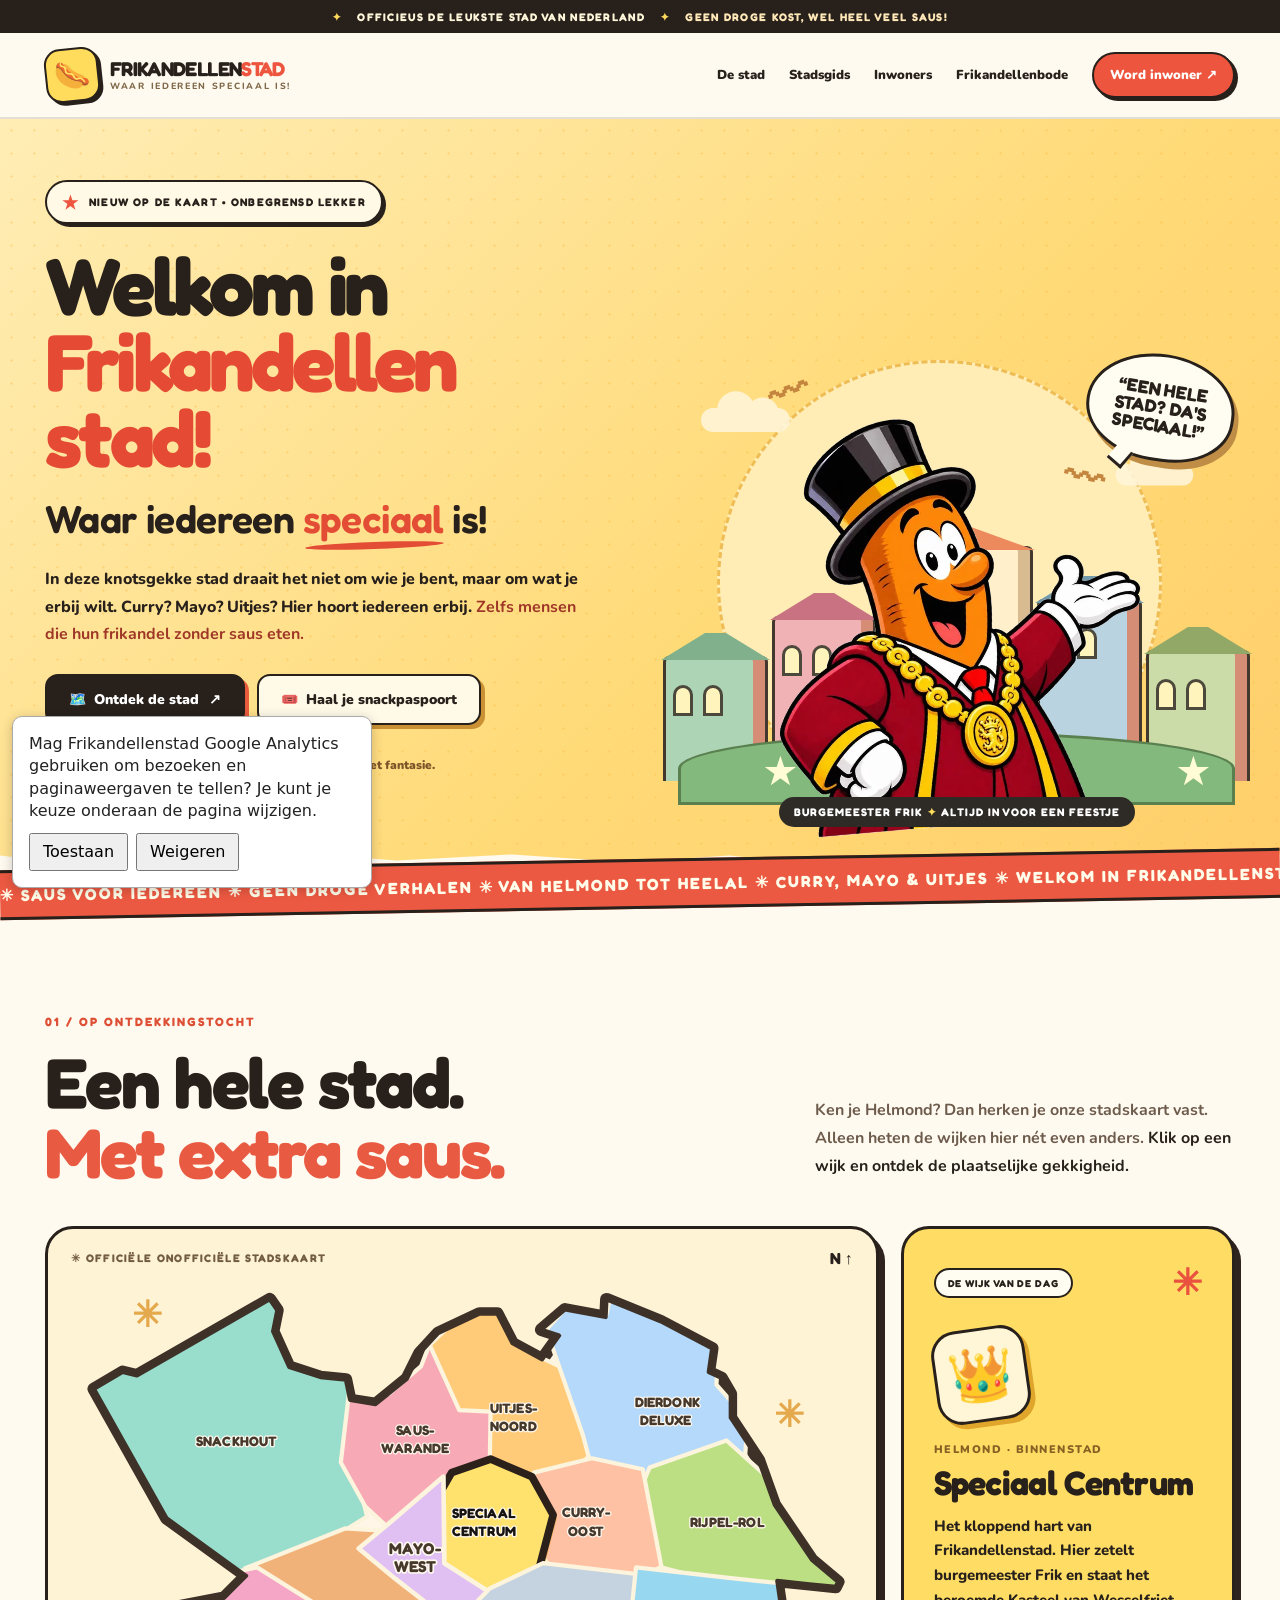
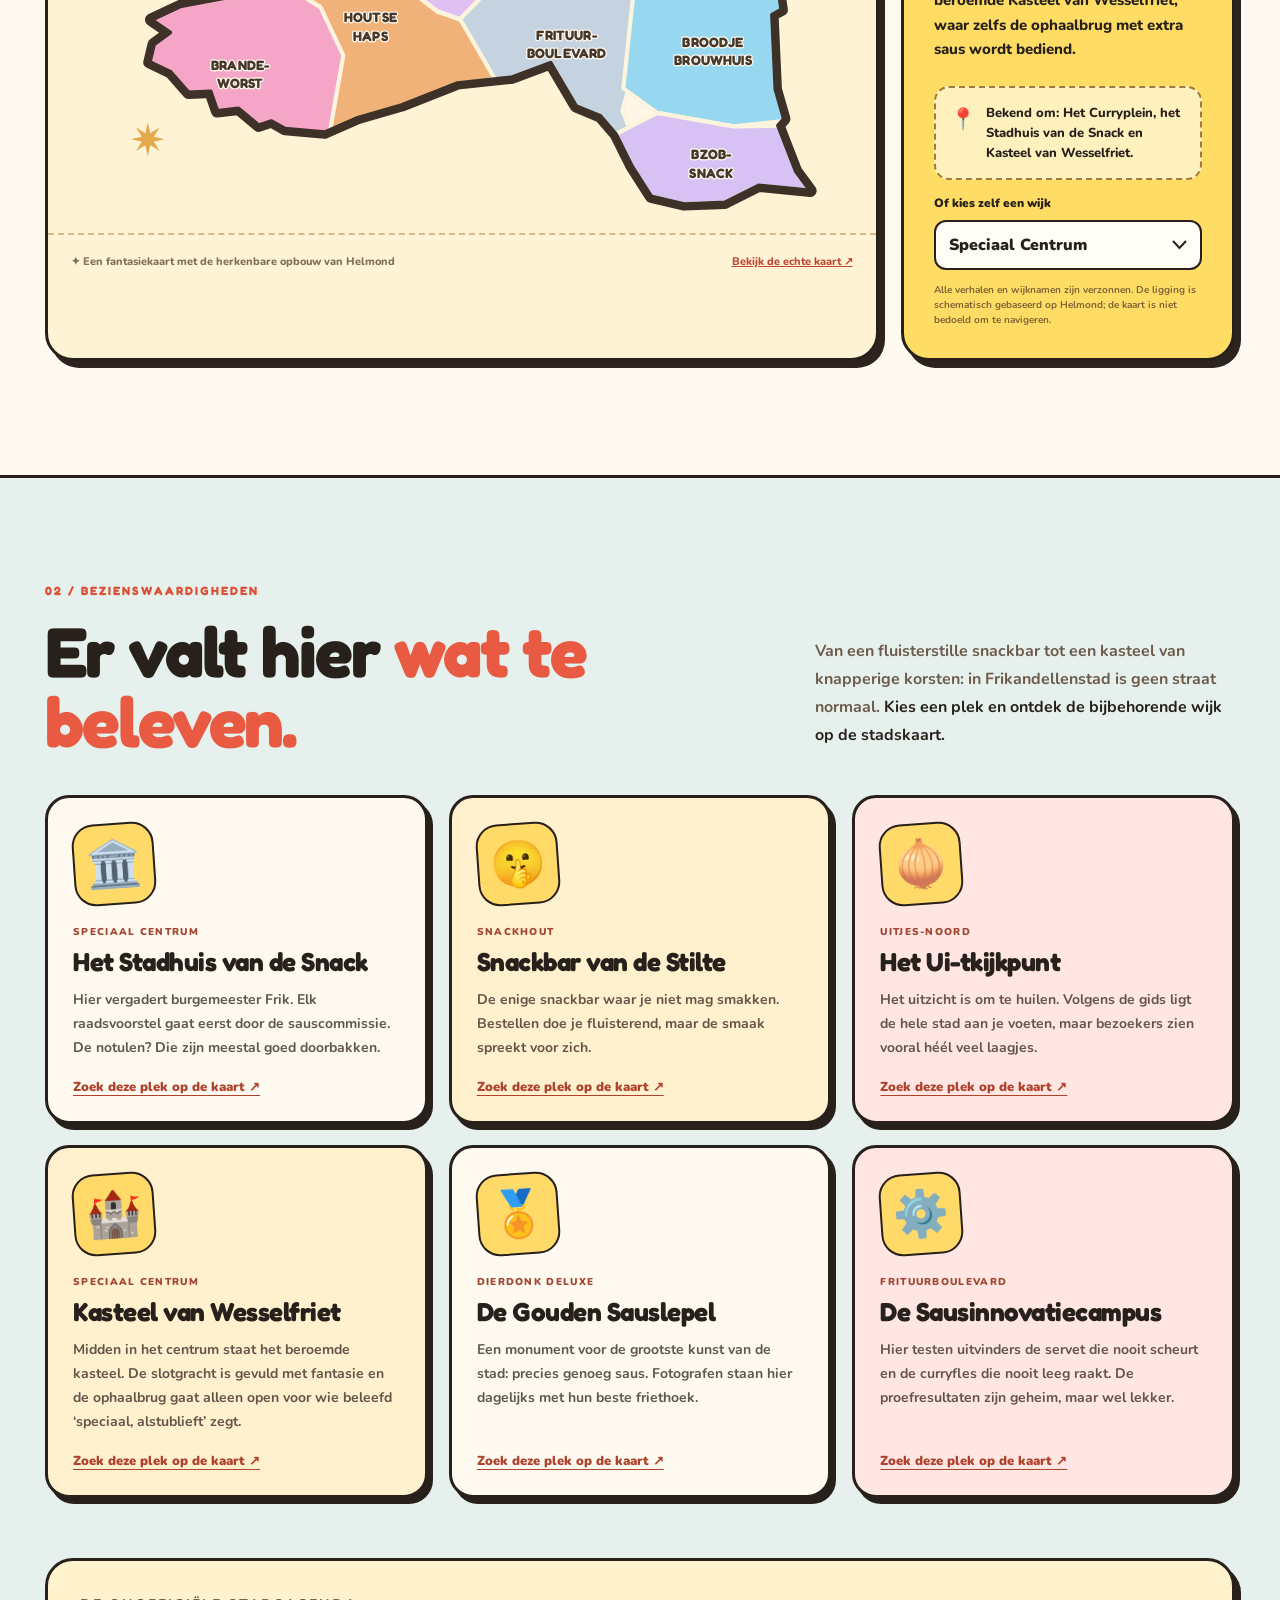
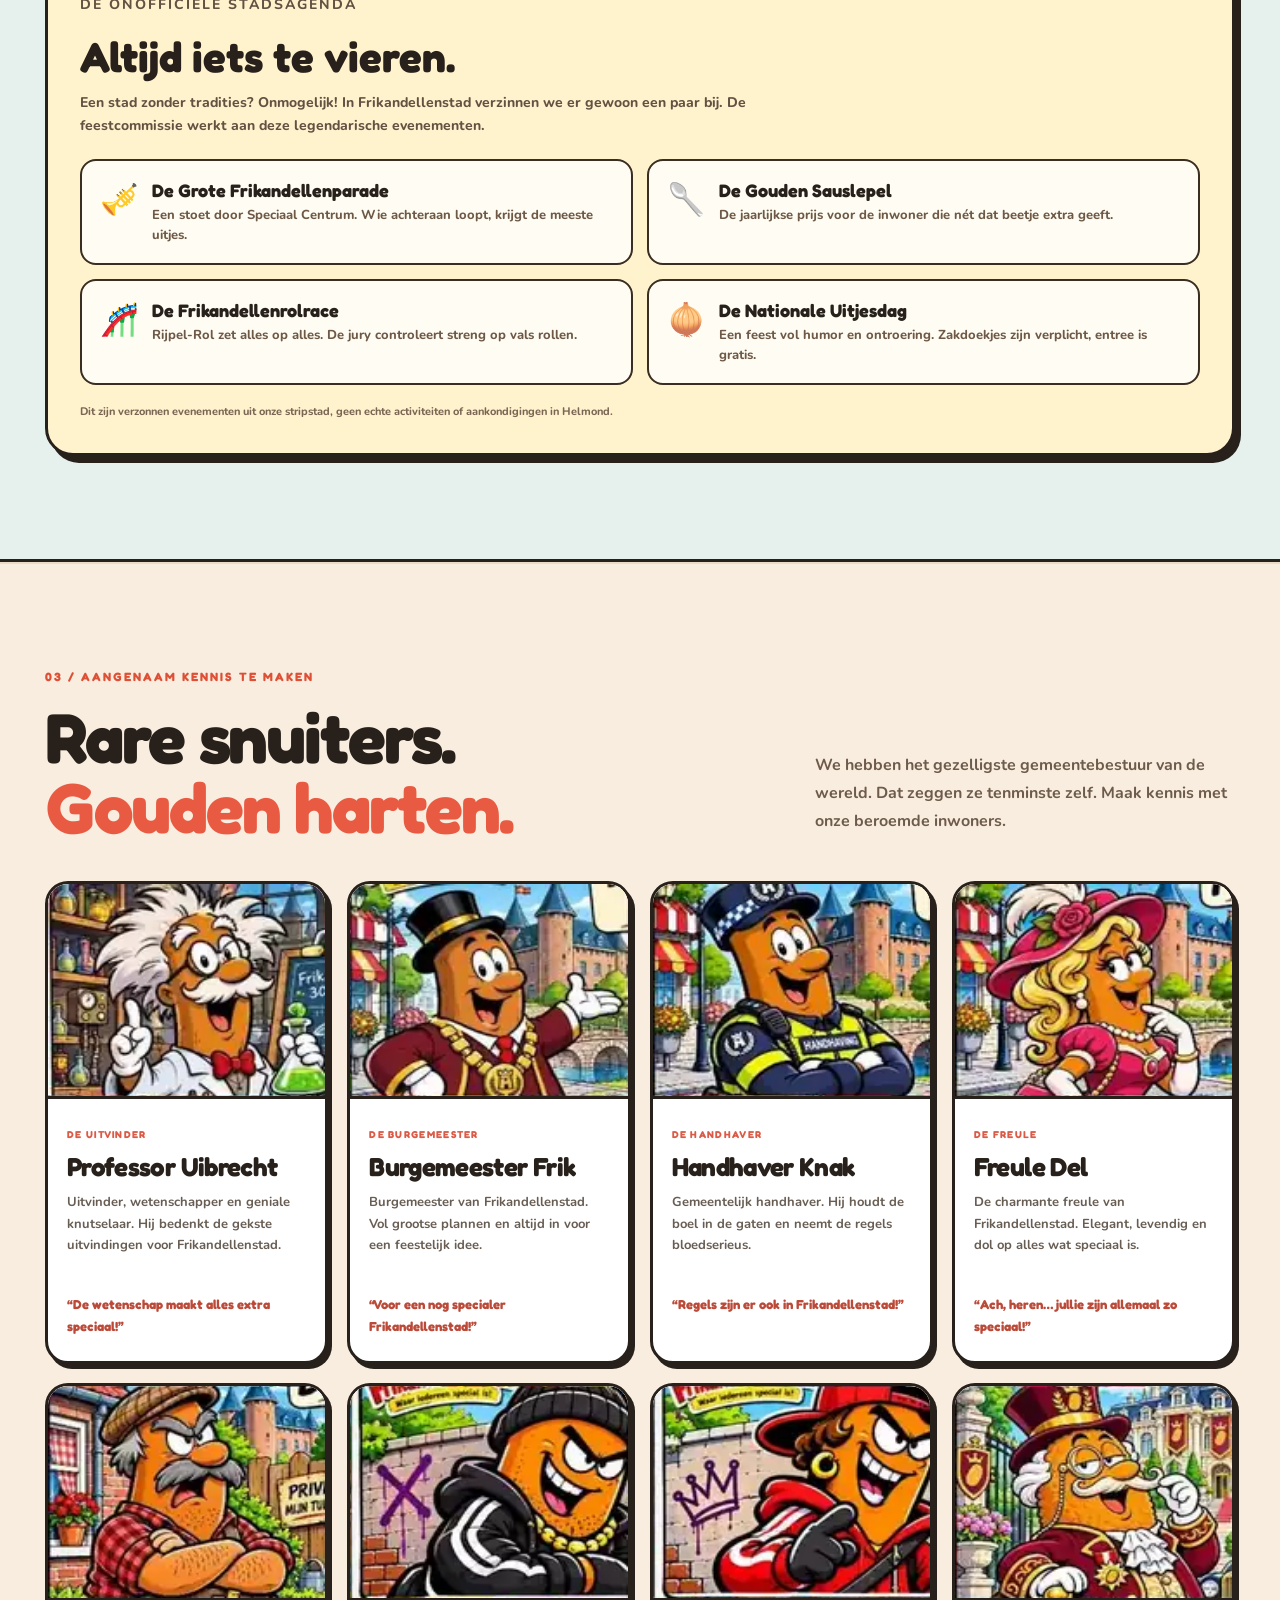
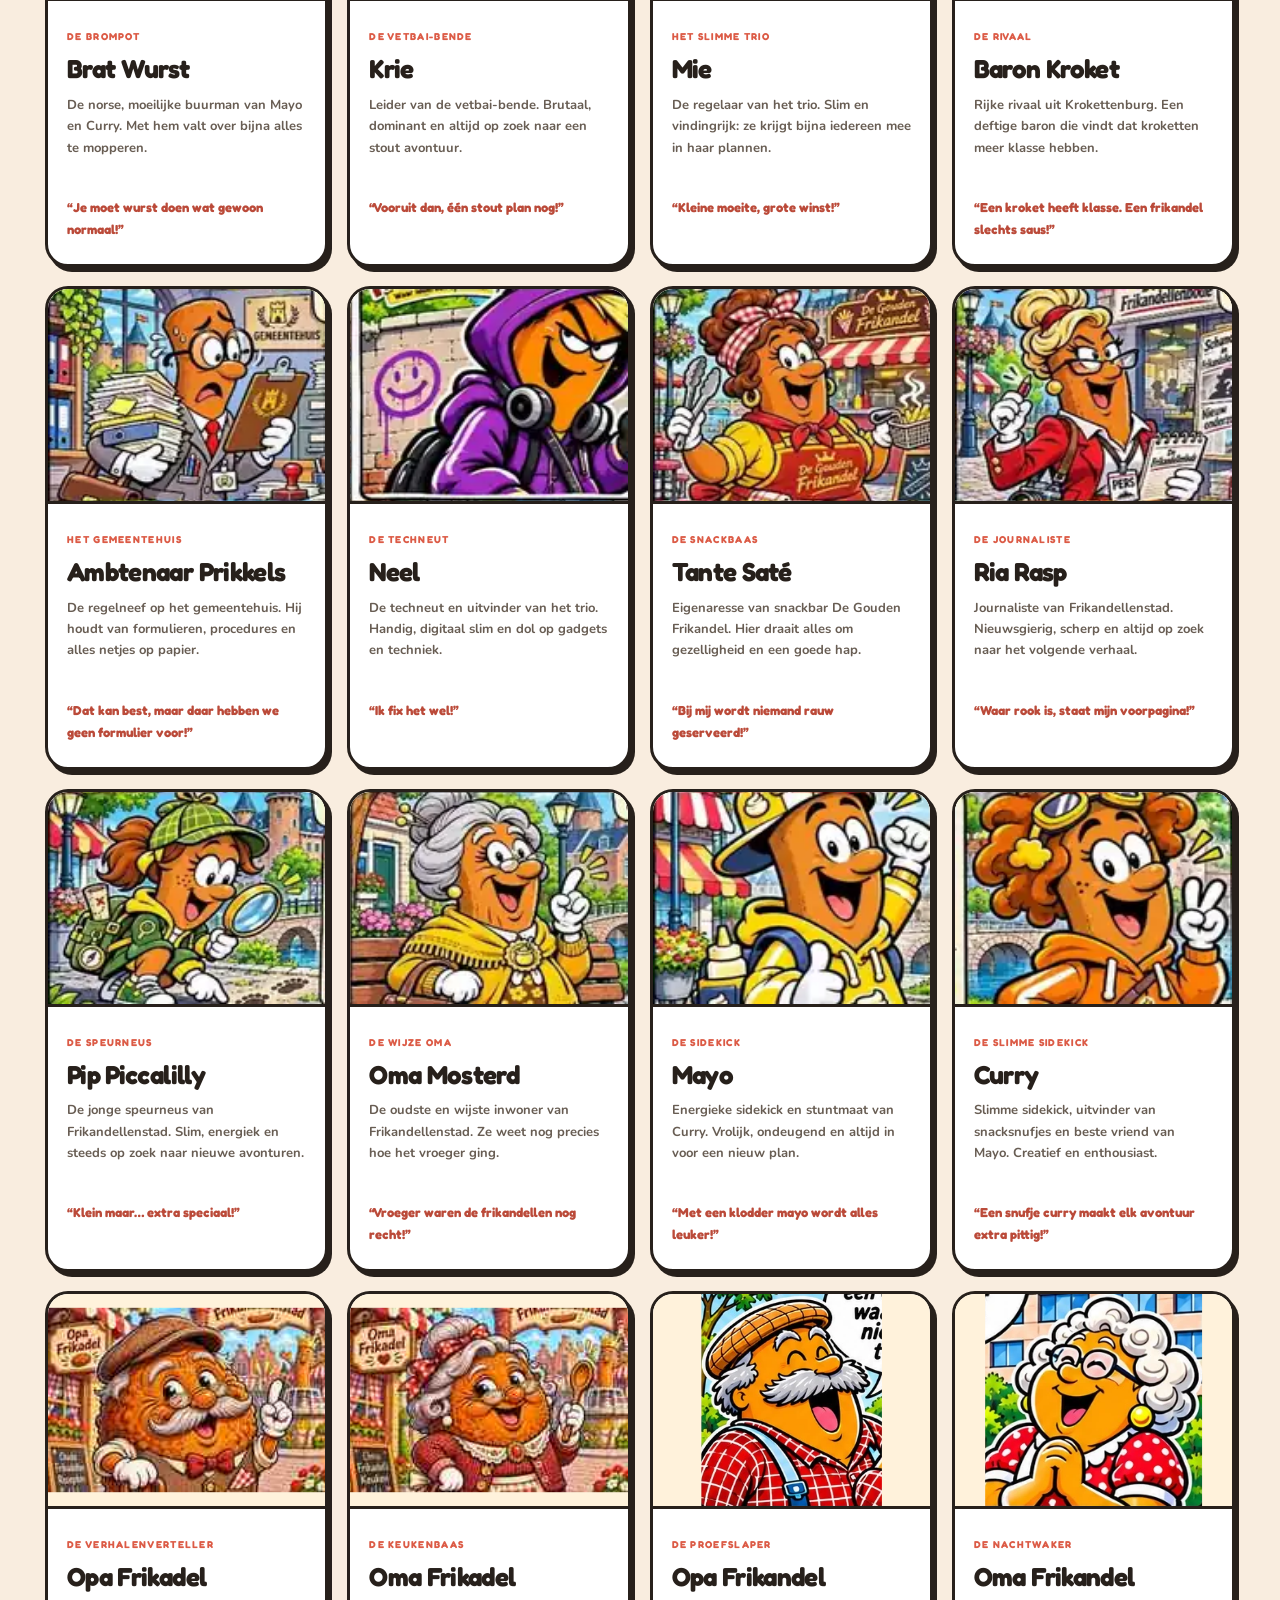
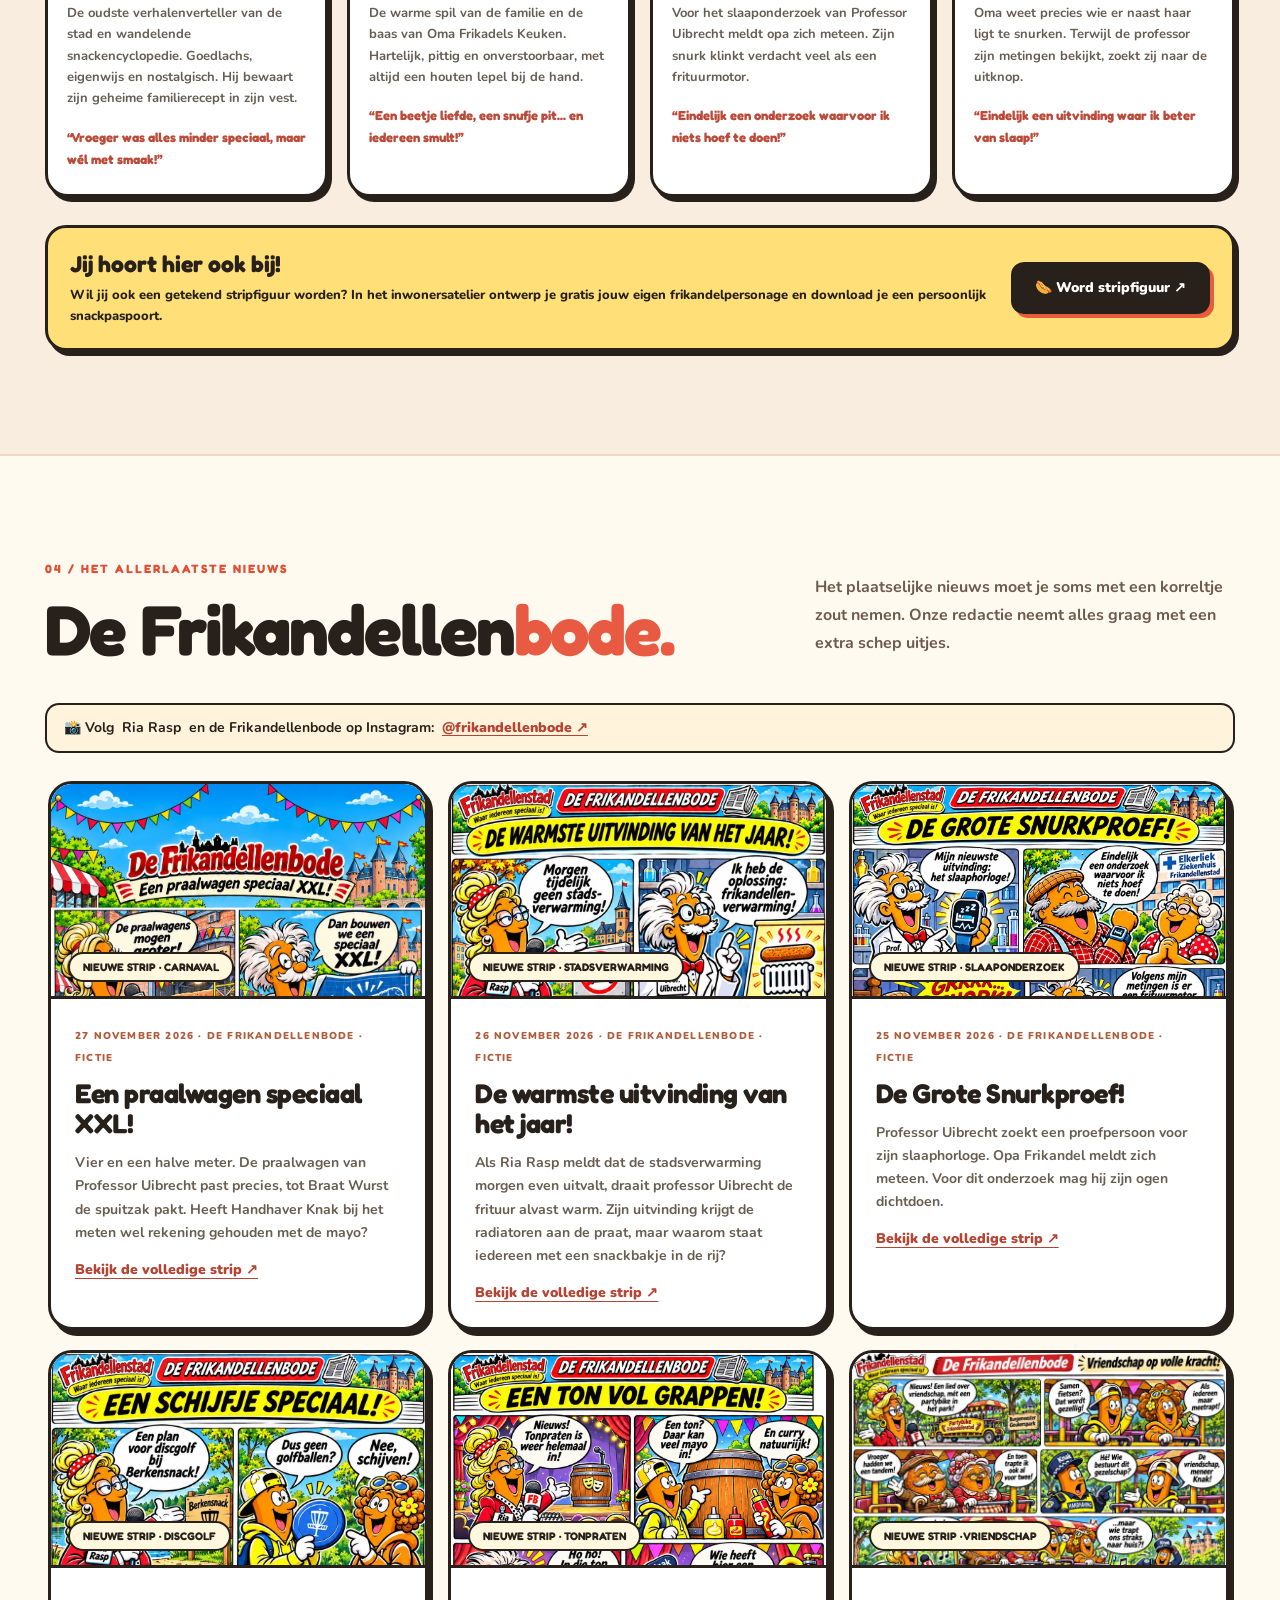
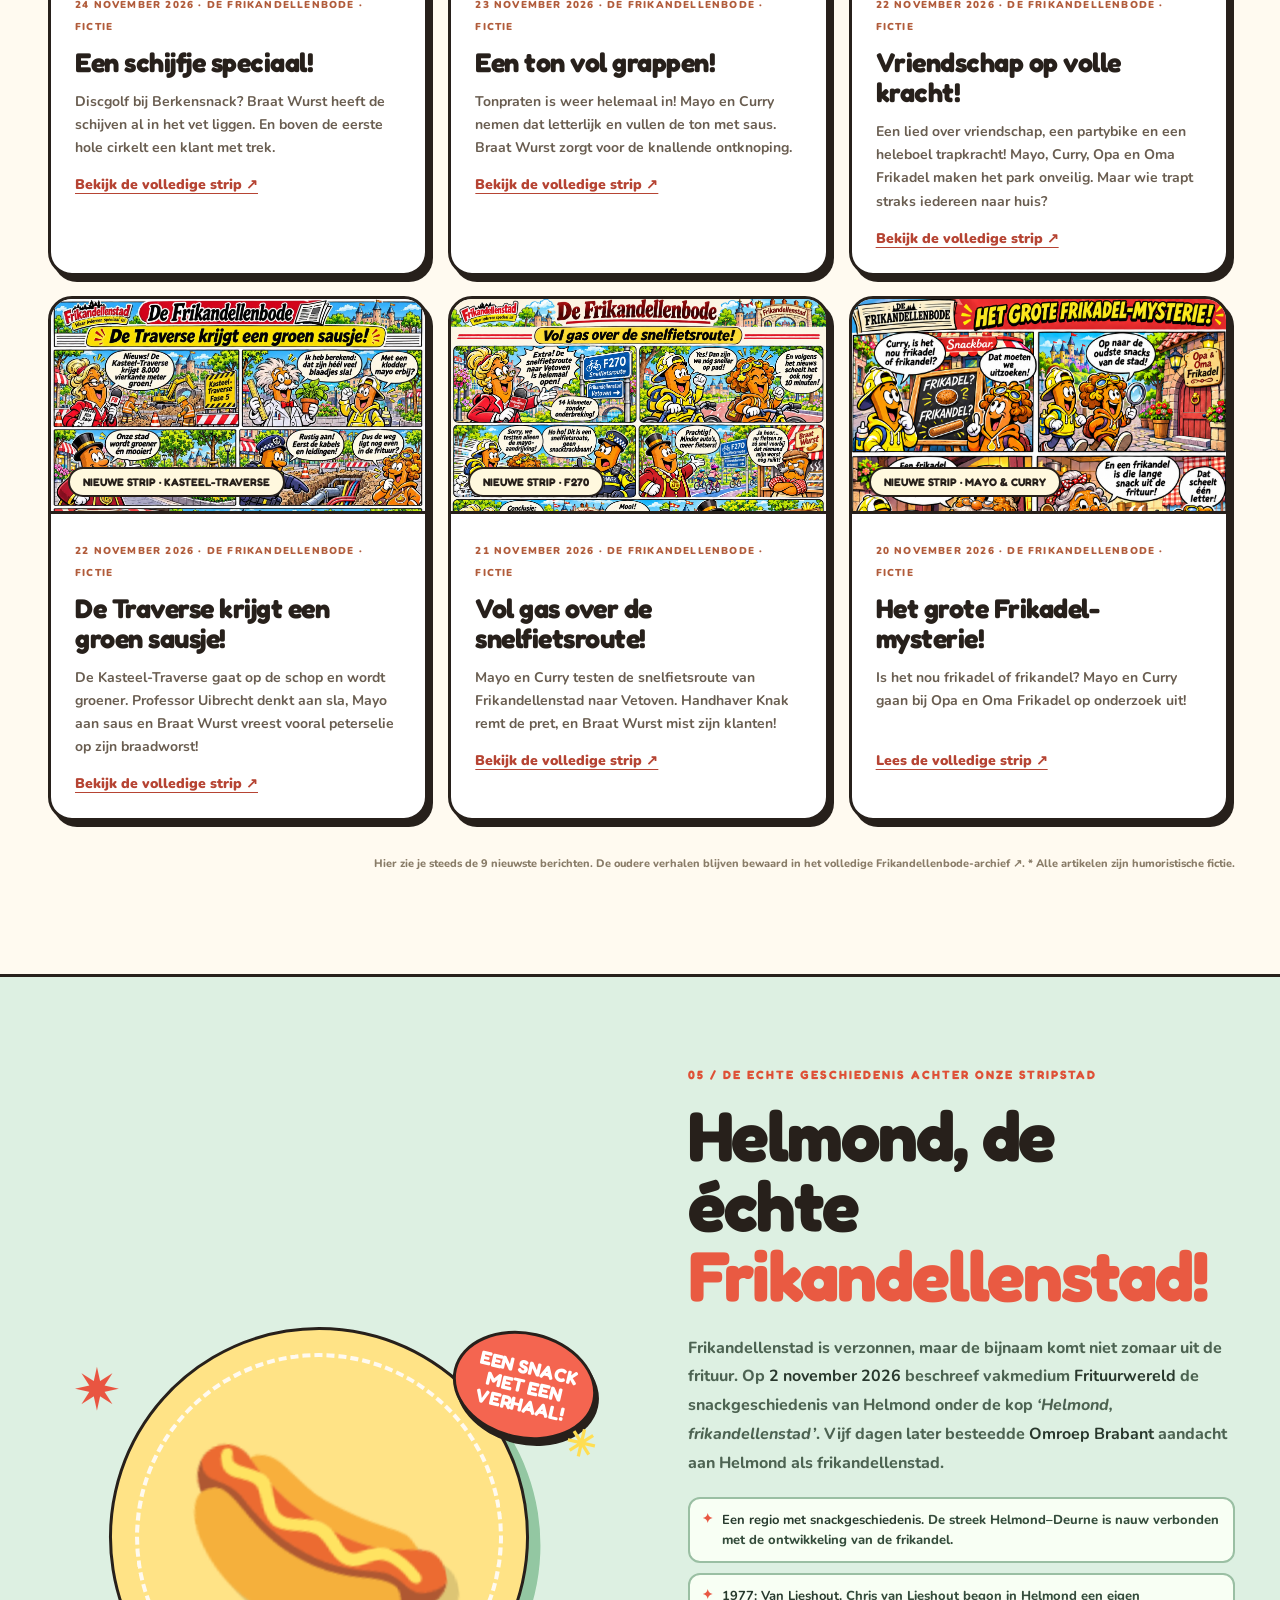
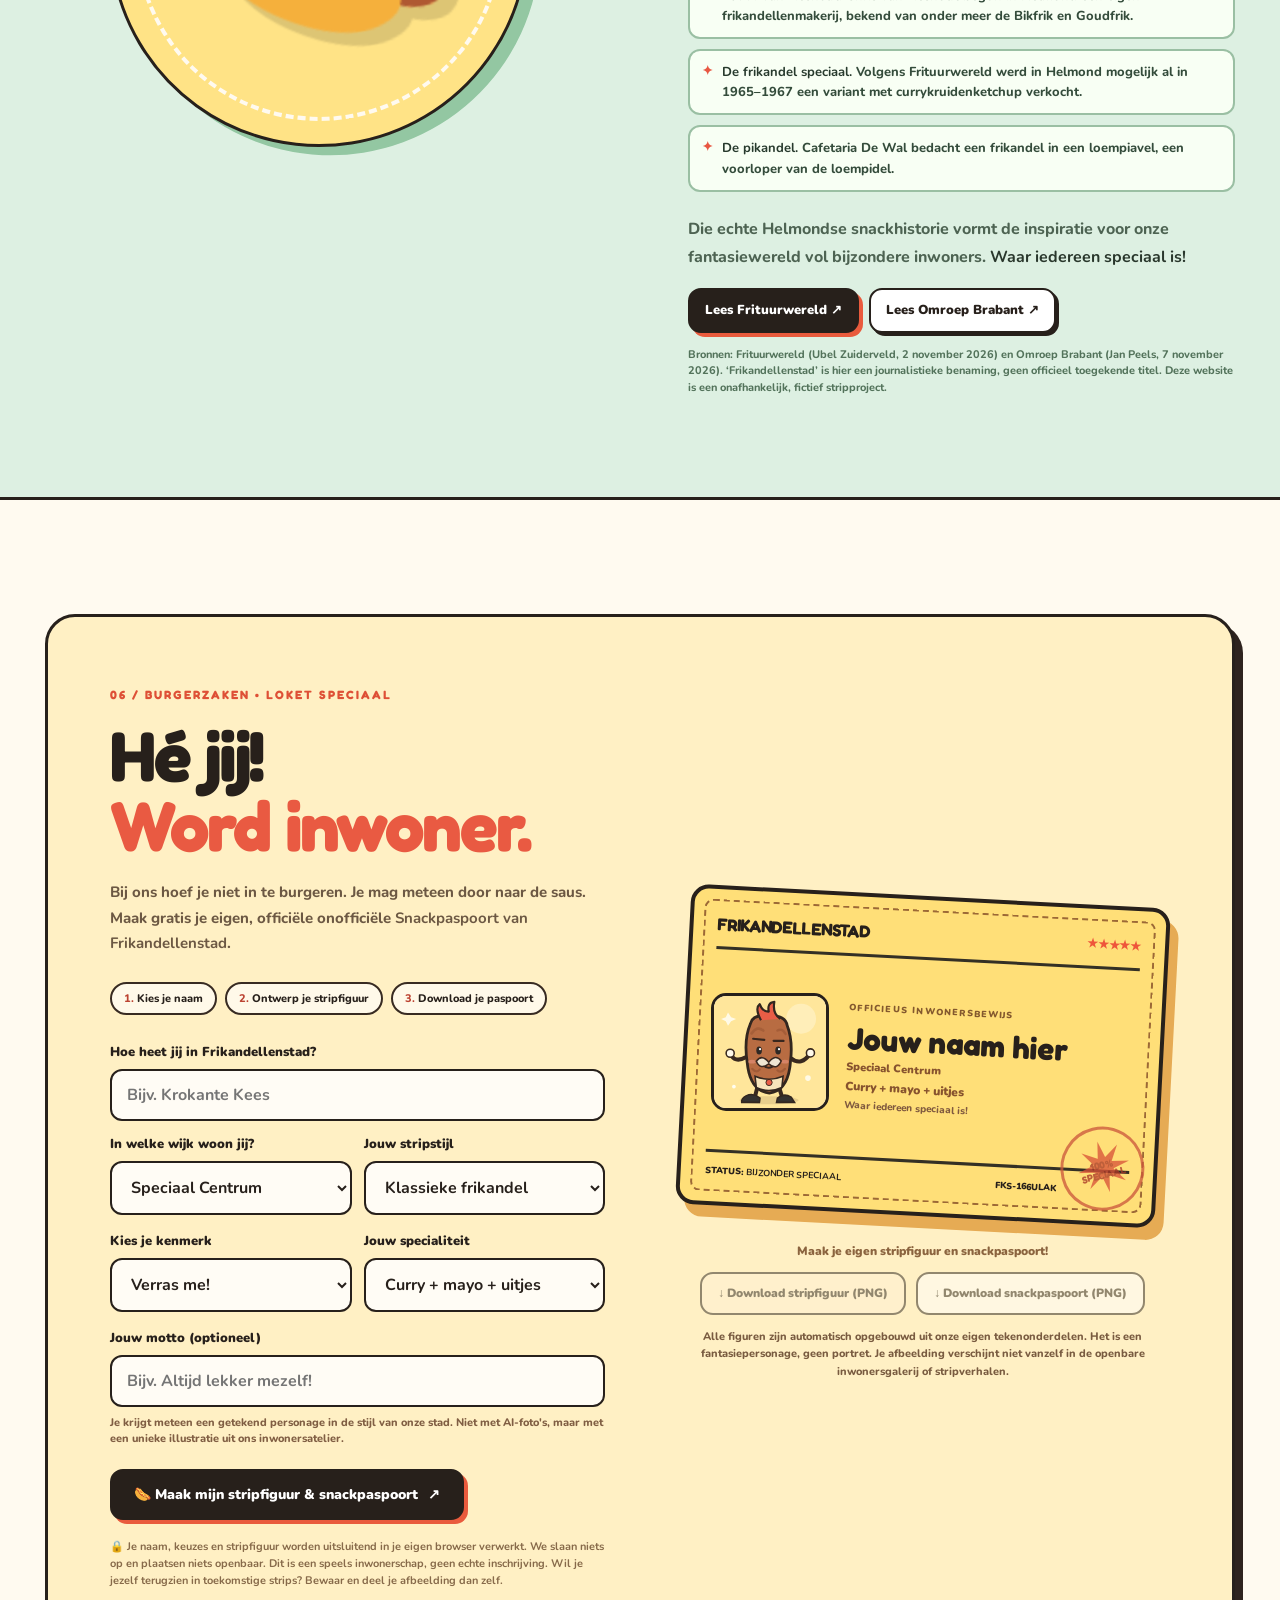
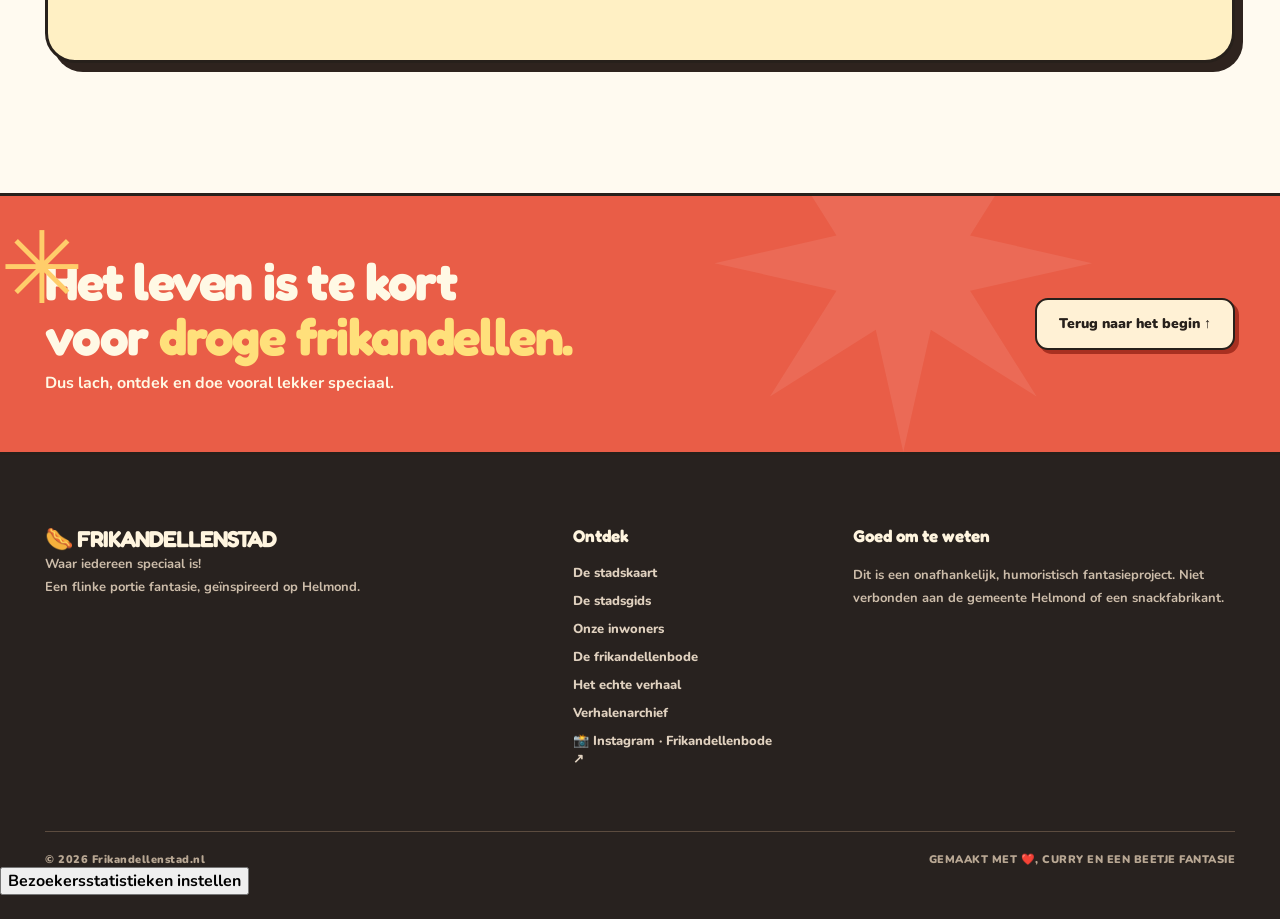
<file: index.html>
<!doctype html>
<html lang="nl">
<head>
  <meta charset="utf-8">
  <meta name="viewport" content="width=device-width, initial-scale=1">
  <meta name="theme-color" content="#fff5d9">
  <meta name="description" content="Ontdek Frikandellenstad, de fictieve stripstad geïnspireerd op Helmond. Lees de Frikandellenbode, ontmoet burgemeester Frik en maak je eigen stripfiguur.">
  <meta name="robots" content="index,follow">
  <link rel="canonical" href="https://frikandellenstad.nl/">
  <meta name="twitter:card" content="summary">
  <meta name="twitter:title" content="Frikandellenstad – Waar iedereen speciaal is!">
  <meta name="twitter:description" content="Ontdek de fictieve stripstad vol grappige inwoners, verhalen en een persoonlijk snackpaspoort.">
  <meta property="og:type" content="website">
  <meta property="og:locale" content="nl_NL">
  <meta property="og:site_name" content="Frikandellenstad">
  <meta property="og:title" content="Frikandellenstad – Waar iedereen speciaal is!">
  <meta property="og:description" content="Een knotsgekke stripstad met een hart van curry, mayo en uitjes. Ontdek de stadsgids, fictieve evenementen en het laatste stadsnieuws.">
  <meta property="og:url" content="https://frikandellenstad.nl/">
  
  
  
  <link rel="preconnect" href="https://fonts.googleapis.com">
  <link rel="preconnect" href="https://fonts.gstatic.com" crossorigin>
  <link href="https://fonts.googleapis.com/css2?family=Fredoka:wght@400;500;600;700&family=Nunito:wght@400;600;700;800;900&display=swap" rel="stylesheet">
  <style>
:root{--ink:#27201b;--muted:#6f6254;--cream:#fffaf0;--paper:#fff6e1;--yellow:#ffdc5b;--orange:#fdad58;--red:#ed553f;--pink:#ffbfd0;--blue:#b8e2e5;--line:#2d251e;--radius:28px;--shadow:6px 7px 0 #2e231e;--font-display:'Fredoka','Trebuchet MS',sans-serif;--font-body:'Nunito',Arial,sans-serif}
*,*::before,*::after{box-sizing:border-box}html{scroll-behavior:smooth;scroll-padding-top:110px}body{margin:0;color:var(--ink);background:var(--cream);font-family:var(--font-body);font-weight:700;-webkit-font-smoothing:antialiased}button,input,select{font:inherit}button,a,select,input{touch-action:manipulation}button{cursor:pointer}a{color:inherit;text-decoration:none}a:focus-visible,button:focus-visible,input:focus-visible,select:focus-visible,[role=button]:focus-visible{outline:4px solid #457ded;outline-offset:4px}h1,h2,h3,p{margin-top:0}.shell{width:min(1190px,calc(100% - 56px));margin-inline:auto}.skip-link{position:absolute;z-index:1000;top:-70px;left:8px;background:white;padding:12px 16px;border:2px solid black}.skip-link:focus{top:8px}.announcement{min-height:33px;display:flex;align-items:center;justify-content:center;gap:15px;background:var(--ink);color:#fff5d9;font:700 11px var(--font-display);letter-spacing:1.3px;text-align:center;padding:7px 15px}.announcement span{color:var(--yellow)}.announcement-extra{color:#ffe8b8!important}.site-header{position:sticky;top:0;z-index:100;background:#fffaf1eF;border-bottom:2px solid #2d241a20;backdrop-filter:blur(14px)}.nav-wrap{display:flex;align-items:center;justify-content:space-between;gap:22px;min-height:84px}.brand{display:flex;align-items:center;gap:11px;flex-shrink:0}.brand-icon{display:grid;place-items:center;width:54px;height:54px;background:var(--yellow);border:2px solid var(--ink);border-radius:16px;box-shadow:3px 3px 0 var(--ink);font-size:29px;transform:rotate(-6deg)}.brand-type{display:flex;flex-direction:column;gap:1px}.brand-type strong{font:700 20px/1 var(--font-display);letter-spacing:-.65px}.brand-type strong span{color:var(--red)}.brand-type small{font:800 9px var(--font-body);letter-spacing:1.7px;color:#806948}.main-nav{display:flex;align-items:center;gap:24px}.main-nav>a{font-size:13px;font-weight:900;white-space:nowrap;transition:transform .2s}.main-nav>a:hover{transform:translateY(-2px);color:var(--red)}.main-nav>a.nav-cta{background:var(--red);color:white;padding:12px 16px;border-radius:50px;border:2px solid var(--ink);box-shadow:3px 3px 0 var(--ink)}.main-nav>a.nav-cta:hover{color:white}.menu-toggle{display:none;background:transparent;border:none;width:44px;height:44px}.menu-toggle span{display:block;height:3px;background:var(--ink);margin:6px;border-radius:5px}.hero{background:linear-gradient(135deg,#ffedb5 0%,#ffda77 60%,#ffcf6b 100%);position:relative;overflow:hidden;padding:61px 0 0}.hero::before{content:'';position:absolute;inset:0;background-image:radial-gradient(#f9ba42 1.2px,transparent 1.2px);background-size:23px 23px;opacity:.33;pointer-events:none}.hero-grid{display:grid;grid-template-columns:1fr .95fr;align-items:center;gap:4%;position:relative;z-index:2;min-height:550px}.hero-copy{position:relative;z-index:5;padding-bottom:68px}.eyebrow{display:inline-flex;align-items:center;gap:10px;background:#fff9e6;border:2px solid var(--ink);border-radius:100px;padding:9px 15px;font:700 11px var(--font-display);letter-spacing:1.15px;box-shadow:3px 3px 0 var(--ink)}.eyebrow-star{color:var(--red);font-size:18px}.hero h1{font:700 clamp(52px,6.3vw,87px)/.94 var(--font-display);letter-spacing:-3.2px;margin:24px 0 10px;position:relative}.hero h1>span{display:inline-block;color:#e54a34;letter-spacing:-3.8px}.hero h1 em{font-style:normal;color:#e54a34;display:block}.hero-slogan{font:600 clamp(25px,3.1vw,39px)/1.18 var(--font-display);margin:21px 0 18px;letter-spacing:-.6px}.hero-slogan span{position:relative;color:#e44d35;white-space:nowrap}.hero-slogan span::after{content:'';position:absolute;bottom:-7px;left:2px;right:0;height:7px;background:#e44d35;border-radius:60%;transform:rotate(-2deg)}.hero-text{font:800 16px/1.7 var(--font-body);max-width:540px;margin:24px 0}.hero-text strong{color:#9f3728}.hero-buttons{display:flex;flex-wrap:wrap;gap:12px;margin-top:26px}.btn{display:inline-flex;align-items:center;justify-content:center;gap:10px;padding:15px 22px;border:2px solid var(--ink);border-radius:13px;font:900 14px var(--font-body);transition:transform .17s,box-shadow .17s;white-space:normal;line-height:1.25;text-align:center}.btn:hover{transform:translate(-1px,-3px);box-shadow:5px 7px 0 var(--ink)}.btn-dark{background:var(--ink);color:white;box-shadow:4px 4px 0 #e95b3d}.btn-light{background:#fff9e8;color:var(--ink);box-shadow:4px 4px 0 #c99134}.btn-cream{background:#fff1d5;color:var(--ink);box-shadow:4px 4px 0 #a83021}.btn-outline{background:white;color:var(--ink);box-shadow:3px 3px 0 var(--ink)}.btn:disabled{opacity:.5;cursor:not-allowed;box-shadow:none}.btn:disabled:hover{transform:none;box-shadow:none}.hero-note{color:#7b5429;font-size:12px;margin-top:22px;font-weight:900}.hero-note span{color:var(--red);font-size:22px;margin-right:5px}.hero-art{height:500px;align-self:end;position:relative;isolation:isolate}.sun-disc{position:absolute;width:445px;height:445px;border-radius:50%;background:#ffedb5;left:7%;top:3%;border:3px dashed #efbd55}.cloud{position:absolute;background:#fff5d8;width:111px;height:30px;border-radius:50px;opacity:.9}.cloud::before,.cloud::after{content:'';position:absolute;background:#fff5d8;border-radius:50%}.cloud::before{width:47px;height:47px;left:20px;bottom:4px}.cloud::after{width:40px;height:40px;right:14px;bottom:3px}.cloud-one{top:60px;left:12px;transform:scale(.8)}.cloud-two{top:115px;right:25px;transform:scale(.7)}.speech-bubble{position:absolute;right:0;top:9px;z-index:8;background:#fffdf1;transform:rotate(9deg);border:3px solid var(--ink);border-radius:50% 50% 44% 48%;padding:24px 25px;font:700 18px/.99 var(--font-display);text-align:center;box-shadow:5px 6px 0 #bf8d45}.speech-bubble::after{content:'';position:absolute;bottom:-13px;left:30px;transform:rotate(32deg);background:#fffdf1;border-right:3px solid var(--ink);border-bottom:3px solid var(--ink);width:18px;height:20px}.mini-bird{position:absolute;font-size:40px;color:#c4853f;z-index:1}.bird-a{top:22px;left:90px;transform:rotate(-20deg)}.bird-b{top:107px;right:132px;transform:rotate(12deg)}.townscape{position:absolute;z-index:1;bottom:64px;left:-15px;right:-15px;height:223px;display:flex;align-items:flex-end;gap:4px}.house{position:relative;border:3px solid #42382d;border-bottom:0;border-radius:6px 6px 0 0;flex:1;height:140px;background:#f2b497;box-shadow:inset -12px 0 0 #d68d75}.house::before{content:'';position:absolute;left:-5px;right:-5px;top:-26px;border-left:44px solid transparent;border-right:44px solid transparent;border-bottom:27px solid #c95d4a}.house i{display:inline-block;position:relative;margin:26px 3px 0 7px;width:20px;height:31px;border:3px solid #4c483c;border-radius:10px 10px 0 0;background:#fff4bc}.house-1{height:125px;background:#add4b5}.house-1::before{border-bottom-color:#80b18c}.house-2{height:165px;background:#f0b2b4}.house-2::before{border-bottom-color:#c87282}.house-3{height:235px;flex:1.5;background:#fff0cb;box-shadow:inset -12px 0 #d8bb90}.house-3::before{border-left-width:75px;border-right-width:75px;border-bottom-color:#ed8a5d}.house-3 b{display:block;text-align:center;font:700 12px var(--font-display);margin:12px}.house-4{height:182px;background:#bad3e0}.house-4::before{border-bottom-color:#7299aa}.house-5{height:131px;background:#cbdca9}.house-5::before{border-bottom-color:#92a866}.mayor-illustration{position:absolute;z-index:4;bottom:17px;left:50%;transform:translateX(-50%) rotate(-5deg);height:415px;max-width:88%;overflow:visible;animation:mayor-bob 3.5s ease-in-out infinite alternate}.hero-ground{position:absolute;bottom:40px;height:73px;left:0;right:0;background:#83b97d;border:3px solid #5b8050;border-radius:100% 100% 0 0;z-index:2}.hero-ground span{color:#fffcd6;font-size:35px;position:absolute;top:14px}.hero-ground span:nth-child(1){left:15%}.hero-ground span:nth-child(2){left:65%}.hero-ground span:nth-child(3){left:90%}.art-caption{position:absolute;z-index:5;bottom:18px;left:50%;transform:translateX(-50%);white-space:nowrap;color:white;background:#2e2a25;border-radius:30px;padding:8px 15px;font:700 11px var(--font-display);letter-spacing:1px;text-align:center}.art-caption span{color:var(--yellow)}.hero-wave{height:23px;background:var(--cream);clip-path:polygon(0 44%,5% 76%,11% 48%,17% 74%,25% 40%,31% 65%,40% 39%,49% 73%,57% 44%,63% 78%,72% 40%,79% 70%,87% 43%,94% 68%,100% 40%,100% 100%,0 100%)}@keyframes mayor-bob{from{transform:translateX(-50%) rotate(-5deg) translateY(0)}to{transform:translateX(-50%) rotate(-2deg) translateY(-8px)}}.ticker{background:#ec5942;color:#fffce9;border-block:3px solid var(--ink);transform:rotate(-1deg);margin-top:-9px;position:relative;z-index:3;overflow:hidden}.ticker-track{white-space:nowrap;min-width:150%;animation:marquee 31s linear infinite;font:700 16px var(--font-display);letter-spacing:2px;padding:12px 0}@keyframes marquee{to{transform:translateX(-42%)}}.section{padding-top:105px;padding-bottom:103px}.section-head{display:grid;grid-template-columns:1.2fr .7fr;align-items:end;gap:50px;margin-bottom:38px}.section-kicker{font:700 12px var(--font-display);letter-spacing:2px;color:#de5036;margin:0 0 19px}.section-head h2,.history-copy h2,.passport-copy h2{font:700 clamp(43px,5.5vw,72px)/.99 var(--font-display);letter-spacing:-2.1px;margin:0}.section-head h2 span,.history-copy h2 span,.passport-copy h2 span{color:#e95a42}.section-intro{font-size:16px;line-height:1.75;color:#6d5b4c;margin:0 0 8px}.section-intro strong{color:var(--ink)}.map-section{padding-bottom:114px}.map-layout{display:grid;grid-template-columns:minmax(0,1.62fr) minmax(280px,.65fr);gap:22px;align-items:stretch}.map-board{border:3px solid var(--ink);box-shadow:var(--shadow);border-radius:var(--radius);background:#fff3d6;overflow:hidden;min-width:0}.map-top,.map-bottom{display:flex;align-items:center;justify-content:space-between;gap:12px;padding:19px 23px}.map-top{padding-bottom:5px}.map-stamp{font:700 11px var(--font-display);letter-spacing:1.3px;color:#725d42}.map-compass{font:800 16px var(--font-display)}.city-map{display:block;width:100%;height:auto;padding:0 6px;max-height:560px;overflow:visible}.city-outline-fill{fill:#fff6e7;stroke:#3d3128;stroke-width:15;stroke-linejoin:round}.city-outline{fill:none;stroke:#3d3128;stroke-width:5;stroke-linejoin:round}.wijk{cursor:pointer;outline:none;transition:filter .2s;transform-origin:center}
/* Mayo-West: iets grotere wijk, met duidelijk leesbare naam boven Houtse Haps. */
.wijk[data-id="west"]{transform-box:fill-box;transform-origin:center;transform:scale(1.09)}
.wijk[data-id="west"] text{font-size:17px;stroke-width:3.6px}
.wijk path{stroke:#fdf4dd;stroke-width:5;stroke-linejoin:round;transition:stroke-width .2s,filter .2s}.wijk text{font:700 16px var(--font-display);pointer-events:none;fill:#46392c;stroke:#fff9ef;stroke-width:3px;paint-order:stroke fill;text-anchor:middle;letter-spacing:.2px}.wijk .sub-label{font:800 11px var(--font-body);fill:#7b5c3d;stroke-width:2px}.wijk:hover path,.wijk:focus-visible path{stroke:#ed5137;stroke-width:8}.wijk.active path{stroke:#2b211a;stroke-width:9;filter:drop-shadow(0 4px 0 #f3a83688)}.wijk.active text{fill:#171310}.map-deco{font:700 42px var(--font-display);fill:#e5a94d}.map-bottom{border-top:2px dashed #d7b987;font-size:11px;font-weight:800;color:#806e57;gap:18px}.map-bottom a{color:#be4834;text-decoration:underline;white-space:nowrap}.wijk-aside{background:#ffdd64;border:3px solid var(--ink);border-radius:var(--radius);box-shadow:var(--shadow);padding:30px;display:flex;flex-direction:column;align-items:flex-start}.aside-top{display:flex;width:100%;justify-content:space-between;align-items:center}.badge-mini{background:#fffdf1;border:2px solid var(--ink);border-radius:50px;padding:7px 12px;font:700 10px var(--font-display);letter-spacing:.9px}.aside-spark{font-size:36px;color:#e9523e}.wijk-emoji{display:grid;place-items:center;background:#fff6d8;border:3px solid var(--ink);border-radius:25px;width:94px;height:94px;font-size:53px;margin:20px 0;transform:rotate(-8deg);box-shadow:4px 5px 0 #dfa62b}.wijk-real{text-transform:uppercase;letter-spacing:1.5px;font:900 11px var(--font-body);color:#876024}.wijk-aside h3{font:700 34px/1.05 var(--font-display);letter-spacing:-.7px;margin:8px 0 13px}.wijk-aside>p:not(.map-disclaimer){font:800 15px/1.65 var(--font-body)}.wijk-fact{display:flex;gap:10px;padding:15px 14px;background:#fff1bd;border:2px dashed #a17a35;border-radius:15px;font:800 13px/1.55 var(--font-body);width:100%;margin:9px 0 15px}.wijk-fact>span:first-child{font-size:21px}.wijk-picker{width:100%;margin-top:auto}.wijk-picker label{display:block;font:900 12px var(--font-body);margin-bottom:9px}.wijk-picker select{appearance:none;width:100%;border:2px solid var(--ink);border-radius:12px;background:#fffdf5;padding:12px 36px 12px 13px;color:var(--ink);background-image:url("data:image/svg+xml,%3Csvg xmlns='http://www.w3.org/2000/svg' width='15' height='10'%3E%3Cpath d='m1 1 6.5 7 6.5-7' fill='none' stroke='%2327201b' stroke-width='2'/%3E%3C/svg%3E");background-position:right 13px center;background-repeat:no-repeat;font-weight:900}.map-disclaimer{margin:13px 0 0;font-size:10px;line-height:1.5;color:#816537}.residents-section{background:#f9eddf;border-block:2px solid #eadaca}.resident-grid{display:grid;grid-template-columns:repeat(4,minmax(0,1fr));gap:19px}.resident-card{background:white;border:3px solid var(--ink);border-radius:23px;box-shadow:4px 5px 0 var(--ink);overflow:hidden;min-width:0;transition:transform .2s}.resident-card:hover{transform:translateY(-6px)}.resident-figure{height:215px;position:relative;display:grid;place-items:center;overflow:hidden;border-bottom:3px solid var(--ink)}.resident-a .resident-figure{background:#ffa79c}.resident-b .resident-figure{background:#ffdb72}.resident-c .resident-figure{background:#b9ddba}.resident-d .resident-figure{background:#b6d9f3}.resident-figure::before{content:'';position:absolute;border:3px dashed #fff9;inset:20px;border-radius:50%;transform:scale(.86)}.resident-avatar{font-size:100px;filter:drop-shadow(5px 12px 0 #0002);transform:rotate(-12deg);transition:transform .2s}.resident-card:hover .resident-avatar{transform:rotate(7deg) scale(1.12)}.resident-top{position:absolute;top:15px;right:20px;font-size:39px;z-index:2;transform:rotate(13deg)}.resident-squiggle{position:absolute;bottom:9px;left:23px;font-size:40px;color:#fff}.resident-content{padding:23px 19px 24px}.resident-role{font:700 10px var(--font-display);letter-spacing:1.3px;color:#dc5b46}.resident-content h3{font:700 26px/1.1 var(--font-display);margin:9px 0 11px;letter-spacing:-.65px}.resident-content p{font:700 13px/1.65 var(--font-body);color:#685d53;min-height:85px;margin-bottom:16px}.resident-quote{font:700 13px var(--font-display);color:#bb4a39}.news-grid-scroll{width:100%;max-width:100%;overflow-x:auto;overflow-y:hidden;padding:3px 6px 14px 3px;-webkit-overflow-scrolling:touch;scrollbar-width:thin}.news-grid-hint{display:none;color:var(--muted);font-size:13px;margin:0 0 10px}.news-grid{display:grid;grid-template-columns:repeat(3,minmax(0,1fr));gap:20px}.news-grid>.news-card:nth-of-type(n+10){display:none}.news-card{border:3px solid var(--ink);background:#fff;border-radius:24px;overflow:hidden;box-shadow:5px 6px 0 #27201b}.news-image{position:relative;display:grid;place-items:center;height:215px;border-bottom:3px solid var(--ink);overflow:hidden}.news-image::before{content:'';position:absolute;width:180px;height:180px;border:3px dashed #fff9;border-radius:50%;transform:rotate(24deg)}.news-a{background:#fbc977}.news-b{background:#b9d7bc}.news-c{background:#ffc0cc}.news-art{font-size:113px;filter:drop-shadow(6px 10px 0 #4a2d281f);transform:rotate(-10deg)}.news-tag{position:absolute;left:17px;bottom:14px;background:#fff8de;border:2px solid var(--ink);border-radius:50px;padding:6px 13px;font:700 11px var(--font-display)}.news-body{padding:24px}.news-meta{font:900 10px var(--font-body);letter-spacing:1.2px;color:#b15c3b}.news-body h3{font:700 27px/1.12 var(--font-display);margin:11px 0 13px;letter-spacing:-.5px}.news-body p{font:700 14px/1.65 var(--font-body);color:#695d50;min-height:69px}.text-link{padding:0;border:0;background:none;color:#b64433;font:900 14px var(--font-body);text-decoration:underline;text-underline-offset:4px}.text-link:hover{color:var(--ink)}.news-instagram{display:flex;flex-wrap:wrap;align-items:center;gap:5px 8px;background:#fff4db;border:2px solid var(--ink);border-radius:14px;padding:12px 17px;margin:0 0 25px;font-size:14px;line-height:1.55}.news-instagram a{color:#b64433;font-weight:900;text-decoration:underline;text-underline-offset:3px}.news-instagram a:hover{color:var(--ink)}.news-fineprint{text-align:right;font-size:11px;font-weight:800;margin:21px 0 0;color:#897c68}.history-section{background:#ddf0e2;border-block:3px solid var(--ink);overflow:hidden;padding:90px 0}.history-grid{display:grid;grid-template-columns:1fr 1fr;gap:95px;align-items:center}.history-visual{min-height:405px;position:relative;display:grid;place-items:center}.history-circle{width:min(420px,90%);aspect-ratio:1;border-radius:50%;background:#ffe386;border:3px solid var(--ink);box-shadow:10px 10px 0 #93c7a2;display:grid;place-items:center;transform:rotate(-9deg)}.history-circle::before{content:'';position:absolute;inset:23px;border:4px dashed #fffaf0;border-radius:50%}.history-plate{font-size:clamp(130px,17vw,230px);filter:drop-shadow(10px 15px 0 #0002)}.history-sticker{position:absolute;right:-4px;top:5px;background:#f46550;color:#fff;padding:22px 20px;border:3px solid var(--ink);border-radius:50%;font:700 19px/1 var(--font-display);text-align:center;transform:rotate(13deg);box-shadow:4px 5px 0 var(--ink)}.history-sticker span{position:absolute;right:-13px;bottom:-12px;font-size:36px;color:#ffde52}.history-spark{position:absolute;left:5%;top:6%;color:#e95541;font-size:58px}.history-copy h2{margin-bottom:23px}.history-copy p:not(.section-kicker){font:750 16px/1.8 var(--font-body);color:#4d6352}.history-copy p strong{color:#29372c}.history-copy .btn{margin-top:12px}.history-copy .history-source{font-size:11px!important;line-height:1.5!important;margin-top:14px;color:#53735b!important}.history-facts{margin:19px 0 23px;padding:0;list-style:none;display:grid;gap:10px}.history-facts li{position:relative;padding:11px 14px 11px 32px;background:#f8fff4;border:2px solid #9abfa3;border-radius:12px;font:750 13px/1.55 var(--font-body);color:#344c3b}.history-facts li::before{content:'✦';position:absolute;left:12px;top:10px;color:#e85742}.history-facts strong{color:#273a2d}.history-links{display:flex;gap:10px;flex-wrap:wrap}.history-links .btn{margin-top:0;padding:12px 15px;font-size:13px}.history-copy h2 span{overflow-wrap:anywhere}@media(max-width:760px){.history-links .btn{width:100%}}.passport-section{padding-top:114px;padding-bottom:130px}.passport-layout{background:#fff0c4;border:3px solid var(--ink);border-radius:30px;box-shadow:8px 9px 0 #2e231e;padding:70px 62px;display:grid;grid-template-columns:1fr 1fr;gap:70px;align-items:center}.passport-copy>p:not(.section-kicker):not(.privacy-note){font:750 15px/1.7 var(--font-body);color:#6c5843;margin:20px 0 25px}.passport-form{display:flex;flex-direction:column;gap:8px}.passport-form label{font-size:13px;font-weight:900;margin-top:6px}.passport-form input,.passport-form select{background:#fffcf5;border:2px solid var(--ink);border-radius:12px;padding:13px 15px;outline:none;min-width:0;width:100%;color:var(--ink)}.passport-form select{margin-bottom:8px}.passport-submit{align-self:flex-start;margin-top:8px}.privacy-note{font-size:11px;color:#876a4a;line-height:1.55;margin:18px 0 0}.passport-preview-wrap{display:flex;flex-direction:column;align-items:center;min-width:0}.passport-card{width:100%;max-width:480px;aspect-ratio:1.52;background:#ffdf78;position:relative;border:4px solid var(--ink);border-radius:18px;box-shadow:9px 12px 0 #e6ab54;transform:rotate(3deg);padding:24px;overflow:hidden;display:flex;flex-direction:column;justify-content:space-between}.passport-card::before{content:'';position:absolute;inset:10px;border:2px dashed #9c6936;border-radius:9px;pointer-events:none}.passport-top{display:flex;align-items:center;justify-content:space-between;gap:10px;border-bottom:3px solid #343025;padding-bottom:12px;font:700 17px var(--font-display);letter-spacing:-.3px}.passport-top span{font-size:12px;color:#ee553b}.passport-middle{display:flex;gap:18px;align-items:center;z-index:1}.passport-avatar{display:grid;place-items:center;width:102px;height:102px;flex-shrink:0;border:3px solid var(--ink);border-radius:15px;background:#fff0bb;font-size:54px;transform:rotate(-4deg)}.passport-middle>div:nth-child(2){min-width:0}.passport-middle span{font:900 9px var(--font-body);letter-spacing:1.2px;color:#84592e}.passport-middle h3{font:700 clamp(20px,2.5vw,31px)/1.1 var(--font-display);word-break:break-word;margin:9px 0 8px}.passport-middle p{font:900 12px var(--font-body);margin:0;color:#87532e}.passport-bottom{border-top:3px solid #343025;padding-top:12px;display:flex;justify-content:space-between;gap:10px;align-items:end;font:900 9px/1.4 var(--font-body);max-width:85%}.passport-bottom span:last-child{max-width:160px;text-align:right}.passport-seal{position:absolute;bottom:11px;right:9px;border:3px solid #cc583c;border-radius:50%;width:84px;height:84px;display:grid;place-items:center;font-size:55px;color:#d95338;opacity:.77;transform:rotate(-17deg)}.passport-seal small{position:absolute;font:900 10px/1 var(--font-display);text-align:center;color:#aa3928;top:30px}.passport-hint{text-align:center;color:#8b643f;font-size:12px;font-weight:900;margin:27px 0 13px}.passport-preview-wrap .btn{width:auto}.final-banner{background:#e95d47;color:#fff9e5;border-block:3px solid var(--ink);position:relative;overflow:hidden}.final-banner::before{content:'✷';position:absolute;font-size:400px;line-height:1;color:#ffffff15;right:17%;top:-110px}.final-inner{display:flex;align-items:center;justify-content:space-between;gap:30px;padding-block:58px;position:relative}.final-inner>div>span{position:absolute;font:100px var(--font-display);color:#ffcd6a;top:10px;left:-45px}.final-inner h2{font:700 clamp(33px,4vw,53px)/1.08 var(--font-display);letter-spacing:-1.2px;margin:0 0 8px}.final-inner h2 em{font-style:normal;color:#ffe07b}.final-inner p{font-size:16px;margin:0}.site-footer{background:#28221f;color:#fff5df;padding:70px 0 24px}.footer-grid{display:grid;grid-template-columns:1.2fr .55fr 1fr;gap:70px;padding-bottom:53px}.footer-logo{font:700 23px var(--font-display);letter-spacing:-1px;white-space:nowrap}.footer-brand p,.footer-grid>div:last-child p{font:700 13px/1.75 var(--font-body);color:#cdbdaa}.footer-grid h3{font:700 17px var(--font-display);margin-bottom:18px}.footer-grid a{display:block;font:800 13px var(--font-body);padding-bottom:10px;color:#e0d1bf}.footer-grid a:hover{text-decoration:underline}.footer-bottom{display:flex;justify-content:space-between;gap:10px;border-top:1px solid #5c4c3f;padding-top:20px;color:#b9a894;font:900 11px var(--font-body);letter-spacing:.5px}.story-dialog{border:3px solid var(--ink);border-radius:24px;background:#fff9eb;box-shadow:9px 10px 0 #292019;max-width:600px;width:calc(100% - 32px);padding:40px;color:var(--ink)}.story-dialog::backdrop{background:#17120cc4}.dialog-close{position:absolute;right:12px;top:10px;background:var(--yellow);border:2px solid var(--ink);border-radius:50%;font:700 27px var(--font-display);width:40px;height:40px}.story-tag{font:800 11px var(--font-body);letter-spacing:1.3px;color:#b94a37}.story-dialog h2{font:700 35px/1.12 var(--font-display);margin:14px 0 20px}.story-dialog #story-content p{font-size:15px;line-height:1.8;color:#66584c}.story-footnote{font-size:11px;color:#987968;border-top:1px solid #e7d4c1;padding-top:10px;margin-top:20px}

/* Stadsgids: verzonnen bezienswaardigheden, verbonden met de interactieve kaart. */
.guide-section{background:#e6f1ed;border-block:3px solid var(--ink)}
.guide-grid{display:grid;grid-template-columns:repeat(3,minmax(0,1fr));gap:21px}
.guide-card{display:flex;flex-direction:column;background:#fffaf0;border:3px solid var(--ink);border-radius:24px;padding:25px;box-shadow:5px 6px 0 var(--ink);min-width:0}
.guide-card:nth-child(2n){background:#fff0ce}
.guide-card:nth-child(3n){background:#ffe6e2}
.guide-icon{display:grid;place-items:center;font-size:45px;width:82px;height:82px;border-radius:22px;border:2px solid var(--ink);background:#ffda69;margin-bottom:20px;transform:rotate(-4deg)}
.guide-district{font:900 10px var(--font-body);letter-spacing:1.3px;color:#a14632;text-transform:uppercase}
.guide-card h3{font:700 26px/1.1 var(--font-display);letter-spacing:-.5px;margin:9px 0 12px}
.guide-card p{font:700 14px/1.7 var(--font-body);color:#62564a;flex:1;margin-bottom:18px}
.guide-link{font:900 13px var(--font-body);color:#af422d;text-decoration:underline;text-underline-offset:4px;align-self:flex-start}
.guide-link:hover{color:var(--ink)}
.festival-panel{margin-top:60px;border:3px solid var(--ink);background:#fff3ce;border-radius:28px;padding:32px;box-shadow:6px 7px 0 var(--ink)}
.festival-panel h3{font:700 clamp(30px,3.3vw,44px)/1.05 var(--font-display);margin:5px 0 12px}
.festival-panel>p{font:750 14px/1.65 var(--font-body);color:#635142;max-width:760px}
.festival-grid{display:grid;grid-template-columns:repeat(2,minmax(0,1fr));gap:14px;margin-top:22px}
.festival-item{display:flex;align-items:flex-start;gap:13px;background:#fffdf3;border:2px solid #3a2d21;border-radius:16px;padding:18px}
.festival-item>span{font-size:31px;flex-shrink:0}
.festival-item strong{display:block;font:700 18px var(--font-display);margin-bottom:5px}
.festival-item p{font:750 13px/1.5 var(--font-body);color:#6e5946;margin:0}
.guide-disclaimer{font-size:11px!important;font-weight:850;color:#7b6653!important;margin:18px 0 0!important}
.news-d{background:#d3ddf5}.news-e{background:#f9d999}.news-f{background:#d4e7cf}.news-g{background:#f8d397}.news-sint{background:#f9c4aa}
@media(max-width:960px){.guide-grid{grid-template-columns:repeat(2,minmax(0,1fr))}}
@media(max-width:600px){.guide-grid,.festival-grid{grid-template-columns:1fr}.festival-panel{padding:22px}.guide-card{padding:22px}.guide-section .section-head{display:block}.guide-section .section-intro{margin-top:18px}}
@media(max-width:1060px){.main-nav{gap:12px}.main-nav>a{font-size:12px}.brand-type strong{font-size:17px}.section{padding-top:84px;padding-bottom:85px}.hero-grid{grid-template-columns:1fr .85fr}.hero h1{font-size:65px}.hero-art{height:470px}.mayor-illustration{height:365px}.sun-disc{width:360px;height:360px;left:0}.resident-grid{grid-template-columns:repeat(2,1fr)}.resident-content p{min-height:unset}.map-layout{grid-template-columns:1fr .65fr}.wijk-aside{padding:22px}.wijk-aside h3{font-size:30px}.history-grid{gap:50px}.passport-layout{padding:50px 34px;gap:34px}}
@media(max-width:760px){.shell{width:min(100% - 34px,560px)}.announcement{font-size:9px;gap:6px}.announcement-extra{display:none}.nav-wrap{min-height:70px}.brand-icon{width:43px;height:43px;font-size:22px;border-radius:12px}.brand-type strong{font-size:16px}.brand-type small{font-size:8px;letter-spacing:1.2px}.menu-toggle{display:block;flex-shrink:0}.main-nav{position:absolute;top:70px;left:0;right:0;display:none;flex-direction:column;align-items:stretch;gap:0;padding:15px 22px 23px;background:#fffaef;border-bottom:3px solid var(--ink);box-shadow:0 8px 18px #0002}.main-nav.open{display:flex}.main-nav>a{padding:13px 8px;font-size:15px}.main-nav>a.nav-cta{margin-top:8px;text-align:center}.hero{padding-top:35px}.hero-grid{grid-template-columns:1fr;gap:0}.hero-copy{padding-bottom:0}.hero h1{font-size:clamp(56px,12vw,80px);letter-spacing:-3px}.hero h1>span{letter-spacing:-3px}.hero-slogan{font-size:29px;margin-top:20px}.hero-text{font-size:14px;margin-top:20px}.hero-buttons{gap:11px}.hero-buttons .btn{font-size:13px;padding:13px 15px}.hero-note{margin-bottom:0}.hero-art{width:min(100%,450px);justify-self:center;height:430px;margin-top:10px}.sun-disc{left:7%;width:350px;height:350px;max-width:90%}.mayor-illustration{height:372px}.speech-bubble{right:0;font-size:13px;padding:17px}.art-caption{font-size:9px;bottom:14px}.ticker-track{font-size:12px}.section{padding-top:70px;padding-bottom:74px}.section-head{grid-template-columns:1fr;gap:15px;margin-bottom:28px}.section-head h2,.history-copy h2,.passport-copy h2{font-size:clamp(42px,10vw,61px)}.section-intro{font-size:14px}.map-layout{grid-template-columns:1fr;gap:19px}.map-top,.map-bottom{padding:15px 13px}.map-stamp{font-size:9px}.city-map{padding:0}.wijk text{font-size:20px}.wijk .sub-label{font-size:15px}.wijk-aside{padding:25px;min-height:0}.wijk-emoji{margin:15px 0}.map-bottom{font-size:10px;flex-wrap:wrap}.resident-grid{grid-template-columns:repeat(2,minmax(0,1fr));gap:13px}.resident-figure{height:145px}.resident-avatar{font-size:74px}.resident-top{font-size:23px}.resident-content{padding:15px}.resident-content h3{font-size:20px}.resident-content p{font-size:12px}.resident-quote{font-size:12px}.news-grid{grid-template-columns:repeat(3,minmax(238px,1fr));min-width:756px;gap:21px}.news-grid-hint{display:block}.news-image{height:175px}.news-art{font-size:98px}.news-body p{min-height:0}.history-section{padding:70px 0}.history-grid{grid-template-columns:1fr;gap:15px}.history-visual{min-height:295px}.history-circle{width:270px}.history-plate{font-size:130px}.history-sticker{right:4%;font-size:15px;padding:15px}.history-copy{padding-top:10px}.passport-layout{grid-template-columns:1fr;padding:36px 22px;gap:37px}.passport-copy>p:not(.section-kicker):not(.privacy-note){font-size:14px}.passport-card{padding:17px}.passport-top{font-size:13px}.passport-middle{gap:11px}.passport-avatar{width:73px;height:73px;font-size:39px}.passport-middle h3{font-size:20px}.passport-bottom{font-size:7px}.passport-seal{width:60px;height:60px;font-size:43px}.passport-seal small{font-size:8px;top:23px}.final-inner{display:block;padding:50px 0}.final-inner>div>span{left:auto;right:0;top:-15px}.final-inner .btn{margin-top:21px}.footer-grid{grid-template-columns:1fr 1fr;gap:27px}.footer-grid>div:last-child{grid-column:1/-1}.footer-bottom{font-size:9px;line-height:1.5;flex-wrap:wrap}.footer-logo{font-size:18px}.story-dialog{padding:30px 22px}.story-dialog h2{font-size:29px}}
@media(max-width:375px){.hero h1{font-size:52px}.hero-slogan{font-size:25px}.resident-grid{grid-template-columns:1fr}.resident-figure{height:165px}.resident-content h3{font-size:24px}.passport-top{font-size:11px}.passport-avatar{width:60px;height:60px;font-size:32px}.passport-middle span{font-size:7px}.passport-middle h3{font-size:17px}.passport-middle p{font-size:9px}}
@media(prefers-reduced-motion:reduce){html{scroll-behavior:auto}*,*::before,*::after{animation:none!important;transition:none!important}}


/* Vaste stripfiguren: originele portretten uit het personage-overzicht (4 x 4 atlas). */
.resident-figure--portrait{background:#fff2db;}
.resident-figure--portrait::before{display:none;}
.resident-portrait{display:block;width:100%;height:100%;background-image:url("assets/vaste-personages.webp");background-size:400% 400%;background-repeat:no-repeat;background-position:var(--portrait-x) var(--portrait-y);transition:transform .2s ease;}
.resident-card:hover .resident-portrait{transform:scale(1.04);}
/* Opa en Oma Frikadel – portretten uit de vaste personagereeks. */
.resident-family-portrait{display:block;width:100%;height:100%;background-image:url("assets/opa-oma-frikadel.svg");background-size:200% 100%;background-position:var(--family-x) center;background-repeat:no-repeat;transition:transform .2s ease}
.resident-card:hover .resident-family-portrait{transform:scale(1.04)}

@media(max-width:760px){.resident-figure--portrait{height:clamp(150px,36vw,207px);}}
@media(prefers-reduced-motion:reduce){.resident-portrait{transition:none;}}

/* Aflevering 8: originele strip bij Ria Rasps nieuwsbericht. */
.news-strip-thumb{background:#fff6e1}
.news-strip-thumb::before{display:none}
.news-strip-thumb>img{display:block;width:100%;height:100%;object-fit:contain}
.story-dialog--comic{max-width:1100px;width:calc(100% - 24px);max-height:calc(100dvh - 32px);overflow-y:auto;padding:30px}
.story-dialog--comic h2{padding-right:24px}
.comic-full{margin:20px 0 25px}
.comic-full>a{display:block;cursor:zoom-in}
.comic-full img{display:block;width:100%;height:auto;border:2px solid var(--ink);border-radius:9px;background:white}
.comic-full figcaption{font-size:13px;font-weight:800;color:#695b4e;margin-top:10px}
.comic-big-link{display:inline-block;margin:8px 0 13px;color:#ad3c2d;font-weight:900;text-decoration:underline;text-underline-offset:3px}
.comic-mobile-reader{display:none}
@media(max-width:760px){
 .story-dialog--comic{padding:24px 14px}
 .comic-full>a>img{width:100%}
 .comic-mobile-reader{display:block;margin:18px 0 28px}
 .comic-mobile-reader h3{font:700 21px var(--font-display);margin:0 0 9px}
 .comic-mobile-reader>p{font-size:12px;line-height:1.5;color:#5c4f43}
 .comic-row-scroller{overflow-x:auto;overscroll-behavior-x:contain;max-width:100%;margin:12px 0 18px;border:2px solid var(--ink);border-radius:10px;background:#fff;scrollbar-width:thin}
 .comic-row-crop{position:relative;width:1010px;overflow:hidden}
 .comic-row-crop img{position:absolute;left:0;width:1010px;max-width:none;height:auto;display:block}
 .comic-row-one{height:176px}.comic-row-one img{top:0}
 .comic-row-two{height:176px}.comic-row-two img{top:-176px}
 .comic-row-three{height:161px}.comic-row-three img{top:-351px}
 .comic-row-four{height:181px}.comic-row-four img{top:-511px}
}

</style>
  <link rel="stylesheet" href="stripfiguur.css">
  <title>Frikandellenstad – Waar iedereen speciaal is!</title>
  <script type="application/ld+json">{"@context":"https://schema.org","@type":"WebSite","name":"Frikandellenstad","url":"https://frikandellenstad.nl/","description":"Een onafhankelijke, fictieve humoristische stripstad geïnspireerd op Helmond, met inwoners, een frikandellenbode en een interactief snackpaspoort.","inLanguage":"nl-NL","isAccessibleForFree":true,"about":["Humoristische stripverhalen","Fictieve stad","Helmond"]}</script>
  
  <link rel="icon" type="image/svg+xml" href="favicon.svg">
<script defer src="/bezoekersstatistieken.js"></script>
</head>
<body>
  <a href="#inhoud" class="skip-link">Spring naar inhoud</a>
  <div class="announcement" aria-label="Stadsnieuws"><span>✦</span> OFFICIEUS DE LEUKSTE STAD VAN NEDERLAND <span>✦</span> <span class="announcement-extra">GEEN DROGE KOST, WEL HEEL VEEL SAUS!</span></div>
  <header class="site-header">
    <div class="shell nav-wrap">
      <a href="#top" class="brand" aria-label="Frikandellenstad, naar boven">
        <span class="brand-icon" aria-hidden="true">🌭</span>
        <span class="brand-type"><strong>FRIKANDELLEN<span>STAD</span></strong><small>WAAR IEDEREEN SPECIAAL IS!</small></span>
      </a>
      <button id="menu-toggle" class="menu-toggle" aria-label="Open menu" aria-expanded="false" aria-controls="main-nav"><span></span><span></span><span></span></button>
      <nav id="main-nav" class="main-nav" aria-label="Hoofdnavigatie">
        <a href="#de-stad">De stad</a>
        <a href="#stadsgids">Stadsgids</a>
        <a href="#inwoners">Inwoners</a>
        <a href="stadskrant.html">Frikandellenbode</a>
        <a class="nav-cta" href="#burgerzaken">Word inwoner <span aria-hidden="true">↗</span></a>
      </nav>
    </div>
  </header>

  <main id="inhoud">
    <section id="top" class="hero">
      <div class="shell hero-grid">
        <div class="hero-copy">
          <div class="eyebrow"><span class="eyebrow-star">★</span> NIEUW OP DE KAART • ONBEGRENSD LEKKER</div>
          <h1>Welkom in<br><span>Frikandellen</span><em>stad!</em></h1>
          <p class="hero-slogan">Waar iedereen <span>speciaal</span> is!</p>
          <p class="hero-text">In deze knotsgekke stad draait het niet om wie je bent, maar om wat je erbij wilt. Curry? Mayo? Uitjes? Hier hoort iedereen erbij. <strong>Zelfs mensen die hun frikandel zonder saus eten.</strong></p>
          <div class="hero-buttons">
            <a class="btn btn-dark" href="#de-stad">🗺️ &nbsp;Ontdek de stad <span>↗</span></a>
            <a class="btn btn-light" href="#burgerzaken">🎟️ &nbsp;Haal je snackpaspoort</a>
          </div>
          <div class="hero-note"><span>↳</span> Geboren uit Helmondse trots. Op smaak gebracht met fantasie.</div>
        </div>
        <div class="hero-art" aria-label="Vrolijke getekende frikandel-burgemeester voor een fantasie-stadhuis">
          <div class="sun-disc"></div>
          <div class="cloud cloud-one"></div><div class="cloud cloud-two"></div>
          <div class="speech-bubble">“EEN HELE<br>STAD? DA'S<br>SPECIAAL!”</div>
          <div class="mini-bird bird-a">〰</div><div class="mini-bird bird-b">〰</div>
          <div class="townscape" aria-hidden="true">
            <div class="house house-1"><i></i><i></i></div>
            <div class="house house-2"><i></i><i></i><i></i></div>
            <div class="house house-3"><i></i><i></i><b>STADHUIS</b></div>
            <div class="house house-4"><i></i><i></i></div>
            <div class="house house-5"><i></i><i></i></div>
          </div>
          <img class="mayor-illustration" src="assets/burgemeester-frik.svg" alt="Burgemeester Frik met hoge hoed, ambtsketen en uitgestoken hand" loading="eager" decoding="async">
          <div class="hero-ground"><span>★</span><span>★</span><span>★</span></div>
          <div class="art-caption">BURGEMEESTER FRIK <span>✦</span> ALTIJD IN VOOR EEN FEESTJE</div>
        </div>
      </div>
      <div class="hero-wave" aria-hidden="true"></div>
    </section>

    <div class="ticker" aria-hidden="true"><div class="ticker-track"><span>✳ SAUS VOOR IEDEREEN ✳ GEEN DROGE VERHALEN ✳ VAN HELMOND TOT HEELAL ✳ CURRY, MAYO & UITJES ✳ WELKOM IN FRIKANDELLENSTAD ✳ SAUS VOOR IEDEREEN ✳ GEEN DROGE VERHALEN ✳ VAN HELMOND TOT HEELAL ✳ CURRY, MAYO & UITJES ✳</span></div></div>

    <section id="de-stad" class="section map-section shell">
      <div class="section-head">
        <div><p class="section-kicker">01 / OP ONTDEKKINGSTOCHT</p><h2>Een hele stad.<br><span>Met extra saus.</span></h2></div>
        <p class="section-intro">Ken je Helmond? Dan herken je onze stadskaart vast. Alleen heten de wijken hier nét even anders. <strong>Klik op een wijk en ontdek de plaatselijke gekkigheid.</strong></p>
      </div>
      <div class="map-layout">
        <div class="map-board">
          <div class="map-top"><span class="map-stamp">✳ OFFICIËLE ONOFFICIËLE STADSKAART</span><span class="map-compass">N ↑</span></div>
          <svg id="city-map" class="city-map" viewBox="45 66 940 662" role="group" aria-label="Schematische kaart van Frikandellenstad, gebaseerd op de wijkindeling van Helmond. Kies een wijk voor informatie.">
            <defs>
              <clipPath id="cityClip"><path d="M80 203 L114 183 L131 187 L288 97 L297 110 L292 135 L311 177 L348 189 L378 192 L383 216 L413 221 L450 191 L465 161 L487 137 L536 114 L557 114 L575 149 L610 168 L630 140 L609 133 L637 109 L685 118 L686 97 L750 123 L811 155 L807 183 L822 190 L833 209 L833 237 L866 287 L885 340 L929 405 L960 431 L957 437 L926 434 L888 430 L893 464 L882 470 L886 558 L896 593 L889 601 L910 655 L927 678 L866 672 L826 692 L778 694 L739 685 L716 649 L697 611 L679 590 L650 578 L620 527 L575 544 L510 551 L444 577 L392 592 L353 609 L306 605 L290 596 L275 601 L251 581 L226 584 L218 561 L192 562 L171 538 L146 526 L151 505 L170 491 L148 476 L182 460 L234 450 L260 424 L166 356 Z"/></clipPath>
              <pattern id="mapDots" width="23" height="23" patternUnits="userSpaceOnUse"><circle cx="3" cy="4" r="1.6" fill="#fff" opacity=".48"/></pattern>
            </defs>
            <path class="city-outline-fill" d="M80 203 L114 183 L131 187 L288 97 L297 110 L292 135 L311 177 L348 189 L378 192 L383 216 L413 221 L450 191 L465 161 L487 137 L536 114 L557 114 L575 149 L610 168 L630 140 L609 133 L637 109 L685 118 L686 97 L750 123 L811 155 L807 183 L822 190 L833 209 L833 237 L866 287 L885 340 L929 405 L960 431 L957 437 L926 434 L888 430 L893 464 L882 470 L886 558 L896 593 L889 601 L910 655 L927 678 L866 672 L826 692 L778 694 L739 685 L716 649 L697 611 L679 590 L650 578 L620 527 L575 544 L510 551 L444 577 L392 592 L353 609 L306 605 L290 596 L275 601 L251 581 L226 584 L218 561 L192 562 L171 538 L146 526 L151 505 L170 491 L148 476 L182 460 L234 450 L260 424 L166 356 Z"/>
            <g clip-path="url(#cityClip)" id="districts">
              <g class="wijk" data-id="stiphout" tabindex="0" role="button" aria-label="Snackhout, Stiphout"><path d="M42 147 L117 149 L290 82 L320 145 L381 185 L394 235 L388 292 L403 354 L278 431 L155 371Z" fill="#99ddcd"/><text x="249" y="271">SNACKHOUT</text></g>
              <g class="wijk" data-id="warande" tabindex="0" role="button" aria-label="Sauswarande, Warande"><path d="M382 205 L429 209 L467 176 L477 150 L528 125 L552 160 L573 205 L553 303 L505 330 L443 381 L401 342 L372 290Z" fill="#f8a9b6"/><text x="460" y="257">SAUS-</text><text x="460" y="279">WARANDE</text></g>
              <g class="wijk" data-id="noord" tabindex="0" role="button" aria-label="Uitjes-Noord, Helmond-Noord"><path d="M477 151 L525 105 L575 116 L613 168 L659 190 L688 259 L660 288 L597 306 L548 300 L549 230 L512 228Z" fill="#ffcb79"/><text x="576" y="232">UITJES-</text><text x="576" y="253">NOORD</text></g>
              <g class="wijk" data-id="dierdonk" tabindex="0" role="button" aria-label="Dierdonk Deluxe, Dierdonk"><path d="M615 133 L642 103 L686 115 L691 92 L819 153 L816 198 L853 240 L849 296 L738 321 L671 306 L658 257Z" fill="#b5d9fa"/><text x="758" y="224">DIERDONK</text><text x="756" y="246">DELUXE</text></g>
              <g class="wijk" data-id="rijpelberg" tabindex="0" role="button" aria-label="Rijpel-Rol, Rijpelberg"><path d="M737 296 L828 264 L876 307 L927 388 L980 430 L955 452 L824 433 L747 413 L708 367Z" fill="#bbdf82"/><text x="829" y="366">RIJPEL-ROL</text></g>
              <g class="wijk" data-id="oost" tabindex="0" role="button" aria-label="Curry-Oost, Helmond-Oost"><path d="M600 302 L669 285 L729 298 L751 413 L704 440 L629 429 L593 374Z" fill="#ffc1a4"/><text x="662" y="355">CURRY-</text><text x="662" y="377">OOST</text></g>
              <g class="wijk" data-id="binnenstad" tabindex="0" role="button" aria-label="Speciaal Centrum, Binnenstad"><path d="M503 302 L549 286 L598 307 L623 352 L607 413 L554 449 L494 419 L468 363Z" fill="#ffe26e"/><text x="541" y="356">SPECIAAL</text><text x="541" y="377">CENTRUM</text></g>
              <g class="wijk" data-id="hout" tabindex="0" role="button" aria-label="Houtse Haps, Mierlo-Hout"><path d="M259 415 L377 368 L446 372 L482 435 L537 469 L619 531 L493 559 L359 612 L312 579 L328 494 L288 453Z" fill="#f1b27a"/><text x="407" y="479">HOUTSE</text><text x="407" y="501">HAPS</text></g>
              <g class="wijk" data-id="west" tabindex="0" role="button" aria-label="Mayo-West, Helmond-West"><path d="M435 363 L492 314 L493 408 L554 447 L533 477 L485 460 L440 425 L400 392Z" fill="#e0c0f3"/><text x="461" y="398">MAYO-</text><text x="461" y="418">WEST</text></g>
              <g class="wijk" data-id="brandevoort" tabindex="0" role="button" aria-label="Brandeworst, Brandevoort"><path d="M117 470 L235 422 L273 414 L348 461 L375 518 L354 637 L220 629 L132 536Z" fill="#f5a5c6"/><text x="253" y="535">BRANDE-</text><text x="253" y="557">WORST</text></g>
              <g class="wijk" data-id="industrie" tabindex="0" role="button" aria-label="Frituurboulevard, Industriegebied Zuid"><path d="M548 439 L611 409 L732 423 L724 516 L705 583 L751 706 L690 721 L615 650 L556 549 L513 475Z" fill="#c4d3df"/><text x="639" y="500">FRITUUR-</text><text x="639" y="521">BOULEVARD</text></g>
              <g class="wijk" data-id="brouwhuis" tabindex="0" role="button" aria-label="Broodje Brouwhuis, Brouwhuis"><path d="M721 414 L828 426 L894 433 L912 594 L836 602 L746 586 L706 557Z" fill="#98d7f0"/><text x="812" y="508">BROODJE</text><text x="812" y="530">BROUWHUIS</text></g>
              <g class="wijk" data-id="bzob" tabindex="0" role="button" aria-label="BZOB-Snack, industriegebied BZOB"><path d="M746 586 L836 602 L889 601 L910 655 L927 678 L866 672 L826 692 L778 694 L739 685 L716 649 L697 611Z" fill="#d8c2f4"/><text x="810" y="641">BZOB-</text><text x="810" y="663">SNACK</text></g>
            </g>
            <path class="city-outline" d="M80 203 L114 183 L131 187 L288 97 L297 110 L292 135 L311 177 L348 189 L378 192 L383 216 L413 221 L450 191 L465 161 L487 137 L536 114 L557 114 L575 149 L610 168 L630 140 L609 133 L637 109 L685 118 L686 97 L750 123 L811 155 L807 183 L822 190 L833 209 L833 237 L866 287 L885 340 L929 405 L960 431 L957 437 L926 434 L888 430 L893 464 L882 470 L886 558 L896 593 L889 601 L910 655 L927 678 L866 672 L826 692 L778 694 L739 685 L716 649 L697 611 L679 590 L650 578 L620 527 L575 544 L510 551 L444 577 L392 592 L353 609 L306 605 L290 596 L275 601 L251 581 L226 584 L218 561 L192 562 L171 538 L146 526 L151 505 L170 491 L148 476 L182 460 L234 450 L260 424 L166 356 Z" pointer-events="none"/>
            <text x="125" y="130" class="map-deco" aria-hidden="true">✳</text><text x="884" y="248" class="map-deco" aria-hidden="true">✳</text><text x="125" y="634" class="map-deco" aria-hidden="true">✷</text>
          </svg>
          <div class="map-bottom"><span>✦ Een fantasiekaart met de herkenbare opbouw van Helmond</span><a href="https://www.openstreetmap.org/#map=13/51.4820/5.6570" target="_blank" rel="noopener noreferrer">Bekijk de echte kaart ↗</a></div>
        </div>
        <aside class="wijk-aside">
          <div class="aside-top"><span class="badge-mini">DE WIJK VAN DE DAG</span><span class="aside-spark" aria-hidden="true">✳</span></div>
          <div id="wijk-emoji" class="wijk-emoji" aria-hidden="true">👑</div>
          <span id="wijk-real" class="wijk-real">Helmond · Binnenstad</span>
          <h3 id="wijk-name">Speciaal Centrum</h3>
          <p id="wijk-text">Het kloppend hart van de stad. Hier is de burgemeester de enige die altijd z'n eigen saus meeneemt.</p>
          <div class="wijk-fact"><span>📍</span><span id="wijk-fact">Bekend om: het Curryplein en het Stadhuis van de Snack.</span></div>
          <div class="wijk-picker"><label for="wijk-select">Of kies zelf een wijk</label><select id="wijk-select"><option value="binnenstad">Speciaal Centrum</option></select></div>
          <p class="map-disclaimer">Alle verhalen en wijknamen zijn verzonnen. De ligging is schematisch gebaseerd op Helmond; de kaart is niet bedoeld om te navigeren.</p>
        </aside>
      </div>
    </section>


    <section id="stadsgids" class="section guide-section">
      <div class="shell">
        <div class="section-head">
          <div><p class="section-kicker">02 / BEZIENSWAARDIGHEDEN</p><h2>Er valt hier <span>wat te beleven.</span></h2></div>
          <p class="section-intro">Van een fluisterstille snackbar tot een kasteel van knapperige korsten: in Frikandellenstad is geen straat normaal. <strong>Kies een plek en ontdek de bijbehorende wijk op de stadskaart.</strong></p>
        </div>
        <div class="guide-grid">
          <article class="guide-card"><span class="guide-icon" aria-hidden="true">🏛️</span><span class="guide-district">Speciaal Centrum</span><h3>Het Stadhuis van de Snack</h3><p>Hier vergadert burgemeester Frik. Elk raadsvoorstel gaat eerst door de sauscommissie. De notulen? Die zijn meestal goed doorbakken.</p><a class="guide-link" href="#de-stad" data-goto-wijk="binnenstad">Zoek deze plek op de kaart ↗</a></article>
          <article class="guide-card"><span class="guide-icon" aria-hidden="true">🤫</span><span class="guide-district">Snackhout</span><h3>Snackbar van de Stilte</h3><p>De enige snackbar waar je niet mag smakken. Bestellen doe je fluisterend, maar de smaak spreekt voor zich.</p><a class="guide-link" href="#de-stad" data-goto-wijk="stiphout">Zoek deze plek op de kaart ↗</a></article>
          <article class="guide-card"><span class="guide-icon" aria-hidden="true">🧅</span><span class="guide-district">Uitjes-Noord</span><h3>Het Ui-tkijkpunt</h3><p>Het uitzicht is om te huilen. Volgens de gids ligt de hele stad aan je voeten, maar bezoekers zien vooral héél veel laagjes.</p><a class="guide-link" href="#de-stad" data-goto-wijk="noord">Zoek deze plek op de kaart ↗</a></article>
          <article class="guide-card"><span class="guide-icon" aria-hidden="true">🏰</span><span class="guide-district">Speciaal Centrum</span><h3>Kasteel van Wesselfriet</h3><p>Midden in het centrum staat het beroemde kasteel. De slotgracht is gevuld met fantasie en de ophaalbrug gaat alleen open voor wie beleefd ‘speciaal, alstublieft’ zegt.</p><a class="guide-link" href="#de-stad" data-goto-wijk="binnenstad">Zoek deze plek op de kaart ↗</a></article>
          <article class="guide-card"><span class="guide-icon" aria-hidden="true">🏅</span><span class="guide-district">Dierdonk Deluxe</span><h3>De Gouden Sauslepel</h3><p>Een monument voor de grootste kunst van de stad: precies genoeg saus. Fotografen staan hier dagelijks met hun beste friethoek.</p><a class="guide-link" href="#de-stad" data-goto-wijk="dierdonk">Zoek deze plek op de kaart ↗</a></article>
          <article class="guide-card"><span class="guide-icon" aria-hidden="true">⚙️</span><span class="guide-district">Frituurboulevard</span><h3>De Sausinnovatiecampus</h3><p>Hier testen uitvinders de servet die nooit scheurt en de curryfles die nooit leeg raakt. De proefresultaten zijn geheim, maar wel lekker.</p><a class="guide-link" href="#de-stad" data-goto-wijk="industrie">Zoek deze plek op de kaart ↗</a></article>
        </div>
        <div class="festival-panel">
          <p class="section-kicker">DE ONOFFICIËLE STADSAGENDA</p>
          <h3>Altijd iets te vieren.</h3>
          <p>Een stad zonder tradities? Onmogelijk! In Frikandellenstad verzinnen we er gewoon een paar bij. De feestcommissie werkt aan deze legendarische evenementen.</p>
          <div class="festival-grid">
            <div class="festival-item"><span aria-hidden="true">🎺</span><div><strong>De Grote Frikandellenparade</strong><p>Een stoet door Speciaal Centrum. Wie achteraan loopt, krijgt de meeste uitjes.</p></div></div>
            <div class="festival-item"><span aria-hidden="true">🥄</span><div><strong>De Gouden Sauslepel</strong><p>De jaarlijkse prijs voor de inwoner die nét dat beetje extra geeft.</p></div></div>
            <div class="festival-item"><span aria-hidden="true">🎢</span><div><strong>De Frikandellenrolrace</strong><p>Rijpel-Rol zet alles op alles. De jury controleert streng op vals rollen.</p></div></div>
            <div class="festival-item"><span aria-hidden="true">🧅</span><div><strong>De Nationale Uitjesdag</strong><p>Een feest vol humor en ontroering. Zakdoekjes zijn verplicht, entree is gratis.</p></div></div>
          </div>
          <p class="guide-disclaimer">Dit zijn verzonnen evenementen uit onze stripstad, geen echte activiteiten of aankondigingen in Helmond.</p>
        </div>
      </div>
    </section>

    <section class="section residents-section" id="inwoners">
      <div class="shell">
        <div class="section-head"><div><p class="section-kicker">03 / AANGENAAM KENNIS TE MAKEN</p><h2>Rare snuiters.<br><span>Gouden harten.</span></h2></div><p class="section-intro">We hebben het gezelligste gemeentebestuur van de wereld. Dat zeggen ze tenminste zelf. Maak kennis met onze beroemde inwoners.</p></div>
        <div class="resident-grid">
          <article class="resident-card"><div class="resident-figure resident-figure--portrait" role="img" aria-label="Stripportret van Professor Uibrecht"><span class="resident-portrait" style="--portrait-x:0.0000%;--portrait-y:0.0000%"></span></div><div class="resident-content"><span class="resident-role">DE UITVINDER</span><h3>Professor Uibrecht</h3><p>Uitvinder, wetenschapper en geniale knutselaar. Hij bedenkt de gekste uitvindingen voor Frikandellenstad.</p><span class="resident-quote">“De wetenschap maakt alles extra speciaal!”</span></div></article>
          <article class="resident-card"><div class="resident-figure resident-figure--portrait" role="img" aria-label="Stripportret van Burgemeester Frik"><span class="resident-portrait" style="--portrait-x:33.3333%;--portrait-y:0.0000%"></span></div><div class="resident-content"><span class="resident-role">DE BURGEMEESTER</span><h3>Burgemeester Frik</h3><p>Burgemeester van Frikandellenstad. Vol grootse plannen en altijd in voor een feestelijk idee.</p><span class="resident-quote">“Voor een nog specialer Frikandellenstad!”</span></div></article>
          <article class="resident-card"><div class="resident-figure resident-figure--portrait" role="img" aria-label="Stripportret van Handhaver Knak"><span class="resident-portrait" style="--portrait-x:66.6667%;--portrait-y:0.0000%"></span></div><div class="resident-content"><span class="resident-role">DE HANDHAVER</span><h3>Handhaver Knak</h3><p>Gemeentelijk handhaver. Hij houdt de boel in de gaten en neemt de regels bloedserieus.</p><span class="resident-quote">“Regels zijn er ook in Frikandellenstad!”</span></div></article>
          <article class="resident-card"><div class="resident-figure resident-figure--portrait" role="img" aria-label="Stripportret van Freule Del"><span class="resident-portrait" style="--portrait-x:100.0000%;--portrait-y:0.0000%"></span></div><div class="resident-content"><span class="resident-role">DE FREULE</span><h3>Freule Del</h3><p>De charmante freule van Frikandellenstad. Elegant, levendig en dol op alles wat speciaal is.</p><span class="resident-quote">“Ach, heren… jullie zijn allemaal zo speciaal!”</span></div></article>
          <article class="resident-card"><div class="resident-figure resident-figure--portrait" role="img" aria-label="Stripportret van Brat Wurst"><span class="resident-portrait" style="--portrait-x:0.0000%;--portrait-y:33.3333%"></span></div><div class="resident-content"><span class="resident-role">DE BROMPOT</span><h3>Brat Wurst</h3><p>De norse, moeilijke buurman van Mayo en Curry. Met hem valt over bijna alles te mopperen.</p><span class="resident-quote">“Je moet wurst doen wat gewoon normaal!”</span></div></article>
          <article class="resident-card"><div class="resident-figure resident-figure--portrait" role="img" aria-label="Stripportret van Krie"><span class="resident-portrait" style="--portrait-x:33.3333%;--portrait-y:33.3333%"></span></div><div class="resident-content"><span class="resident-role">DE VETBAI-BENDE</span><h3>Krie</h3><p>Leider van de vetbai-bende. Brutaal, dominant en altijd op zoek naar een stout avontuur.</p><span class="resident-quote">“Vooruit dan, één stout plan nog!”</span></div></article>
          <article class="resident-card"><div class="resident-figure resident-figure--portrait" role="img" aria-label="Stripportret van Mie"><span class="resident-portrait" style="--portrait-x:66.6667%;--portrait-y:33.3333%"></span></div><div class="resident-content"><span class="resident-role">HET SLIMME TRIO</span><h3>Mie</h3><p>De regelaar van het trio. Slim en vindingrijk: ze krijgt bijna iedereen mee in haar plannen.</p><span class="resident-quote">“Kleine moeite, grote winst!”</span></div></article>
          <article class="resident-card"><div class="resident-figure resident-figure--portrait" role="img" aria-label="Stripportret van Baron Kroket"><span class="resident-portrait" style="--portrait-x:100.0000%;--portrait-y:33.3333%"></span></div><div class="resident-content"><span class="resident-role">DE RIVAAL</span><h3>Baron Kroket</h3><p>Rijke rivaal uit Krokettenburg. Een deftige baron die vindt dat kroketten meer klasse hebben.</p><span class="resident-quote">“Een kroket heeft klasse. Een frikandel slechts saus!”</span></div></article>
          <article class="resident-card"><div class="resident-figure resident-figure--portrait" role="img" aria-label="Stripportret van Ambtenaar Prikkels"><span class="resident-portrait" style="--portrait-x:0.0000%;--portrait-y:66.6667%"></span></div><div class="resident-content"><span class="resident-role">HET GEMEENTEHUIS</span><h3>Ambtenaar Prikkels</h3><p>De regelneef op het gemeentehuis. Hij houdt van formulieren, procedures en alles netjes op papier.</p><span class="resident-quote">“Dat kan best, maar daar hebben we geen formulier voor!”</span></div></article>
          <article class="resident-card"><div class="resident-figure resident-figure--portrait" role="img" aria-label="Stripportret van Neel"><span class="resident-portrait" style="--portrait-x:33.3333%;--portrait-y:66.6667%"></span></div><div class="resident-content"><span class="resident-role">DE TECHNEUT</span><h3>Neel</h3><p>De techneut en uitvinder van het trio. Handig, digitaal slim en dol op gadgets en techniek.</p><span class="resident-quote">“Ik fix het wel!”</span></div></article>
          <article class="resident-card"><div class="resident-figure resident-figure--portrait" role="img" aria-label="Stripportret van Tante Saté"><span class="resident-portrait" style="--portrait-x:66.6667%;--portrait-y:66.6667%"></span></div><div class="resident-content"><span class="resident-role">DE SNACKBAAS</span><h3>Tante Saté</h3><p>Eigenaresse van snackbar De Gouden Frikandel. Hier draait alles om gezelligheid en een goede hap.</p><span class="resident-quote">“Bij mij wordt niemand rauw geserveerd!”</span></div></article>
          <article class="resident-card"><div class="resident-figure resident-figure--portrait" role="img" aria-label="Stripportret van Ria Rasp"><span class="resident-portrait" style="--portrait-x:100.0000%;--portrait-y:66.6667%"></span></div><div class="resident-content"><span class="resident-role">DE JOURNALISTE</span><h3>Ria Rasp</h3><p>Journaliste van Frikandellenstad. Nieuwsgierig, scherp en altijd op zoek naar het volgende verhaal.</p><span class="resident-quote">“Waar rook is, staat mijn voorpagina!”</span></div></article>
          <article class="resident-card"><div class="resident-figure resident-figure--portrait" role="img" aria-label="Stripportret van Pip Piccalilly"><span class="resident-portrait" style="--portrait-x:0.0000%;--portrait-y:100.0000%"></span></div><div class="resident-content"><span class="resident-role">DE SPEURNEUS</span><h3>Pip Piccalilly</h3><p>De jonge speurneus van Frikandellenstad. Slim, energiek en steeds op zoek naar nieuwe avonturen.</p><span class="resident-quote">“Klein maar… extra speciaal!”</span></div></article>
          <article class="resident-card"><div class="resident-figure resident-figure--portrait" role="img" aria-label="Stripportret van Oma Mosterd"><span class="resident-portrait" style="--portrait-x:33.3333%;--portrait-y:100.0000%"></span></div><div class="resident-content"><span class="resident-role">DE WIJZE OMA</span><h3>Oma Mosterd</h3><p>De oudste en wijste inwoner van Frikandellenstad. Ze weet nog precies hoe het vroeger ging.</p><span class="resident-quote">“Vroeger waren de frikandellen nog recht!”</span></div></article>
          <article class="resident-card"><div class="resident-figure resident-figure--portrait" role="img" aria-label="Stripportret van Mayo"><span class="resident-portrait" style="--portrait-x:66.6667%;--portrait-y:100.0000%"></span></div><div class="resident-content"><span class="resident-role">DE SIDEKICK</span><h3>Mayo</h3><p>Energieke sidekick en stuntmaat van Curry. Vrolijk, ondeugend en altijd in voor een nieuw plan.</p><span class="resident-quote">“Met een klodder mayo wordt alles leuker!”</span></div></article>
          <article class="resident-card"><div class="resident-figure resident-figure--portrait" role="img" aria-label="Stripportret van Curry"><span class="resident-portrait" style="--portrait-x:100.0000%;--portrait-y:100.0000%"></span></div><div class="resident-content"><span class="resident-role">DE SLIMME SIDEKICK</span><h3>Curry</h3><p>Slimme sidekick, uitvinder van snacksnufjes en beste vriend van Mayo. Creatief en enthousiast.</p><span class="resident-quote">“Een snufje curry maakt elk avontuur extra pittig!”</span></div></article>

          <article class="resident-card" id="opa-frikadel"><div class="resident-figure resident-figure--portrait" role="img" aria-label="Stripportret van Opa Frikadel"><span class="resident-family-portrait" style="--family-x:0%"></span></div><div class="resident-content"><span class="resident-role">DE VERHALENVERTELLER</span><h3>Opa Frikadel</h3><p>De oudste verhalenverteller van de stad en wandelende snackencyclopedie. Goedlachs, eigenwijs en nostalgisch. Hij bewaart zijn geheime familierecept in zijn vest.</p><span class="resident-quote">“Vroeger was alles minder speciaal, maar wél met smaak!”</span></div></article>
          <article class="resident-card" id="oma-frikadel"><div class="resident-figure resident-figure--portrait" role="img" aria-label="Stripportret van Oma Frikadel"><span class="resident-family-portrait" style="--family-x:100%"></span></div><div class="resident-content"><span class="resident-role">DE KEUKENBAAS</span><h3>Oma Frikadel</h3><p>De warme spil van de familie en de baas van Oma Frikadels Keuken. Hartelijk, pittig en onverstoorbaar, met altijd een houten lepel bij de hand.</p><span class="resident-quote">“Een beetje liefde, een snufje pit... en iedereen smult!”</span></div></article>
          <article class="resident-card" id="opa-frikandel"><div class="resident-figure resident-figure--portrait"><svg viewBox="553 265 264 310" width="100%" height="100%" role="img" aria-label="Opa Frikandel uit De Grote Snurkproef"><svg x="553" y="265" width="264" height="310" viewBox="553 265 264 310" overflow="hidden"><image href="de-grote-snurkproef.webp" width="1199" height="1312"/></svg></svg></div><div class="resident-content"><span class="resident-role">DE PROEFSLAPER</span><h3>Opa Frikandel</h3><p>Voor het slaaponderzoek van Professor Uibrecht meldt opa zich meteen. Zijn snurk klinkt verdacht veel als een frituurmotor.</p><span class="resident-quote">“Eindelijk een onderzoek waarvoor ik niets hoef te doen!”</span></div></article>
          <article class="resident-card" id="oma-frikandel"><div class="resident-figure resident-figure--portrait"><svg viewBox="925 315 266 260" width="100%" height="100%" role="img" aria-label="Oma Frikandel uit De Grote Snurkproef"><svg x="925" y="315" width="266" height="260" viewBox="925 315 266 260" overflow="hidden"><image href="de-grote-snurkproef.webp" width="1199" height="1312"/></svg></svg></div><div class="resident-content"><span class="resident-role">DE NACHTWAKER</span><h3>Oma Frikandel</h3><p>Oma weet precies wie er naast haar ligt te snurken. Terwijl de professor zijn metingen bekijkt, zoekt zij naar de uitknop.</p><span class="resident-quote">“Eindelijk een uitvinding waar ik beter van slaap!”</span></div></article>
        </div>
        <aside class="resident-invite"><div><h3>Jij hoort hier ook bij!</h3><p>Wil jij ook een getekend stripfiguur worden? In het inwonersatelier ontwerp je gratis jouw eigen frikandelpersonage en download je een persoonlijk snackpaspoort.</p></div><a href="#burgerzaken" class="btn btn-dark">🌭 Word stripfiguur ↗</a></aside>
      </div>
    </section>

    <section class="section news-section shell" id="frikandellenbode">
      <div class="section-head"><div><p class="section-kicker">04 / HET ALLERLAATSTE NIEUWS</p><h2>De Frikandellen<span>bode.</span></h2></div><p class="section-intro">Het plaatselijke nieuws moet je soms met een korreltje zout nemen. Onze redactie neemt alles graag met een extra schep uitjes.</p></div>
      <p class="news-instagram">📸 Volg <strong>Ria Rasp</strong> en de Frikandellenbode op Instagram: <a href="https://www.instagram.com/frikandellenbode/" target="_blank" rel="noopener noreferrer" aria-label="Open Instagram van de Frikandellenbode (nieuw tabblad)">@frikandellenbode ↗</a></p>
      <p class="news-grid-hint">↔ Veeg horizontaal om alle drie de kolommen te bekijken.</p>
      <div class="news-grid-scroll" role="region" tabindex="0" aria-label="De negen nieuwste nieuwsberichten in drie kolommen en drie rijen; horizontaal scrollbaar">
      <div class="news-grid">
        <!-- Voeg nieuwe berichten bovenaan toe. Maximaal 9 kaarten: de browser verwijdert automatisch kaarten vanaf positie 10; oudere verhalen blijven in het archief. -->

        <article class="news-card" id="een-praalwagen-speciaal-xxl">
          <div class="news-image news-strip-thumb">
            <a href="stadskrant.html#een-praalwagen-speciaal-xxl"><img src="een-praalwagen-speciaal-xxl.webp" alt="Lees de strip Een praalwagen speciaal XXL!" width="941" height="1672" loading="lazy" style="display:block;width:100%;height:100%;object-fit:cover;object-position:center top"></a>
            <span class="news-tag">NIEUWE STRIP · CARNAVAL</span>
          </div>
          <div class="news-body">
            <span class="news-meta">27 NOVEMBER 2026 · DE FRIKANDELLENBODE · FICTIE</span>
            <h3>Een praalwagen speciaal XXL!</h3>
            <p>Vier en een halve meter. De praalwagen van Professor Uibrecht past precies, tot Braat Wurst de spuitzak pakt. Heeft Handhaver Knak bij het meten wel rekening gehouden met de mayo?</p>
            <a class="text-link" href="stadskrant.html#een-praalwagen-speciaal-xxl">Bekijk de volledige strip ↗</a>
          </div>
        </article>

        <article class="news-card" id="de-warmste-uitvinding-van-het-jaar">
          <div class="news-image news-strip-thumb">
            <a href="stadskrant.html#de-warmste-uitvinding-van-het-jaar"><img src="de-warmste-uitvinding-van-het-jaar.webp" alt="Lees de strip De warmste uitvinding van het jaar!" width="1054" height="1492" loading="lazy" style="display:block;width:100%;height:100%;object-fit:cover;object-position:center top"></a>
            <span class="news-tag">NIEUWE STRIP · STADSVERWARMING</span>
          </div>
          <div class="news-body">
            <span class="news-meta">26 NOVEMBER 2026 · DE FRIKANDELLENBODE · FICTIE</span>
            <h3>De warmste uitvinding van het jaar!</h3>
            <p>Als Ria Rasp meldt dat de stadsverwarming morgen even uitvalt, draait professor Uibrecht de frituur alvast warm. Zijn uitvinding krijgt de radiatoren aan de praat, maar waarom staat iedereen met een snackbakje in de rij?</p>
            <a class="text-link" href="stadskrant.html#de-warmste-uitvinding-van-het-jaar">Bekijk de volledige strip ↗</a>
          </div>
        </article>

        <article class="news-card" id="de-grote-snurkproef">
          <div class="news-image news-strip-thumb">
            <a href="stadskrant.html#de-grote-snurkproef"><img src="de-grote-snurkproef.webp" alt="Lees de strip De Grote Snurkproef!" width="1199" height="1312" loading="lazy" style="display:block;width:100%;height:100%;object-fit:cover;object-position:center top"></a>
            <span class="news-tag">NIEUWE STRIP · SLAAPONDERZOEK</span>
          </div>
          <div class="news-body">
            <span class="news-meta">25 NOVEMBER 2026 · DE FRIKANDELLENBODE · FICTIE</span>
            <h3>De Grote Snurkproef!</h3>
            <p>Professor Uibrecht zoekt een proefpersoon voor zijn slaaphorloge. Opa Frikandel meldt zich meteen. Voor dit onderzoek mag hij zijn ogen dichtdoen.</p>
            <a class="text-link" href="stadskrant.html#de-grote-snurkproef">Bekijk de volledige strip ↗</a>
          </div>
        </article>

        <article class="news-card" id="een-schijfje-speciaal">
          <div class="news-image news-strip-thumb">
            <a href="stadskrant.html#een-schijfje-speciaal"><img src="een-schijfje-speciaal.webp" alt="Lees de strip Een schijfje speciaal!" width="1054" height="1492" loading="lazy" style="display:block;width:100%;height:100%;object-fit:cover;object-position:center top"></a>
            <span class="news-tag">NIEUWE STRIP · DISCGOLF</span>
          </div>
          <div class="news-body">
            <span class="news-meta">24 NOVEMBER 2026 · DE FRIKANDELLENBODE · FICTIE</span>
            <h3>Een schijfje speciaal!</h3>
            <p>Discgolf bij Berkensnack? Braat Wurst heeft de schijven al in het vet liggen. En boven de eerste hole cirkelt een klant met trek.</p>
            <a class="text-link" href="stadskrant.html#een-schijfje-speciaal">Bekijk de volledige strip ↗</a>
          </div>
        </article>

        <article class="news-card" id="tonpraten-een-ton-vol-grappen-2026">
          <div class="news-image news-strip-thumb">
            <a href="stadskrant.html#tonpraten-een-ton-vol-grappen-2026" aria-label="Bekijk de volledige strip Een ton vol grappen">
              <img src="frikandellenbode-een-ton-vol-grappen-2026.webp" alt="De Frikandellenbode-strip Een ton vol grappen: Ria Rasp, Mayo, Curry, Professor Uibrecht, Handhaver Knak en Braat Wurst veranderen tonpraten in een komisch sausavontuur." loading="lazy" width="1122" height="1402" style="display:block;width:100%;height:100%;object-fit:cover;object-position:center top">
            </a>
            <span class="news-tag">NIEUWE STRIP · TONPRATEN</span>
          </div>
          <div class="news-body">
            <span class="news-meta">23 NOVEMBER 2026 · DE FRIKANDELLENBODE · FICTIE</span>
            <h3>Een ton vol grappen!</h3>
            <p>Tonpraten is weer helemaal in! Mayo en Curry nemen dat letterlijk en vullen de ton met saus. Braat Wurst zorgt voor de knallende ontknoping.</p>
            <a class="text-link" href="stadskrant.html#tonpraten-een-ton-vol-grappen-2026">Bekijk de volledige strip ↗</a>
          </div>
        </article>

        <article class="news-card" id="vriendschap-op-volle-kracht-2026">
          <div class="news-image news-strip-thumb">
            <a href="stadskrant.html#vriendschap-op-volle-kracht-2026" aria-label="Bekijk de volledige strip Vriendschap op volle kracht">
              <img src="frikandellenbode-vriendschap-2026.webp" alt="De Frikandellenbode-strip Vriendschap op volle kracht: Ria Rasp, Mayo, Curry, Opa en Oma Frikadel en Handhaver Knak beleven een vrolijk avontuur met een partybike in het park." loading="lazy" width="1536" height="1024" style="display:block;width:100%;height:100%;object-fit:cover">
            </a>
            <span class="news-tag">NIEUWE STRIP · VRIENDSCHAP</span>
          </div>
          <div class="news-body">
            <span class="news-meta">22 NOVEMBER 2026 · DE FRIKANDELLENBODE · FICTIE</span>
            <h3>Vriendschap op volle kracht!</h3>
            <p>Een lied over vriendschap, een partybike en een heleboel trapkracht! Mayo, Curry, Opa en Oma Frikadel maken het park onveilig. Maar wie trapt straks iedereen naar huis?</p>
            <a class="text-link" href="stadskrant.html#vriendschap-op-volle-kracht-2026">Bekijk de volledige strip ↗</a>
          </div>
        </article>

        <article class="news-card" id="traverse-groen-sausje-2026">
          <div class="news-image news-strip-thumb">
            <a href="stadskrant.html#traverse-groen-sausje-2026" aria-label="Bekijk de volledige strip De Traverse krijgt een groen sausje">
              <img src="frikandellenbode-traverse-2026.webp" alt="De Frikandellenbode: Ria Rasp bij werkzaamheden aan de Kasteel-Traverse; Professor Uibrecht en Mayo bespreken groen, burgemeester Frik juicht, Handhaver Knak en Curry kijken bij de leidingen en Braat Wurst vreest peterselie op zijn braadworst." loading="lazy" width="1448" height="1086" style="display:block;width:100%;height:100%;object-fit:cover">
            </a>
            <span class="news-tag">NIEUWE STRIP · KASTEEL-TRAVERSE</span>
          </div>
          <div class="news-body">
            <span class="news-meta">22 NOVEMBER 2026 · DE FRIKANDELLENBODE · FICTIE</span>
            <h3>De Traverse krijgt een groen sausje!</h3>
            <p>De Kasteel-Traverse gaat op de schop en wordt groener. Professor Uibrecht denkt aan sla, Mayo aan saus en Braat Wurst vreest vooral peterselie op zijn braadworst!</p>
            <a class="text-link" href="stadskrant.html#traverse-groen-sausje-2026">Bekijk de volledige strip ↗</a>
          </div>
        </article>

                <article class="news-card" id="snelfietsroute-f270-2026">
          <div class="news-image news-strip-thumb">
            <a href="stadskrant.html#snelfietsroute-f270-2026" aria-label="Bekijk de nieuwe strip Vol gas over de snelfietsroute">
              <img src="frikandellenbode-f270-2026.jpeg" alt="Frikandellenbode-strip Vol gas over de snelfietsroute: Ria Rasp, Mayo, Curry, Handhaver Knak, burgemeester Frik en Braat Wurst op de F270 naar Vetoven" loading="lazy" width="1491" height="1055" style="display:block;width:100%;height:100%;object-fit:cover">
            </a>
            <span class="news-tag">NIEUWE STRIP · F270</span>
          </div>
          <div class="news-body">
            <span class="news-meta">21 NOVEMBER 2026 · DE FRIKANDELLENBODE · FICTIE</span>
            <h3>Vol gas over de snelfietsroute!</h3>
            <p>Mayo en Curry testen de snelfietsroute van Frikandellenstad naar Vetoven. Handhaver Knak remt de pret, en Braat Wurst mist zijn klanten!</p>
            <a class="text-link" href="stadskrant.html#snelfietsroute-f270-2026">Bekijk de volledige strip ↗</a>
          </div>
        </article>

        <article class="news-card" id="frikadel-mysterie-2026">
          <div class="news-image news-strip-thumb"><img src="het-grote-frikadel-mysterie.png" alt="Voorvertoning van Het grote Frikadel-mysterie met Mayo en Curry bij Opa en Oma Frikadel" loading="lazy" width="1199" height="1312" style="display:block;width:100%;height:100%;object-fit:cover"><span class="news-tag">NIEUWE STRIP · MAYO &amp; CURRY</span></div>
          <div class="news-body">
            <span class="news-meta">20 NOVEMBER 2026 · DE FRIKANDELLENBODE · FICTIE</span>
            <h3>Het grote Frikadel-mysterie!</h3>
            <p>Is het nou frikadel of frikandel? Mayo en Curry gaan bij Opa en Oma Frikadel op onderzoek uit!</p>
            <a class="text-link" href="frikadel-mysterie.html">Lees de volledige strip ↗</a>
          </div>
        </article>
        <article class="news-card" id="ria-geheim-2026">
          <div class="news-image news-ria-2026"><img src="ria-rasp-smikkelpiet-2026.svg" alt="Ria Rasp interviewt Smikkelpiet met een voorraad frikandellen bij Kasteel van Wesselfriet" width="330" height="330" loading="lazy" style="display:block;width:100%;height:100%;object-fit:cover"><span class="news-tag">EXCLUSIEF · RIA RASP</span></div>
          <div class="news-body">
            <span class="news-meta">16 NOVEMBER 2026 · DE FRIKANDELLENBODE · FICTIE</span>
            <h3>Ria Rasp onthult het geheim van het Kasteel van Wesselfriet!</h3>
            <p>Waarom overnachten Sint en zijn Pieten ieder jaar in Frikandellenstad? Smikkelpiet verklapt het verrassende frikandellengeheim!</p>
            <a class="text-link" href="stadskrant.html#ria-geheim-2026">Lees het volledige verhaal ↗</a>
          </div>
        </article>
        <article class="news-card" id="sinterklaas-strip">
          <div class="news-image news-strip-thumb"><img src="IMG_0699.jpeg" alt="Voorvertoning van aflevering 8: De zak van Sinterklaas" loading="lazy" width="1484" height="1060"><span class="news-tag">STRIP · AFLEVERING 8</span></div>
          <div class="news-body">
            <span class="news-meta">15 NOVEMBER 2026 · RIA RASP · FICTIEF NIEUWS</span>
            <h3>Sinterklaasintocht opgeschrikt door brutale cadeaudiefstal!</h3>
            <p>Krie, Mie en Neel gaan er met de cadeautjes vandoor. Maar Professor Uibrecht en Handhaver Knak zijn ze te slim af!</p>
            <button type="button" class="text-link news-open" data-story="sintstrip">Lees het nieuws én de originele strip ↗</button>
          </div>
        </article>
        
        <article class="news-card"><div class="news-image news-sint"><div class="news-art"><img src="[data-uri]" alt="Sinterklaas met traditionele rode en gouden mijter" width="120" height="150" style="display:block;width:auto;height:150px;max-width:100%;object-fit:contain"></div><span class="news-tag">SINTERKLAASNIEUWS</span></div><div class="news-body"><span class="news-meta">12 NOVEMBER 2026 · SPECIAAL CENTRUM · FICTIEF NIEUWS</span><h3>Kasteel van Wesselfriet klaar voor Sint: het vet staat al heet!</h3><p>Sinterklaas en zijn Pieten arriveren zondag in Helmond. In Speciaal Centrum staat de frituur alvast op volle toeren.</p><button type="button" class="text-link news-open" data-story="sintkasteel">Lees het hele verhaal ↗</button></div></article>
        <article class="news-card"><div class="news-image news-g"><div class="news-art">🌭</div><span class="news-tag">HOUTSE HAPS</span></div><div class="news-body"><span class="news-meta">12 NOVEMBER 2026 · FICTIEF STADSNIEUWS</span><h3>Noodsteunpunt oefent volop, maar frikandellen winnen de lunch</h3><p>In Houtse Haps werd serieus geoefend. Volgens Tom Kroket liepen de snacks tijdens de lunch harder dan het fruit.</p><button type="button" class="text-link news-open" data-story="noodsteunpunt">Lees het hele verhaal ↗</button></div></article>
        
        
      </div>
      </div>
      <p class="news-fineprint">Hier zie je steeds de 9 nieuwste berichten. De oudere verhalen blijven bewaard in <a href="stadskrant.html">het volledige Frikandellenbode-archief ↗</a>. * Alle artikelen zijn humoristische fictie.</p>
    </section>

    <section id="geschiedenis" class="section history-section" aria-labelledby="geschiedenis-titel">
      <div class="shell history-grid">
        <div class="history-visual"><div class="history-circle"><div class="history-plate">🌭</div></div><div class="history-sticker">EEN SNACK<br>MET EEN<br>VERHAAL! <span>✳</span></div><span class="history-spark">✴</span></div>
        <div class="history-copy">
          <p class="section-kicker">05 / DE ECHTE GESCHIEDENIS ACHTER ONZE STRIPSTAD</p>
          <h2 id="geschiedenis-titel">Helmond, de échte<br><span>Frikandellenstad!</span></h2>
          <p>Frikandellenstad is verzonnen, maar de bijnaam komt niet zomaar uit de frituur. Op <strong>2 november 2026</strong> beschreef vakmedium <strong>Frituurwereld</strong> de snackgeschiedenis van Helmond onder de kop <em>‘Helmond, frikandellenstad’</em>. Vijf dagen later besteedde <strong>Omroep Brabant</strong> aandacht aan Helmond als frikandellenstad.</p>
          <ul class="history-facts">
            <li><strong>Een regio met snackgeschiedenis.</strong> De streek Helmond–Deurne is nauw verbonden met de ontwikkeling van de frikandel.</li>
            <li><strong>1977: Van Lieshout.</strong> Chris van Lieshout begon in Helmond een eigen frikandellenmakerij, bekend van onder meer de Bikfrik en Goudfrik.</li>
            <li><strong>De frikandel speciaal.</strong> Volgens Frituurwereld werd in Helmond mogelijk al in 1965–1967 een variant met currykruidenketchup verkocht.</li>
            <li><strong>De pikandel.</strong> Cafetaria De Wal bedacht een frikandel in een loempiavel, een voorloper van de loempidel.</li>
          </ul>
          <p>Die echte Helmondse snackhistorie vormt de inspiratie voor onze fantasiewereld vol bijzondere inwoners. <strong>Waar iedereen speciaal is!</strong></p>
          <div class="history-links">
            <a class="btn btn-dark" href="https://www.frituurwereld.nl/inspiratie/noord-brabant-frikandel-andere-streeksnacks" target="_blank" rel="noopener noreferrer">Lees Frituurwereld ↗</a>
            <a class="btn btn-outline" href="https://www.omroepbrabant.nl/nieuws/6033960/helmond-is-de-frikandellenstad-er-wordt-geen-rotzooi-in-verwerkt" target="_blank" rel="noopener noreferrer">Lees Omroep Brabant ↗</a>
          </div>
          <p class="history-source">Bronnen: Frituurwereld (Ubel Zuiderveld, 2 november 2026) en Omroep Brabant (Jan Peels, 7 november 2026). ‘Frikandellenstad’ is hier een journalistieke benaming, geen officieel toegekende titel. Deze website is een onafhankelijk, fictief stripproject.</p>
        </div>
      </div>
    </section>

    <section class="section passport-section shell" id="burgerzaken">
      <div class="passport-layout">
        <div class="passport-copy"><p class="section-kicker">06 / BURGERZAKEN • LOKET SPECIAAL</p><h2>Hé jij!<br><span>Word inwoner.</span></h2><p>Bij ons hoef je niet in te burgeren. Je mag meteen door naar de saus. Maak gratis je eigen, officiële onofficiële <strong>Snackpaspoort van Frikandellenstad</strong>.</p>
          
          <ol class="passport-steps"><li>1. Kies je naam</li><li>2. Ontwerp je stripfiguur</li><li>3. Download je paspoort</li></ol>
          <form id="passport-form" class="passport-form">
            <label for="resident-name">Hoe heet jij in Frikandellenstad?</label>
            <input id="resident-name" name="resident-name" maxlength="30" autocomplete="nickname" placeholder="Bijv. Krokante Kees" required>
            <div class="form-row">
              <div class="form-field">
                <label for="resident-wijk">In welke wijk woon jij?</label>
                <select id="resident-wijk" name="resident-wijk">
                  <option value="binnenstad">Speciaal Centrum</option>
                  <option value="stiphout">Snackhout</option>
                  <option value="warande">Sauswarande</option>
                  <option value="noord">Uitjes-Noord</option>
                  <option value="dierdonk">Dierdonk Deluxe</option>
                  <option value="rijpelberg">Rijpel-Rol</option>
                  <option value="oost">Curry-Oost</option>
                  <option value="west">Mayo-West</option>
                  <option value="hout">Houtse Haps</option>
                  <option value="brandevoort">Brandeworst</option>
                  <option value="industrie">Frituurboulevard</option>
                  <option value="brouwhuis">Broodje Brouwhuis</option>
                  <option value="bzob">BZOB-Snack</option>
                </select>
              </div>
              <div class="form-field">
                <label for="resident-look">Jouw stripstijl</label>
                <select id="resident-look" name="resident-look">
                  <option value="klassiek">Klassieke frikandel</option>
                  <option value="feest">Feestbeest</option>
                  <option value="chic">Sjieke snack</option>
                  <option value="sport">Sportieve snack</option>
                </select>
              </div>
            </div>
            <div class="form-row">
              <div class="form-field">
                <label for="resident-extra">Kies je kenmerk</label>
                <select id="resident-extra" name="resident-extra">
                  <option value="verrassing">Verras me!</option>
                  <option value="bril">Ronde bril</option>
                  <option value="snor">Snor</option>
                  <option value="strik">Feeststrik</option>
                  <option value="geen">Lekker naturel</option>
                </select>
              </div>
              <div class="form-field">
                <label for="resident-sauce">Jouw specialiteit</label>
                <select id="resident-sauce" name="resident-sauce">
                  <option value="Curry + mayo + uitjes">Curry + mayo + uitjes</option>
                  <option value="Alleen curry">Alleen curry</option>
                  <option value="Alleen mayo">Alleen mayo</option>
                  <option value="Ketchup + mayo + uitjes">Ketchup + mayo + uitjes</option>
                  <option value="Zonder saus">Zonder saus</option>
                </select>
              </div>
            </div>
            <label for="resident-motto">Jouw motto (optioneel)</label>
            <input id="resident-motto" name="resident-motto" maxlength="44" placeholder="Bijv. Altijd lekker mezelf!">
            <p class="form-tip">Je krijgt meteen een getekend personage in de stijl van onze stad. Niet met AI-foto's, maar met een unieke illustratie uit ons inwonersatelier.</p>
            <button class="btn btn-dark passport-submit" type="submit">🌭 Maak mijn stripfiguur &amp; snackpaspoort <span aria-hidden="true">↗</span></button>
          </form>
          <p class="privacy-note">🔒 Je naam, keuzes en stripfiguur worden uitsluitend in je eigen browser verwerkt. We slaan niets op en plaatsen niets openbaar. Dit is een speels inwonerschap, geen echte inschrijving. Wil je jezelf terugzien in toekomstige strips? Bewaar en deel je afbeelding dan zelf.</p>
        </div>
        <div class="passport-preview-wrap">
          <div class="passport-card" id="passport-card">
            <div class="passport-top"><strong>FRIKANDELLENSTAD</strong><span>★★★★★</span></div>
            <div class="passport-middle">
              <div class="passport-avatar" id="passport-avatar-art" aria-label="Voorbeeld van jouw persoonlijke stripfiguur"></div>
              <div class="passport-personal">
                <span>OFFICIEUS INWONERSBEWIJS</span>
                <h3 id="passport-name">Jouw naam hier</h3>
                <div class="passport-location" id="passport-wijk">Speciaal Centrum</div>
                <p id="passport-sauce">Curry + mayo + uitjes</p>
                <div class="passport-quote" id="passport-motto">Waar iedereen speciaal is!</div>
              </div>
            </div>
            <div class="passport-bottom">
              <span>STATUS: <strong>BIJZONDER SPECIAAL</strong></span>
              <span id="passport-code">FKS-0000000</span>
            </div>
            <div class="passport-seal" aria-hidden="true">✷<small>100%<br>SPECIAAL</small></div>
          </div>
          <p class="passport-hint" id="passport-hint" aria-live="polite">Maak je eigen stripfiguur en snackpaspoort!</p>
          <div class="passport-actions">
            <button id="avatar-download" type="button" class="btn btn-cream" disabled>↓ Download stripfiguur (PNG)</button>
            <button id="passport-download" type="button" class="btn btn-outline" disabled>↓ Download snackpaspoort (PNG)</button>
          </div>
          <p class="passport-disclaimer">Alle figuren zijn automatisch opgebouwd uit onze eigen tekenonderdelen. Het is een fantasiepersonage, geen portret. Je afbeelding verschijnt niet vanzelf in de openbare inwonersgalerij of stripverhalen.</p>
        </div>
      </div>
    </section>

    <section class="final-banner"><div class="shell final-inner"><div><span>✳</span><h2>Het leven is te kort<br>voor <em>droge frikandellen.</em></h2><p>Dus lach, ontdek en doe vooral lekker speciaal.</p></div><a href="#top" class="btn btn-cream">Terug naar het begin ↑</a></div></section>
  </main>

  <footer class="site-footer"><div class="shell footer-grid"><div class="footer-brand"><div class="footer-logo">🌭 <strong>FRIKANDELLENSTAD</strong></div><p>Waar iedereen speciaal is!<br>Een flinke portie fantasie, geïnspireerd op Helmond.</p></div><div><h3>Ontdek</h3><a href="#de-stad">De stadskaart</a><a href="#stadsgids">De stadsgids</a><a href="#inwoners">Onze inwoners</a><a href="#frikandellenbode">De frikandellenbode</a><a href="#geschiedenis">Het echte verhaal</a><a href="stadskrant.html">Verhalenarchief</a><a href="https://www.instagram.com/frikandellenbode/" target="_blank" rel="noopener noreferrer" aria-label="Frikandellenbode op Instagram (nieuw tabblad)">📸 Instagram · Frikandellenbode ↗</a></div><div><h3>Goed om te weten</h3><p>Dit is een onafhankelijk, humoristisch fantasieproject. Niet verbonden aan de gemeente Helmond of een snackfabrikant.</p></div></div><div class="shell footer-bottom"><span>© <span id="year">2026</span> Frikandellenstad.nl</span><span>GEMAAKT MET ❤️, CURRY EN EEN BEETJE FANTASIE</span></div></footer>

  <dialog id="story-dialog" class="story-dialog" aria-labelledby="story-title"><button class="dialog-close" id="dialog-close" type="button" aria-label="Sluiten">×</button><span id="story-tag" class="story-tag">DE FRIKANDELLENBODE</span><h2 id="story-title">Stadsnieuws</h2><div id="story-content"></div><p class="story-footnote">Dit is een fictief, humoristisch bericht uit Frikandellenstad.</p><button type="button" class="btn btn-dark" id="dialog-ok">Terug naar de stad</button></dialog>
<script>
/* Frikandellenstad.nl — alle interactie werkt lokaal, zonder backend. */
'use strict';
const wijken = [
  {id:'binnenstad', real:'Binnenstad', name:'Speciaal Centrum', emoji:'👑', text:'Het kloppend hart van Frikandellenstad. Hier zetelt burgemeester Frik en staat het beroemde Kasteel van Wesselfriet, waar zelfs de ophaalbrug met extra saus wordt bediend.', fact:'Het Curryplein, het Stadhuis van de Snack en Kasteel van Wesselfriet.'},
  {id:'stiphout', real:'Stiphout', name:'Snackhout', emoji:'🌳', text:'Groen, gezellig en een tikkeltje eigenwijs. De bewoners hebben besloten dat elk bankje officieel een snackpauzeplek is.', fact:'De beroemde Snackbar van de Stilte.'},
  {id:'warande', real:'Warande', name:'Sauswarande', emoji:'🌸', text:'De sjiekste wijk van de stad. Hier wordt de mayonaise niet geserveerd maar met een klein lepeltje gepresenteerd.', fact:'De jaarlijkse grote Sausproeverij.'},
  {id:'noord', real:'Helmond-Noord', name:'Uitjes-Noord', emoji:'🧅', text:'De wijk met de meeste laagjes. Hier weten ze dat je soms even moet huilen om te kunnen lachen.', fact:'Het wereldberoemde Ui-tkijkpunt.'},
  {id:'dierdonk', real:'Dierdonk', name:'Dierdonk Deluxe', emoji:'✨', text:'Een beetje chic, maar beslist niet stijf. Zelfs de eenden in de vijver bestellen hier een frikandel speciaal.', fact:'De Gouden Sauslepel en het Deluxe-park.'},
  {id:'rijpelberg', real:'Rijpelberg', name:'Rijpel-Rol', emoji:'🎢', text:'In Rijpel-Rol draait alles door. De plaatselijke berg is volgens de inwoners vooral geschikt om frikandellen vanaf te laten rollen.', fact:'De jaarlijkse Frikandellenrolrace.'},
  {id:'oost', real:'Helmond-Oost', name:'Curry-Oost', emoji:'🍛', text:'Een wijk vol pit. De geur van curry hangt er volgens de stadslegende altijd in de lucht. Zelfs bij tegenwind.', fact:'De Curryfontein (alleen in onze fantasie).'},
  {id:'west', real:'Helmond-West', name:'Mayo-West', emoji:'🤍', text:'De vriendelijkste wijk van de stad. Iedereen smeert hier een beetje gezelligheid uit, en dat mag best dik.', fact:'Het Mayoplein en de knuffelautomaat.'},
  {id:'hout', real:'Mierlo-Hout / ’t Hout', name:'Houtse Haps', emoji:'🍽️', text:'Van een kleine hap tot een groot feest: in Houtse Haps is iedere buurtborrel een culinair wereldcongres.', fact:'De grote Hapse Kermis.'},
  {id:'brandevoort', real:'Brandevoort', name:'Brandeworst', emoji:'🏰', text:'Sfeervolle poorten, bruggetjes en statige straatjes. Volgens de overlevering is zelfs de toegang tot de wijk speciaal.', fact:'De Worstpoort en de Knapperige Kade.'},
  {id:'industrie', real:'Industriegebied Zuid', name:'Frituurboulevard', emoji:'🏭', text:'Hier wordt hard gewerkt aan de toekomst van de stad. De uitvinding van de eeuw? Een servet dat nooit scheurt.', fact:'De denkbeeldige Sausinnovatiecampus.'},
  {id:'brouwhuis', real:'Brouwhuis', name:'Broodje Brouwhuis', emoji:'🥖', text:'De gezelligste tussenstop van het oosten. Hier heeft iedereen een mening over wat nu écht op een broodje frikandel hoort.', fact:'Het Groot Broodjesoverleg.'},
  {id:'bzob', real:'Industriegebied BZOB', name:'BZOB-Snack', emoji:'🏭', text:'Direct onder Broodje Brouwhuis ligt het bedrijvige BZOB-Snack. Hier rollen de plannen voor de lekkerste snacks van de lopende band en is zelfs de koffiepauze extra speciaal.', fact:'De denkbeeldige Grote Snackerij en de Saucentrale.'}
];
const wijkById = new Map(wijken.map(w => [w.id,w]));
const picker=document.getElementById('wijk-select');
const mapNodes=[...document.querySelectorAll('#districts .wijk')];
const target={emoji:document.getElementById('wijk-emoji'),real:document.getElementById('wijk-real'),name:document.getElementById('wijk-name'),text:document.getElementById('wijk-text'),fact:document.getElementById('wijk-fact')};
for(const wijk of wijken){if(wijk.id!=='binnenstad'){const option=document.createElement('option');option.value=wijk.id;option.textContent=`${wijk.name} (${wijk.real})`;picker.append(option)}}
function selectWijk(id){const wijk=wijkById.get(id);if(!wijk)return;target.emoji.textContent=wijk.emoji;target.real.textContent=`Helmond · ${wijk.real}`;target.name.textContent=wijk.name;target.text.textContent=wijk.text;target.fact.textContent=`Bekend om: ${wijk.fact}`;picker.value=id;for(const node of mapNodes){const active=node.dataset.id===id;node.classList.toggle('active',active);node.setAttribute('aria-pressed',String(active))}}
for(const node of mapNodes){node.addEventListener('click',()=>selectWijk(node.dataset.id));node.addEventListener('keydown',e=>{if(e.key==='Enter'||e.key===' '){e.preventDefault();selectWijk(node.dataset.id)}})}
picker.addEventListener('change',e=>selectWijk(e.target.value));selectWijk('binnenstad');
for(const link of document.querySelectorAll('[data-goto-wijk]'))link.addEventListener('click',()=>selectWijk(link.dataset.gotoWijk));

const menuToggle=document.getElementById('menu-toggle');const menu=document.getElementById('main-nav');menuToggle.addEventListener('click',()=>{const opened=menu.classList.toggle('open');menuToggle.setAttribute('aria-expanded',String(opened));menuToggle.setAttribute('aria-label',opened?'Sluit menu':'Open menu')});menu.querySelectorAll('a').forEach(a=>a.addEventListener('click',()=>{menu.classList.remove('open');menuToggle.setAttribute('aria-expanded','false');menuToggle.setAttribute('aria-label','Open menu')}));

const stories={
sintstrip:{tag:'DE FRIKANDELLENBODE · RIA RASP · 15 NOVEMBER 2026 · FICTIE',title:'Sinterklaasintocht opgeschrikt door brutale cadeaudiefstal!',body:['BREAKING NIEUWS UIT FRIKANDELLENSTAD! Ria Rasp hier, uw razende reporter van De Frikandellenbode. Wat een feestelijke intocht had moeten worden, veranderde zojuist in een spectaculaire achtervolging!','Terwijl Sinterklaas feestelijk door de stad trok, zagen Krie, Mie en Neel hun kans schoon. Het beruchte drietal griste de grote zak vol cadeautjes mee en vluchtte op de vetbais richting het oude industriegebied.','Maar Sinterklaas en Professor Uibrecht waren voorbereid: Uibrecht had onopvallend een tracker in de pakjeszak verstopt. Het signaal leidde Handhaver Knak rechtstreeks naar de boeven.','“Halt! Handen omhoog! De zak van Sinterklaas ligt erbij!”, riep Knak. Het drietal kon geen kant meer op. “Oh nee… die pieten zien echt alles!”, klonk het geschrokken.','De cadeautjes bleven veilig, de boeven beloofden beterschap en Sinterklaas bedankte de professor voor zijn slimme ingreep. “En de pieten natuurlijk!”, vulde Knak meteen aan.','Ria Rasp concludeert: In Frikandellenstad kun je veel proberen, maar met Knak en Uibrecht in de buurt kom je niet zomaar met de zak van Sinterklaas weg! Dit avontuur is Aflevering 8 – De zak van Sinterklaas. Bekijk hieronder de volledige originele strip: Aflevering 8 – De zak van Sinterklaas.']},

sintkasteel:{tag:'SPECIAAL CENTRUM · 12 NOVEMBER 2026 · FICTIE',title:'Kasteel van Wesselfriet klaar voor Sint: het vet staat al heet!',body:['SPECIAAL CENTRUM – In het hart van Frikandellenstad wordt koortsachtig gewerkt aan een vorstelijk onthaal. Kasteel van Wesselfriet is helemaal klaar voor Sinterklaas, die komende zondag 15 november met zijn Pieten in Helmond arriveert en er zal overnachten. De kasteelpoort glimt, de loper ligt uitgerold en de kasteelkok heeft zijn frituurschort gestreken.','“Het vet staat al heet!”, klinkt het uit de keuken. “Voor de Sint en al zijn Pieten kunnen we volop bakken in deze koude dagen. Frikandellen, kroketten en bitterballen: niemand hoeft hier met koude handen en een lege maag rond te lopen.” Of dat vet tot zondag warm blijft? “Nee hoor, we zetten de frituur op tijd weer aan. Zelfs een kasteel heeft een energierekening.”','De Pietenkamer is inmiddels ingericht met stapelbedden, verlanglijstjes en een aparte kast voor alle zakken. De Hoofdpiet vroeg voor de zekerheid of het kasteel ook een schoorsteen heeft. “Zeker”, antwoordde de kasteelheer, “maar voor grote bestellingen hebben we gewoon de ophaalbrug.”','Ook aan het paard is gedacht: er ligt een flinke wortel klaar. “Een frikandel speciaal voor het paard? Dat doen we dus niet”, waarschuwt de dierenverzorger. “Voor hem houden we het bij paardenvoer en een veilig plekje.”','Burgemeester Frik kijkt tevreden naar het kasteel midden in Speciaal Centrum. “Hier is iedereen speciaal, maar dit weekend bakken we het wel héél bruin. Welkom Sinterklaas, welkom Pieten! De kou blijft buiten, de gezelligheid binnen en de snacks zijn onderweg.”','De Frikandellenbode houdt dit weekend de frituursituatie nauwlettend in de gaten. Eén ding staat vast: in Kasteel van Wesselfriet kan de Sint warm onthaald worden – en wordt niemand afgescheept met een koude kroket.']},
noodsteunpunt:{tag:'HOUTSE HAPS · 12 NOVEMBER 2026 · FICTIE',title:'Noodsteunpunt oefent volop, maar frikandellen winnen de lunch',body:['HOUTSE HAPS – Vandaag is in de wijk Houtse Haps volop geoefend met het noodsteunpunt. De deelnemers namen hun taken serieus en onderzochten hoe zij elkaar kunnen helpen wanneer het erop aankomt. Maar tijdens de lunch ontstond onverwacht een tweede oefening: wie was het snelst bij de snacks?','De frikandellen en andere snacks bleken nauwelijks bij te houden. Het aanwezige fruit keek vanaf de schaal machteloos toe. “De frikandellen liepen harder dan het fruit,” constateerde Tom Kroket. “Voor de appels en bananen was geen doorkomen aan. Die hadden duidelijk een achterstand in de uitjesronde.”','Volgens de officieuze redactie van de Frikandellenbode is daarmee één ding glashelder: Houtse Haps is uitstekend voorbereid op een stevige trek. Burgemeester Frik benadrukt wel dat een noodsteunpunt er in de eerste plaats is om inwoners bij een noodsituatie te helpen. “Samenredzaamheid is belangrijk. En een beetje saus houdt de moed erin.”','De eindconclusie van deze geheel onofficiële lunchinspectie? De oefening draaide om paraatheid, maar de frikandellen gingen met de eerste prijs aan de haal. Het fruit krijgt bij de volgende editie een herkansing.']},
ui:{tag:'STADSNIEUWS · FICTIE',title:'Paniek op Curryplein: laatste uitje verdwenen',body:['Grote consternatie in Frikandellenstad. Om precies 12.03 uur ontdekte een voorbijganger dat de laatste ui van het Curryplein spoorloos was. De burgemeester heeft onmiddellijk crisisoverleg uitgeroepen.','Baron van Uitjes spreekt van een zeer emotionele situatie. “Ik ben tot in mijn binnenste geraakt,” liet hij weten. Bij de plaatselijke snackbar is inmiddels een verdachte aangehouden: een frietje dat wel erg veel op zijn kerfstok had.','De gemeente roept iedereen op kalm te blijven. Volgens de laatste berichten is er inmiddels een nieuwe zak uien bezorgd. Het feest kan doorgaan.']},
fc:{tag:'SPORT · FICTIE',title:'FC Frikandellenstad wint dankzij gouden wissel',body:['Na negentig spannende minuten heeft FC Frikandellenstad de stadsderby gewonnen. Het beslissende doelpunt viel in de 88e minuut, toen trainer Kroket besloot het hele elftal van een extra portie curry te voorzien.','“Soms heb je net dat beetje pit nodig,” zei de trainer na afloop. De tegenpartij protesteerde, maar de scheidsrechter oordeelde dat er geen sprake was van buitenspel, wel van buitensaus.','Het bestuur overweegt de nieuwe tactiek officieel op te nemen in het trainingsprogramma.']},
feest:{tag:'FEEST · FICTIE',title:'Feestcommissie: dit jaar alleen maar speciaal',body:['Frikandellenstad maakt zich op voor een feestelijk seizoen. De commissie heeft besloten dat dit jaar elk evenement het predicaat Speciaal verdient, van de intocht tot de straatbarbecue.','Burgemeester Frik presenteerde alvast het motto: “Als het feest is, gaan de sausflessen open!” Mevrouw Mayo maakt zich geen zorgen over de organisatie. “We houden het gewoon lekker bij elkaar,” aldus de enthousiaste organisator.','De complete agenda volgt zodra de stadsredactie is uitgegeten.']},
rotonde:{tag:'VERKEER · FICTIE',title:'Nieuwe rotonde draait volledig om de frikandel',body:['Na maanden vergaderen heeft Frikandellenstad een gloednieuwe rotonde. Het middeneiland heeft de vorm van een frikandel en de rijstroken heten Curry, Mayo en Uitjes.','“Eindelijk een verkeersoplossing waar iedereen omheen kan,” verklaarde de wethouder van Doorstroming. Automobilisten zijn positief, al maakt één bestuurder inmiddels voor de zevende keer een rondje omdat hij de juiste sausafslag niet kan vinden.','De gemeente onderzoekt of er een extra afslag voor fietsende kroketten nodig is. Verkeersborden met de tekst ‘niet frituren tijdens het rijden’ komen voorlopig niet terug.']},
brug:{tag:'WIJKNIEUWS · FICTIE',title:'Ophaalbrug blijft open voor extra lange bestelling',body:['De beroemde ophaalbrug van Kasteel van Wesselfriet in Speciaal Centrum bleef vanmorgen onverwacht omhoog staan. Volgens de kasteelwacht was een bestelling zo royaal dat deze dwars over de gracht moest worden afgeleverd.','De bezorger weigerde de bestelling te halveren. “Een frikandel breek je niet zomaar in tweeën; daar moet eerst een raadsbesluit over komen,” verklaarde hij. Burgemeester Frik kwam persoonlijk kijken en bestelde meteen een extra portie uitjes.','Na een korte pauze zakte de brug weer. Het kasteel heeft nu een aparte bezorgingang voor grote trek.']},
raad:{tag:'STADSBESTUUR · FICTIE',title:'Gemeenteraad stemt unaniem voor meer gezelligheid',body:['Tijdens een buitengewone raadsvergadering heeft Frikandellenstad het voorstel aangenomen om gezelligheid tot basisvoorziening uit te roepen. Het voorstel kreeg steun van alle partijen, inclusief de Partij voor de Droge Frikandel.','Mevrouw Mayo sprak van een historisch moment: “We moeten elkaar wat vaker een handje helpen, liefst met een servetje erbij.” De oppositie wilde nog een motie indienen, maar werd afgeleid door de geur van verse friet.','Burgemeester Frik sloot de vergadering met de woorden: “Verschillen mogen er zijn. Er is in deze stad immers voor iedere smaak een plek.”']}

};
// Houd het homepage-overzicht automatisch op maximaal negen artikelen.
const latestNewsGrid=document.querySelector('#frikandellenbode .news-grid');
if(latestNewsGrid){
  [...latestNewsGrid.querySelectorAll(':scope > .news-card')].slice(9).forEach(card=>card.remove());
}
const dialog=document.getElementById('story-dialog');const storyTag=document.getElementById('story-tag');const storyTitle=document.getElementById('story-title');const storyContent=document.getElementById('story-content');
for(const button of document.querySelectorAll('.news-open'))button.addEventListener('click',()=>{const story=stories[button.dataset.story];if(!story)return;storyTag.textContent=story.tag;storyTitle.textContent=story.title;storyContent.replaceChildren(...story.body.map(s=>{const p=document.createElement('p');p.textContent=s;return p}));dialog.classList.toggle('story-dialog--comic',button.dataset.story==='sintstrip');if(button.dataset.story==='sintstrip'){const block=document.createElement('div');block.innerHTML=`<figure class="comic-full"><a href="IMG_0699.jpeg" target="_blank" rel="noopener" aria-label="Open de originele strip in volledig formaat"><img src="IMG_0699.jpeg" width="1484" height="1060" alt="Volledige Frikandellenstad-strip, aflevering 8: De zak van Sinterklaas"></a><figcaption>Aflevering 8 · De zak van Sinterklaas — klik op de strip om hem vergroot te lezen.</figcaption></figure><a class="comic-big-link" href="IMG_0699.jpeg" target="_blank" rel="noopener">🔎 Open de originele strip in groot formaat</a><div class="comic-mobile-reader"><h3>Lees de strip per strook</h3><p>Veeg de stroken naar links en rechts om alle tekst goed te lezen.</p>${['one','two','three','four'].map((name,i)=>`<div class="comic-row-scroller" role="region" tabindex="0" aria-label="Strook ${i+1} van 4; horizontaal scrollen"><div class="comic-row-crop comic-row-${name}"><img src="IMG_0699.jpeg" alt="Strook ${i+1} van de originele Sinterklaasstrip" width="1484" height="1060" loading="lazy"></div></div>`).join('')}</div>`;storyContent.append(block);}if(typeof dialog.showModal==='function'){dialog.showModal()}else{dialog.setAttribute('open','')}});
function closeDialog(){if(typeof dialog.close==='function')dialog.close();else dialog.removeAttribute('open')}
document.getElementById('dialog-close').addEventListener('click',closeDialog);document.getElementById('dialog-ok').addEventListener('click',closeDialog);dialog.addEventListener('click',e=>{if(e.target===dialog)closeDialog()});

document.getElementById('year').textContent=new Date().getFullYear();

</script>
<script src="stripfiguur.js" defer></script>
</body>
</html>
</file>
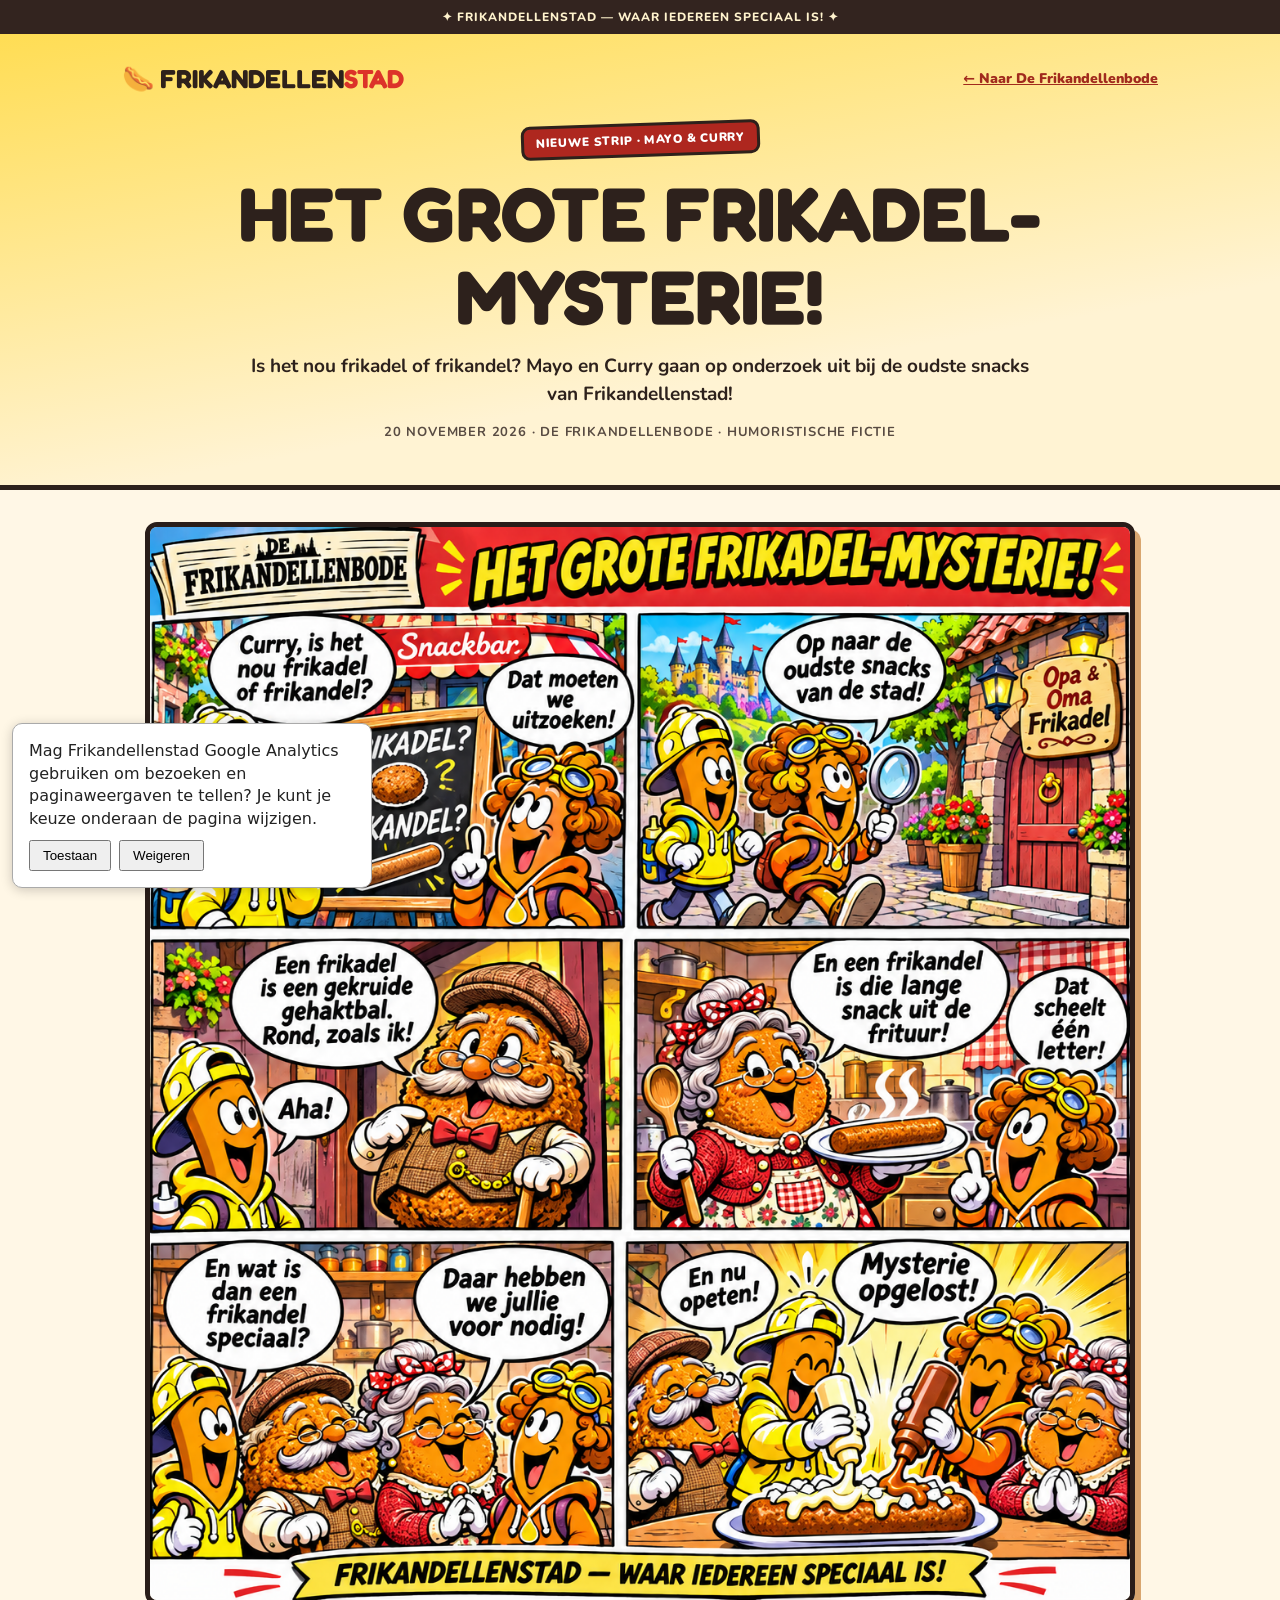
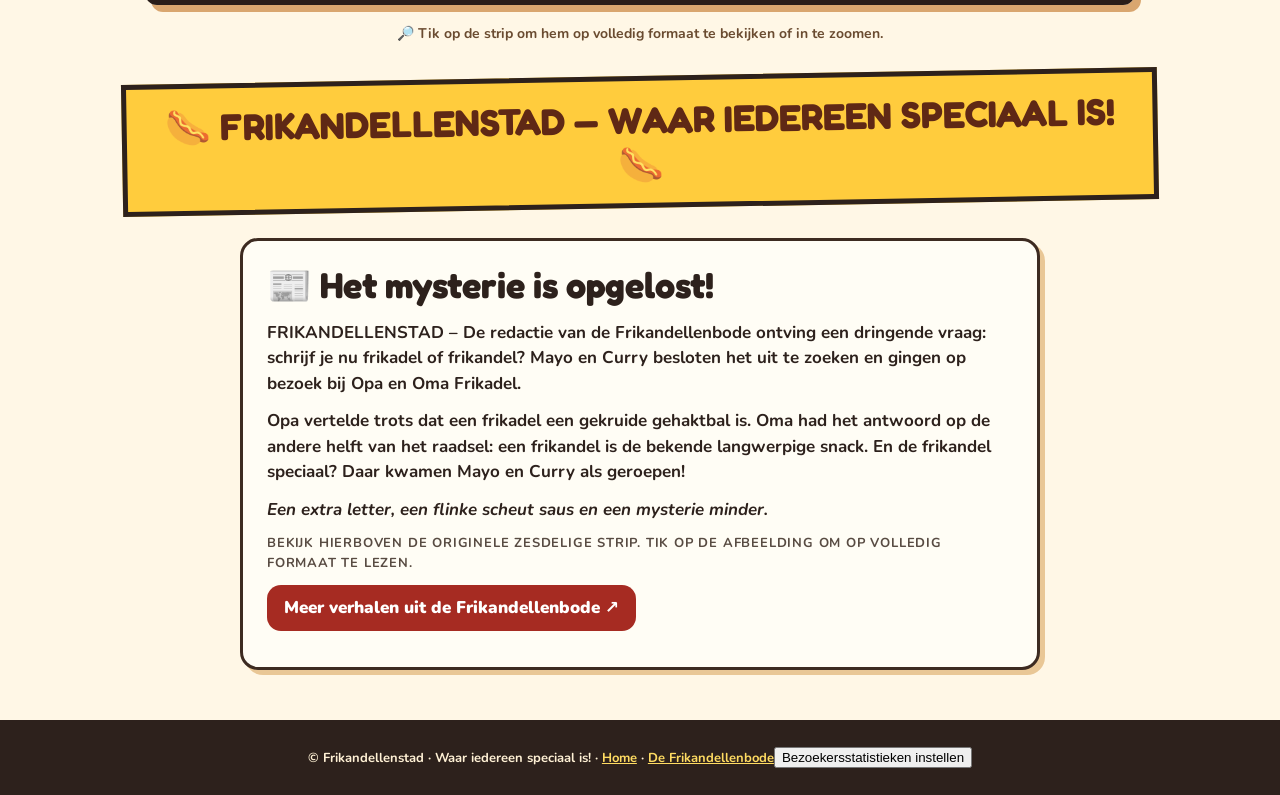
<file: frikadel-mysterie.html>
<!doctype html>
<html lang="nl">
<head>
<meta charset="utf-8">
<meta name="viewport" content="width=device-width,initial-scale=1">
<title>Het grote Frikadel-mysterie! | De Frikandellenbode</title>
<meta name="description" content="Mayo en Curry onderzoeken het verschil tussen frikadel en frikandel. Lees hun komische avontuur bij Opa en Oma Frikadel in De Frikandellenbode.">
<link rel="canonical" href="https://frikandellenstad.nl/frikadel-mysterie.html">
<link rel="icon" href="favicon.svg" type="image/svg+xml">
<link href="https://fonts.googleapis.com/css2?family=Fredoka:wght@500;600;700&family=Nunito:wght@500;700;800;900&display=swap" rel="stylesheet">
<meta property="og:type" content="article">
<meta property="og:title" content="Het grote Frikadel-mysterie! | De Frikandellenbode">
<meta property="og:description" content="Frikadel of frikandel? Mayo en Curry gaan op onderzoek bij Opa en Oma Frikadel!">
<meta property="og:url" content="https://frikandellenstad.nl/frikadel-mysterie.html">
<style>
:root{--ink:#2d211c;--cream:#fff4dc;--red:#c72720;--gold:#ffcc3d;--orange:#f28d2f}
*{box-sizing:border-box}html{scroll-behavior:smooth}body{margin:0;background:#fff7e6;color:var(--ink);font:700 17px/1.5 'Nunito',system-ui,sans-serif}
a{color:#a12a1d}a:focus-visible{outline:4px solid #0047b3;outline-offset:3px}h1,h2{font-family:'Fredoka',sans-serif;line-height:1.09}h1{font-size:clamp(39px,7vw,76px);margin:15px auto 14px;max-width:950px;text-transform:uppercase}h2{font-size:clamp(26px,4vw,36px)}.shell{max-width:1080px;margin:auto;padding:0 22px}
.bar{background:#33241f;color:#fff3cd;text-align:center;padding:9px;font:800 12px 'Nunito',sans-serif;letter-spacing:1px}
.topnav{display:flex;align-items:center;justify-content:space-between;gap:14px;flex-wrap:wrap;padding:25px 0}.brand{font-family:'Fredoka',sans-serif;text-decoration:none;font-size:26px;font-weight:700;color:#2e211b}.brand span{color:#dc3329}.back{font-size:14px;font-weight:900}
header{background:linear-gradient(170deg,#ffdd54,#fff3d3 70%);border-bottom:5px solid var(--ink);padding-bottom:30px}
.tag{display:inline-block;background:#ae271f;color:white;transform:rotate(-2deg);border:3px solid #2e211b;border-radius:9px;padding:5px 12px;font-size:12px;font-weight:900;letter-spacing:.65px}
.intro{max-width:800px;margin:14px auto;text-align:center;font-size:19px}.head{text-align:center}
.meta{font-size:13px;text-transform:uppercase;letter-spacing:.8px;color:#584b42;margin-top:14px}
.comic{margin:35px auto 18px;display:grid;grid-template-columns:repeat(2,minmax(0,1fr));gap:14px}
.panel{position:relative;overflow:hidden;min-height:425px;border:5px solid #201b1b;border-radius:12px;background:#a0d6f7;box-shadow:5px 6px 0 #a47b5e;display:flex;flex-direction:column;isolation:isolate}
.panel .sky{height:46%;background:radial-gradient(ellipse at 72% 30%,white 0 7%,transparent 7.5%),radial-gradient(ellipse at 34% 55%,white 0 8%,transparent 8.5%),linear-gradient(180deg,#60bffa,#bfeeff)}
.panel .street{position:absolute;inset:42% 0 0;background:linear-gradient(120deg,transparent 0 19%,#a76e50 19% 30%,transparent 30%),repeating-linear-gradient(0deg,#e3b985 0 29px,#f1d1a9 30px 32px);z-index:-1}
.panel .house{position:absolute;top:33%;left:6%;width:38%;height:35%;background:#efad73;border:4px solid #75432a;border-radius:8px 8px 0 0;box-shadow:inset 0 0 0 8px #f4ca91}.panel .house:before{content:'🏠';font-size:72px;position:absolute;top:-62px;left:16px}.panel .sign{position:absolute;top:33%;right:7%;padding:8px 11px;background:#fff1ce;border:3px solid #54311e;box-shadow:3px 3px #513727;transform:rotate(-4deg);font-family:'Fredoka';font-size:clamp(16px,2.3vw,24px);line-height:1.1;text-align:center;z-index:2}
.balloon-area{position:relative;z-index:5;padding:13px 15px;min-height:150px;display:flex;gap:8px;align-items:flex-start;justify-content:space-around}
.speech{max-width:53%;background:white;border:3px solid #241b19;border-radius:48% 48% 43% 43%/38% 38% 46% 46%;padding:16px 12px;font:700 clamp(14px,2vw,22px)/1.15 'Fredoka',sans-serif;text-align:center;box-shadow:1px 3px 0 #aab4b9;position:relative}
.speech:after{content:'';position:absolute;bottom:-16px;left:48%;width:16px;height:18px;background:white;clip-path:polygon(0 0,100% 0,30% 100%);filter:drop-shadow(1px 2px #201b1b)}
.speech.small{max-width:42%;font-size:clamp(13px,1.6vw,18px)}
.cast{position:relative;flex:1;display:flex;align-items:flex-end;justify-content:center;gap:12px;padding:0 14px 12px;min-height:212px}
.actor{position:relative;display:flex;flex-direction:column;align-items:center;justify-content:flex-end;width:40%;max-width:175px;height:208px;transform:rotate(-2deg)}
.actor .name{position:absolute;bottom:-5px;z-index:3;background:#fff8e5;border:2px solid #3b281e;border-radius:30px;padding:3px 9px;font:800 12px 'Nunito';white-space:nowrap}
.actor .body{position:relative;width:78%;height:155px;border:4px solid #432b20;border-radius:43% 43% 30% 30%;background:linear-gradient(110deg,#ffd64b,#f5a32e);box-shadow:inset -12px -10px 0 #d67f21,5px 5px 0 #574231}
.actor .body:before{content:'●   ●';position:absolute;top:38px;left:9%;width:82%;text-align:center;font:bold 25px/1 Arial;color:#281d1c;letter-spacing:9px;background:radial-gradient(ellipse,#fff 55%,transparent 57%);border-radius:45%}
.actor .body:after{content:'◡';position:absolute;top:78px;left:30%;font:bold 50px/1 Arial;color:#48231c;transform:rotate(180deg)}
.actor .hat{position:absolute;top:34px;left:10%;width:80%;height:44px;border:4px solid #493027;border-radius:12px 18px 30px 18px;background:#f7dd4c;z-index:2;transform:rotate(-15deg)}
.actor .hat:after{content:'';position:absolute;left:-22%;bottom:-9px;background:#fac644;border:3px solid #493027;border-radius:55%;height:14px;width:84%}
.actor .limb{position:absolute;top:128px;left:-12%;height:55px;width:24px;border-radius:25px;background:#e0a53f;border:3px solid #39261d;transform:rotate(35deg)}.actor .limb.right{left:auto;right:-12%;transform:rotate(-32deg)}
.actor .legs{display:flex;justify-content:space-evenly;width:86%}.actor .legs i{height:21px;width:33px;background:#412725;border-radius:16px 16px 9px 9px;display:block}
.actor.curry .body{background:linear-gradient(90deg,#fbc56a,#e88725);box-shadow:inset -10px -12px 0 #ca6427,5px 5px 0 #574231}
.actor.curry .hat{background:#3f9fd4;border-color:#2e4d63;top:24px;height:30px;transform:rotate(12deg)}
.actor.curry .hat:after{background:#80c8ef;border-color:#2e4d63}
.actor.curry .hair{position:absolute;top:15px;width:92%;height:55px;z-index:2;border:7px dotted #a35a1f;border-radius:50%;transform:rotate(-8deg)}
.actor.old{max-width:198px}.actor.old .body{height:160px;width:95%;border-radius:49%;background:radial-gradient(circle at 36% 30%,#e8ad4b,#ad632a 70%);box-shadow:inset -13px -9px #874620,5px 5px #594131;border:5px dotted #583719}
.actor.old .body:before{top:37px}.actor.old .body:after{content:'〰';top:84px;font-size:51px;transform:none}
.actor.old .hat{top:12px;width:83%;height:33px;background:#806244;border-color:#523b2c;border-radius:50%;transform:rotate(-8deg)}
.actor.old .hat:after{background:#806244;border-color:#523b2c}.actor.old .limb{background:#ad713e}
.actor.oma .body{background:radial-gradient(circle at 36% 30%,#f3b85c,#bb6d30 70%)}.actor.oma .hat{width:65%;height:40px;top:0;background:#e4d4ca;border-radius:50% 50% 25% 25%;border:4px solid #a19a93}.actor.oma .hat:after{content:'🎀';font-size:34px;border:0;background:none;left:54%;bottom:-12px}
.actor .prop{position:absolute;z-index:4;top:72px;right:-22px;font-size:42px;transform:rotate(18deg)}
.panel.p4{background:#f7d7a4}.panel.p4 .sky{background:linear-gradient(#f5ddab,#f4bb76)}.panel.p4 .street{background:repeating-linear-gradient(90deg,#df9b66 0 50px,#eec08d 50px 100px)}
.panel.p5 .sky{background:linear-gradient(#8dd9ff,#ffd77e)}.panel.p6 .sky{background:radial-gradient(circle at 50% 50%,#fff8bc,#ffc635 68%,#e88623)}
.panel.p6 .street{background:repeating-linear-gradient(90deg,#bc3825 0 20px,#fef6e8 20px 40px)}
.ending{font:700 clamp(20px,4vw,37px) 'Fredoka',sans-serif;text-align:center;color:#5f2815;background:var(--gold);border:5px solid #2d211c;padding:16px 12px;margin:22px auto 15px;transform:rotate(-1deg)}
.article-copy{max-width:800px;margin:30px auto 50px;background:#fffdf5;border:3px solid #3d2b21;border-radius:18px;padding:24px;box-shadow:5px 5px 0 #e9c796}
.article-copy h2{margin:0 0 16px}.article-copy p{margin:12px 0}.cta{display:inline-block;background:#a62b22;color:white;padding:10px 17px;border-radius:14px;text-decoration:none;font-weight:900}
footer{padding:27px 0;background:#2d211c;color:#fff1d5;font-size:13px;text-align:center}footer a{color:#ffdc62}
@media(max-width:700px){.comic{grid-template-columns:1fr;gap:20px}.panel{min-height:390px}.speech{font-size:19px}.speech.small{font-size:15px}.topnav{justify-content:center}.cast{gap:28px}.panel .sign{font-size:18px}}
@media(min-width:701px) and (max-width:970px){.actor{height:185px}.actor .body{height:135px}.actor.old .body{height:140px}.speech{padding:12px 9px}.panel{min-height:395px}}
@media(prefers-reduced-motion:no-preference){.panel:hover{transform:translateY(-2px)}}
.strip-figure{max-width:990px;margin:32px auto;text-align:center}.strip-figure a{display:block;line-height:0}.strip-figure img{display:block;width:100%;height:auto;border:5px solid #291d19;border-radius:12px;box-shadow:6px 7px 0 #d9a66f}.strip-figure figcaption{font-size:14px;color:#6a4b30;margin:18px 5px 0;line-height:1.5}
</style>
<script defer src="/bezoekersstatistieken.js"></script>
</head>
<body>
<div class="bar">✦ FRIKANDELLENSTAD — WAAR IEDEREEN SPECIAAL IS! ✦</div>
<header><div class="shell">
<nav class="topnav"><a class="brand" href="/">🌭 FRIKANDELLEN<span>STAD</span></a><a class="back" href="stadskrant.html">← Naar De Frikandellenbode</a></nav>
<div class="head"><span class="tag">NIEUWE STRIP · MAYO &amp; CURRY</span><h1>Het grote Frikadel-mysterie!</h1><p class="intro">Is het nou <strong>frikadel</strong> of <strong>frikandel</strong>? Mayo en Curry gaan op onderzoek uit bij de oudste snacks van Frikandellenstad!</p><p class="meta">20 november 2026 · De Frikandellenbode · Humoristische fictie</p></div>
</div></header>
<main class="shell">
<figure class="strip-figure">
  <a href="het-grote-frikadel-mysterie.png" target="_blank" rel="noopener" title="Open de volledige stripafbeelding om in te zoomen">
  <img src="het-grote-frikadel-mysterie.png" width="1199" height="1312" alt="Het grote Frikadel-mysterie: de volledige zesdelige strip waarin Mayo en Curry bij Opa en Oma Frikadel ontdekken wat het verschil is tussen frikadel en frikandel" loading="eager">
  </a>
  <figcaption>🔎 Tik op de strip om hem op volledig formaat te bekijken of in te zoomen.</figcaption>
</figure>
<p class="ending">🌭 FRIKANDELLENSTAD — WAAR IEDEREEN SPECIAAL IS! 🌭</p>
<section class="article-copy"><h2>📰 Het mysterie is opgelost!</h2><p><strong>FRIKANDELLENSTAD –</strong> De redactie van de Frikandellenbode ontving een dringende vraag: schrijf je nu frikadel of frikandel? Mayo en Curry besloten het uit te zoeken en gingen op bezoek bij Opa en Oma Frikadel.</p><p>Opa vertelde trots dat een <strong>frikadel</strong> een gekruide gehaktbal is. Oma had het antwoord op de andere helft van het raadsel: een <strong>frikandel</strong> is de bekende langwerpige snack. En de frikandel speciaal? Daar kwamen Mayo en Curry als geroepen!</p><p><em>Een extra letter, een flinke scheut saus en een mysterie minder.</em></p><p class="meta">Bekijk hierboven de originele zesdelige strip. Tik op de afbeelding om op volledig formaat te lezen.</p><p><a class="cta" href="stadskrant.html">Meer verhalen uit de Frikandellenbode ↗</a></p></section>
</main>
<footer>© Frikandellenstad · Waar iedereen speciaal is! · <a href="/">Home</a> · <a href="stadskrant.html">De Frikandellenbode</a></footer>
</body></html>
</file>
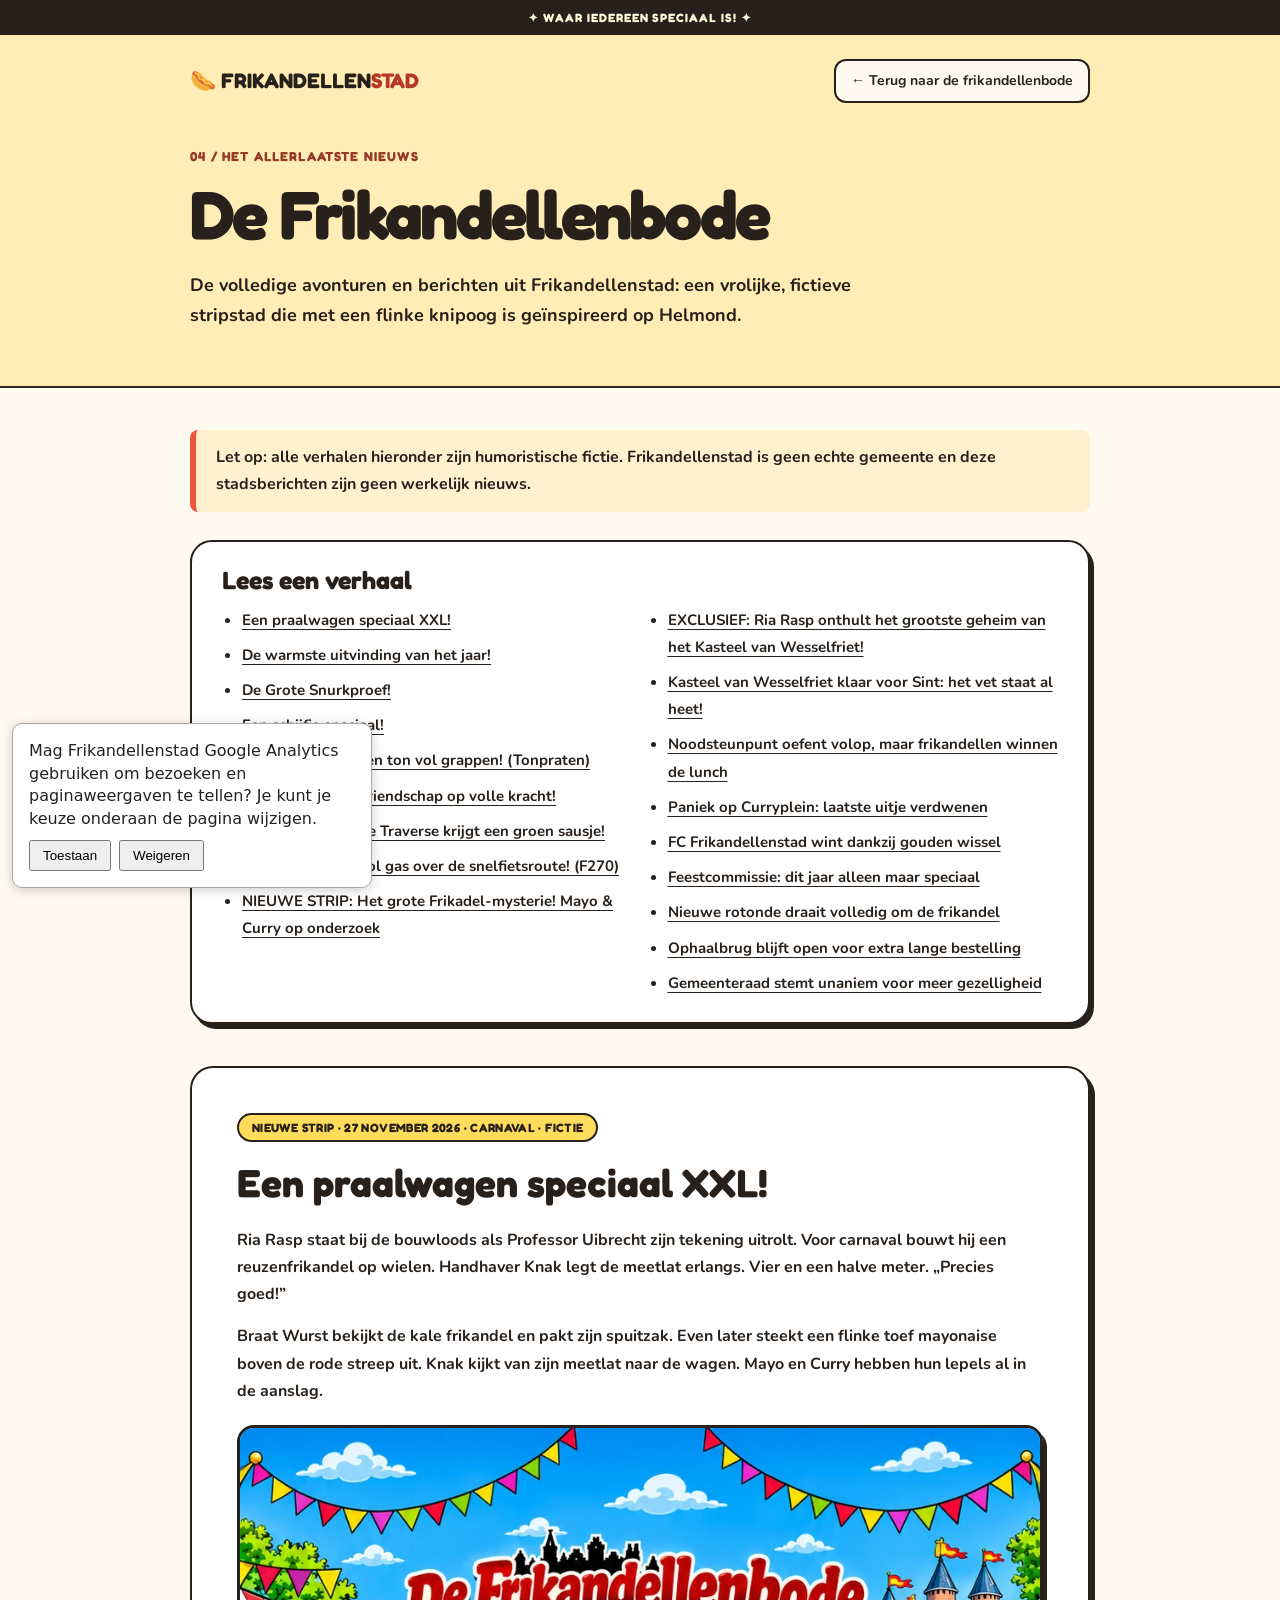
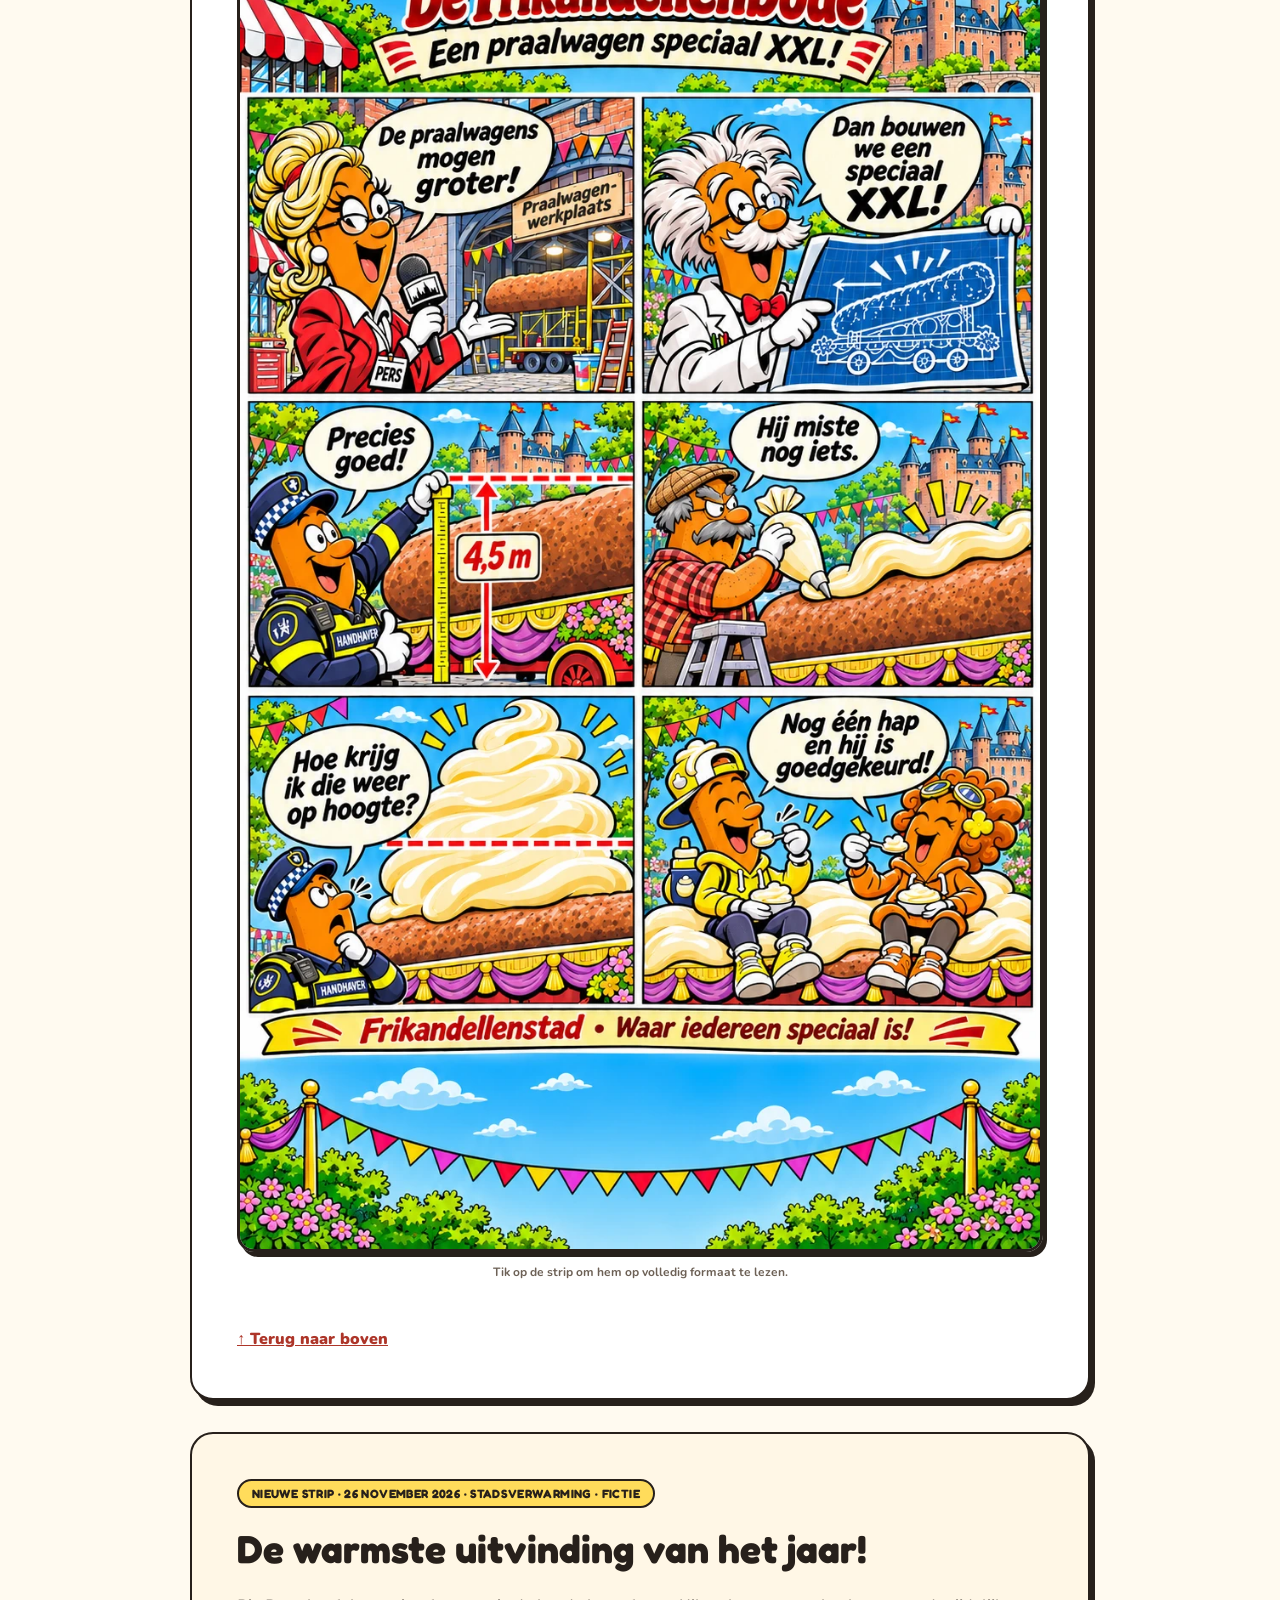
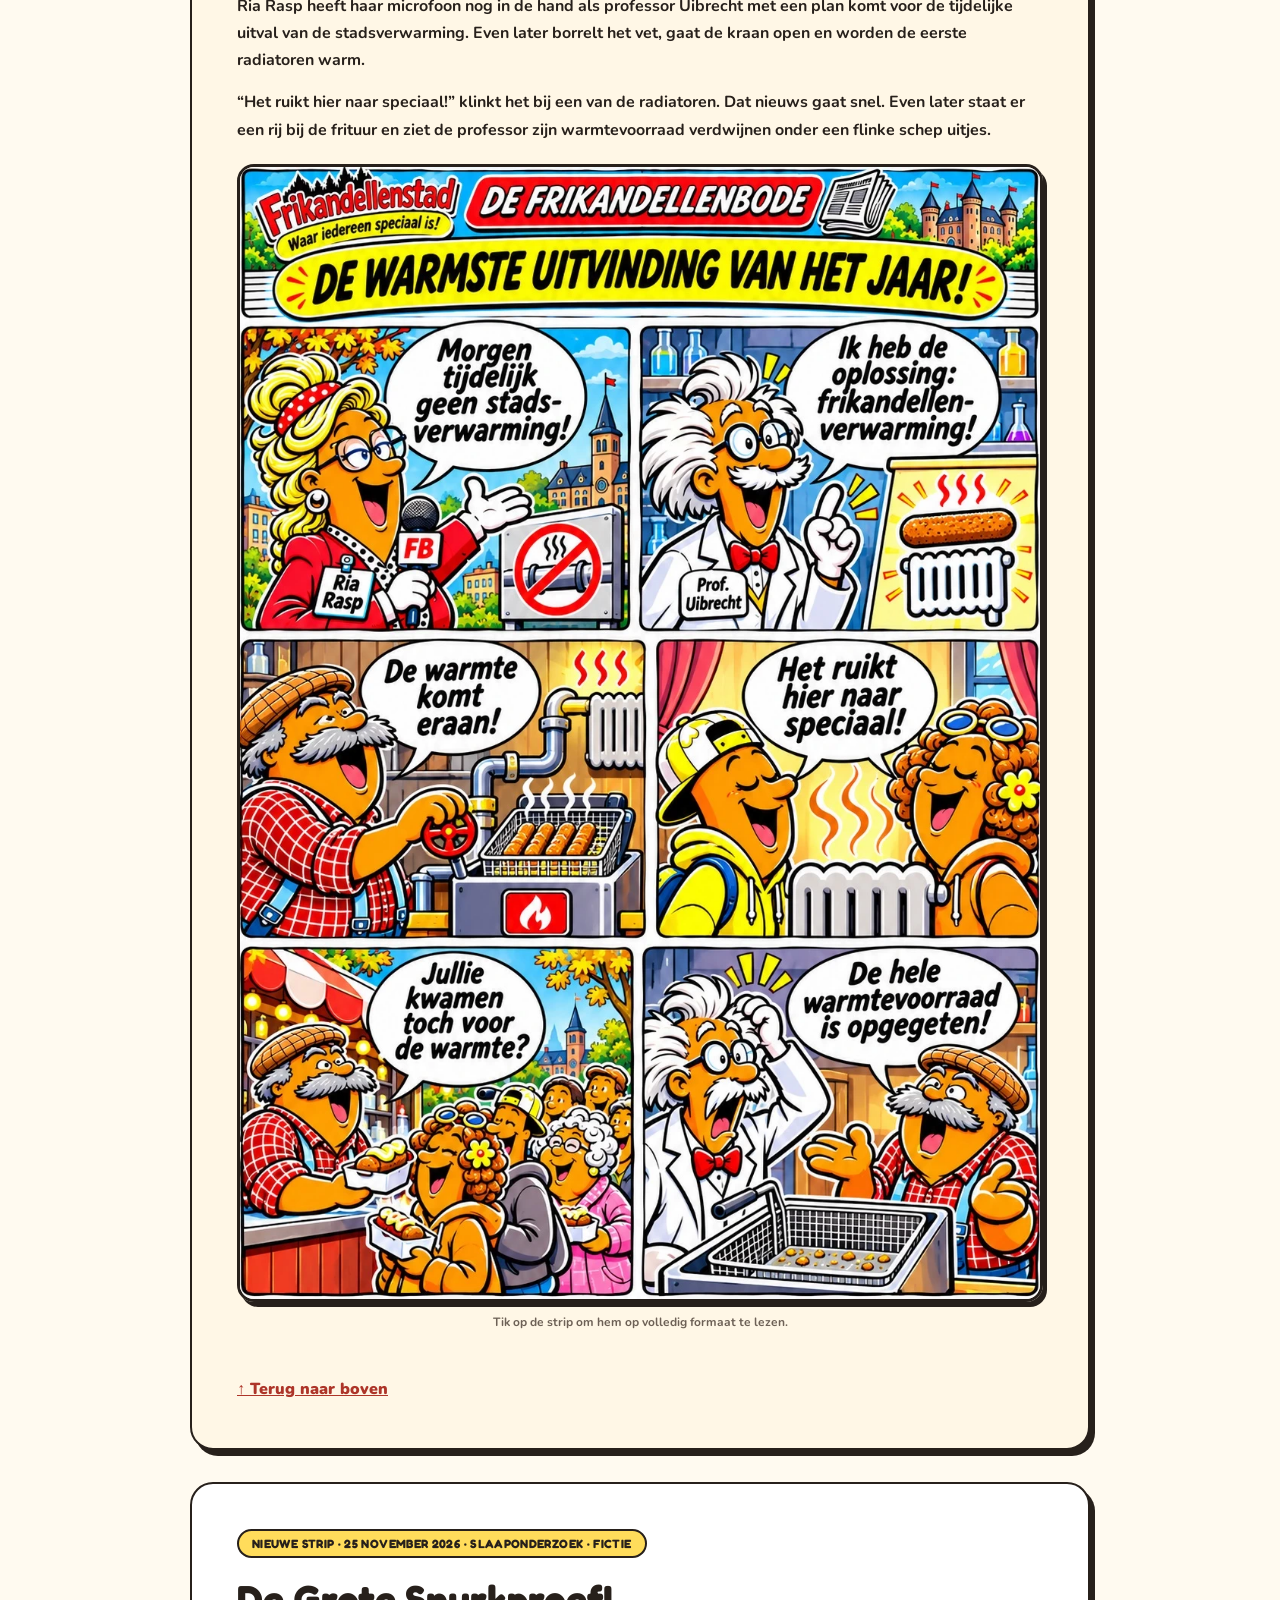
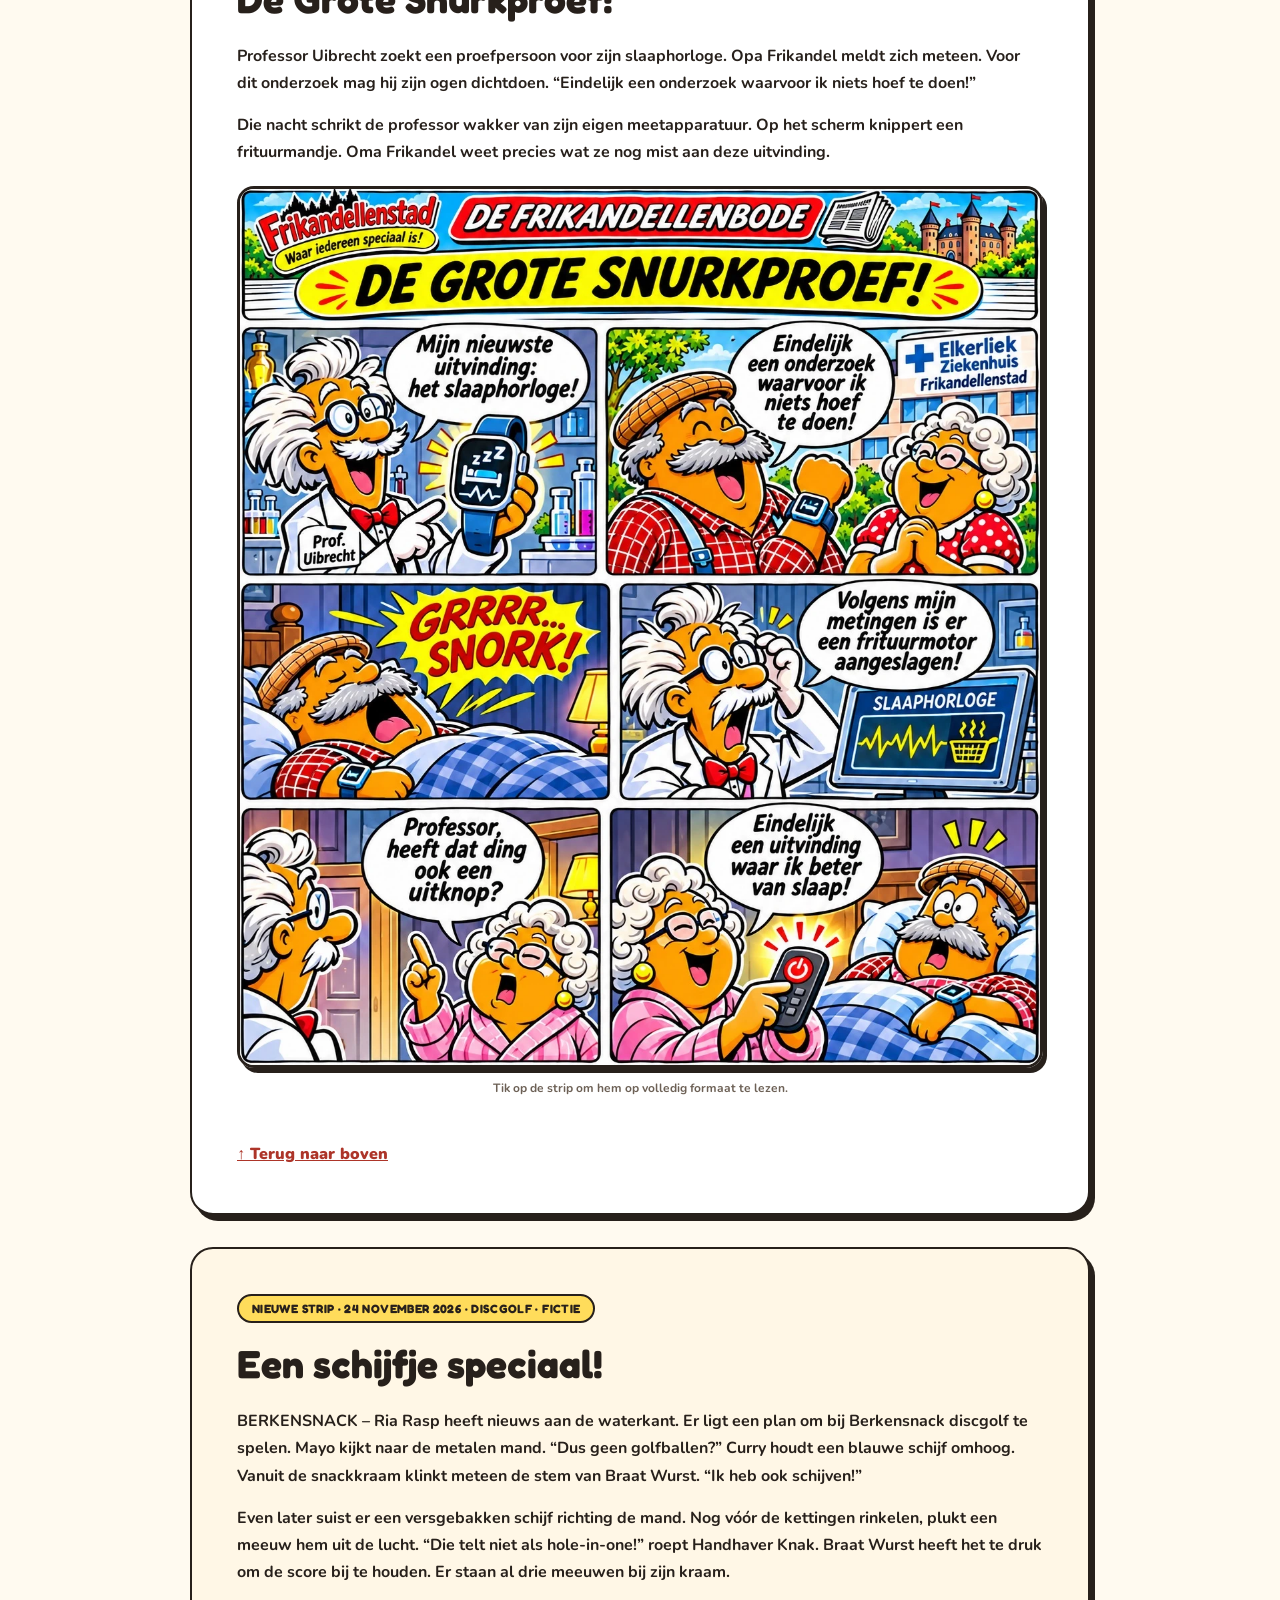
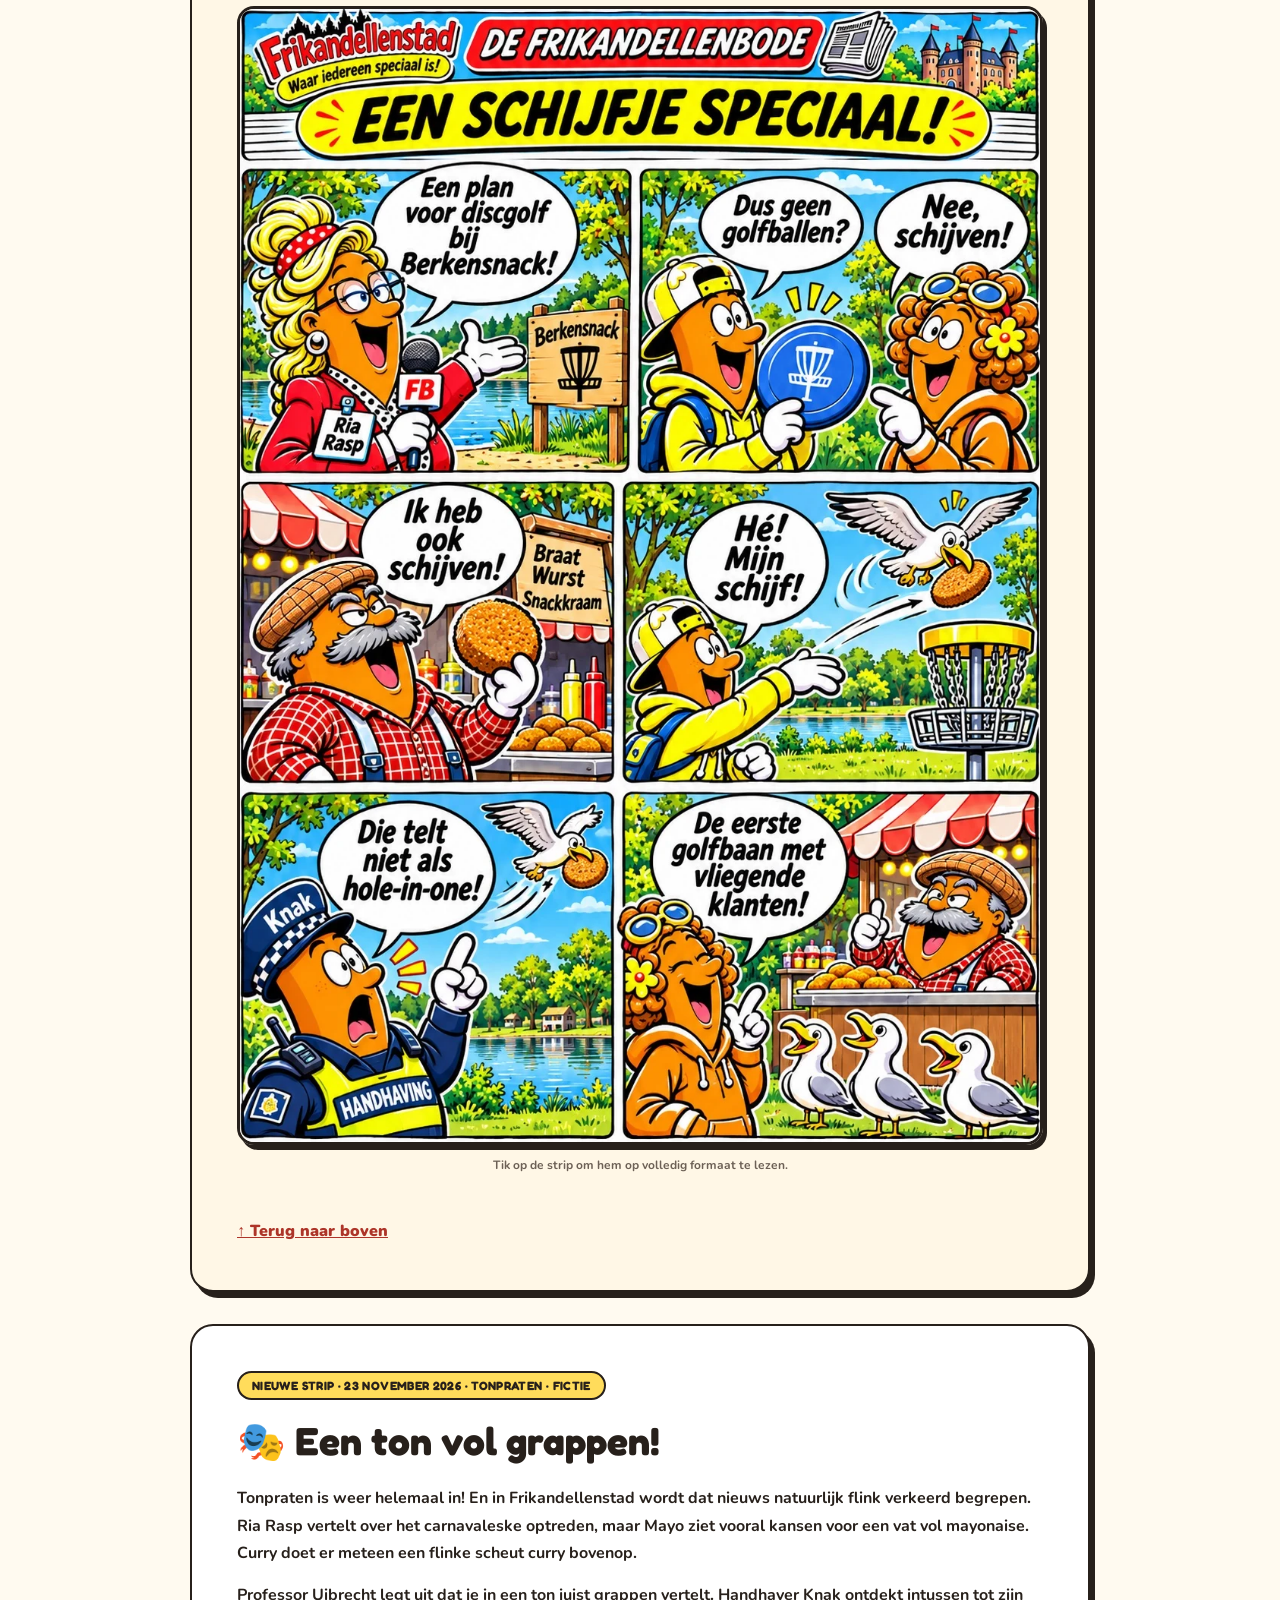
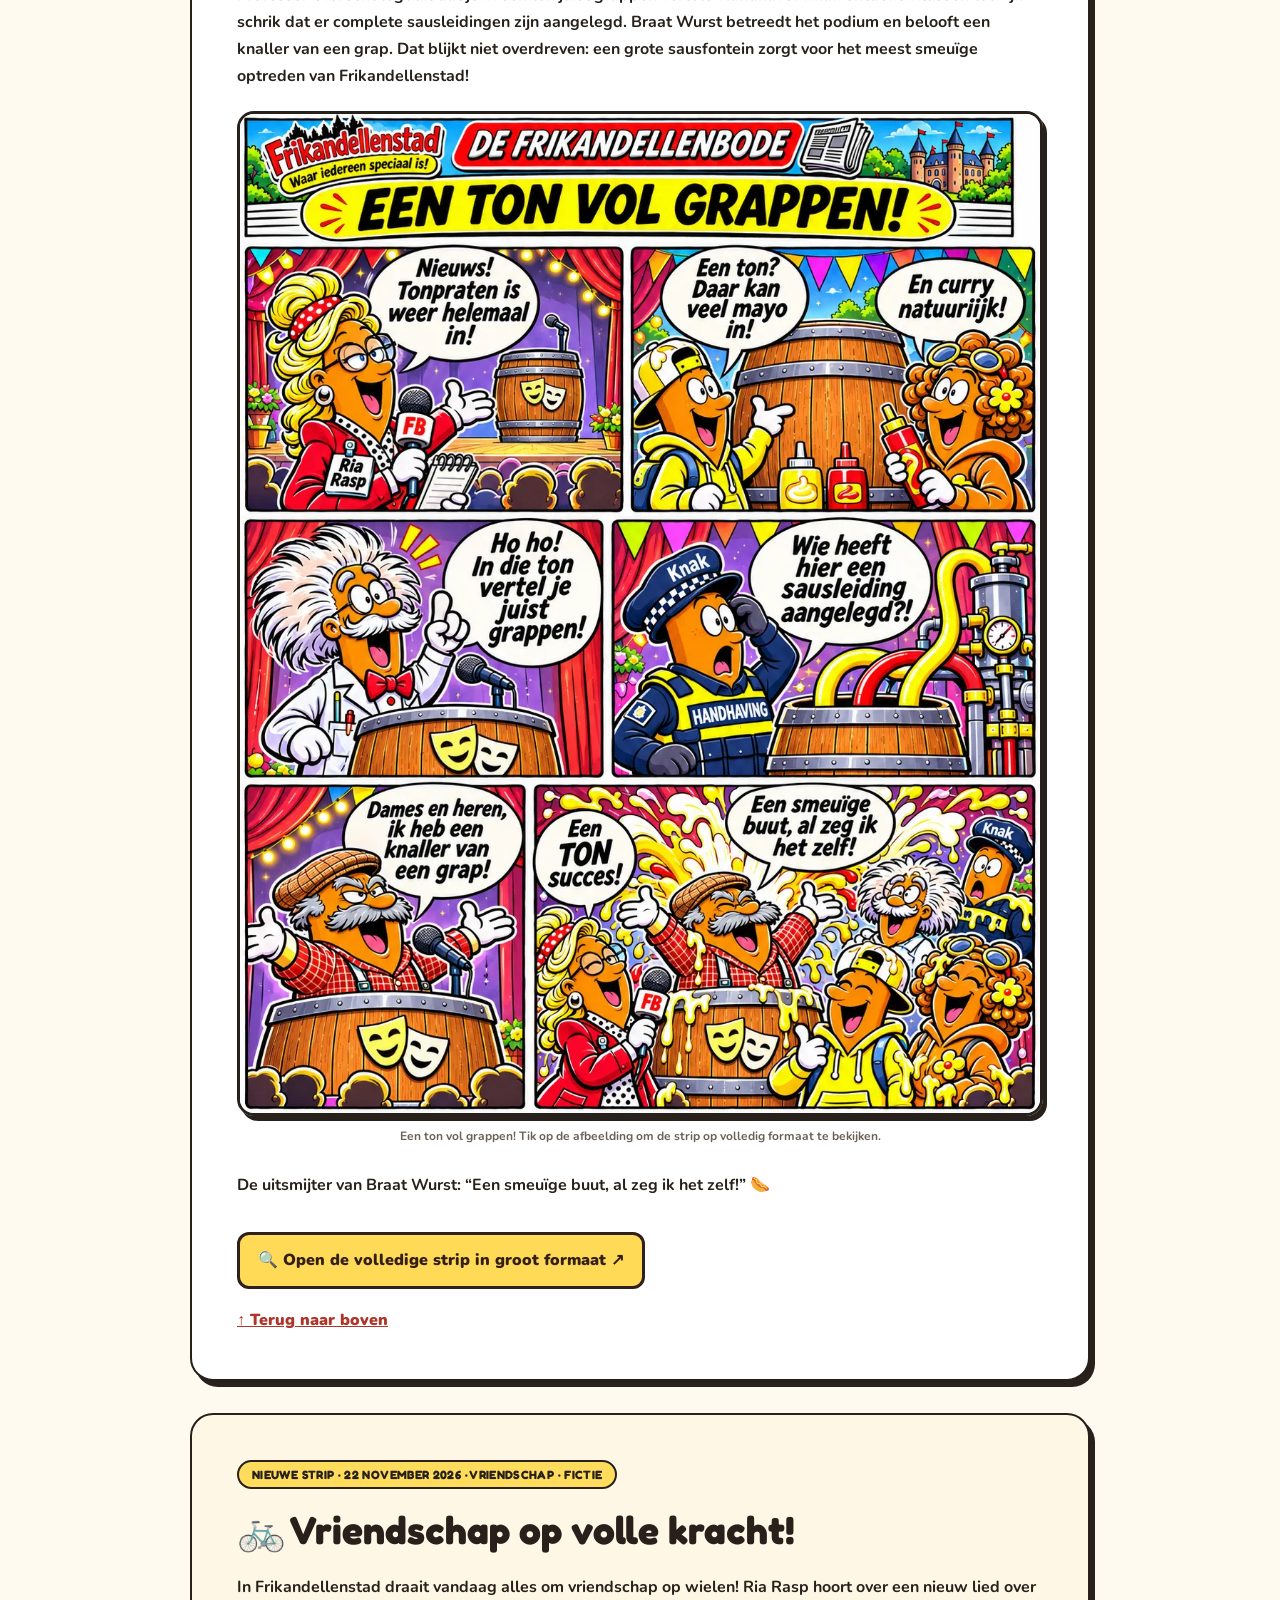
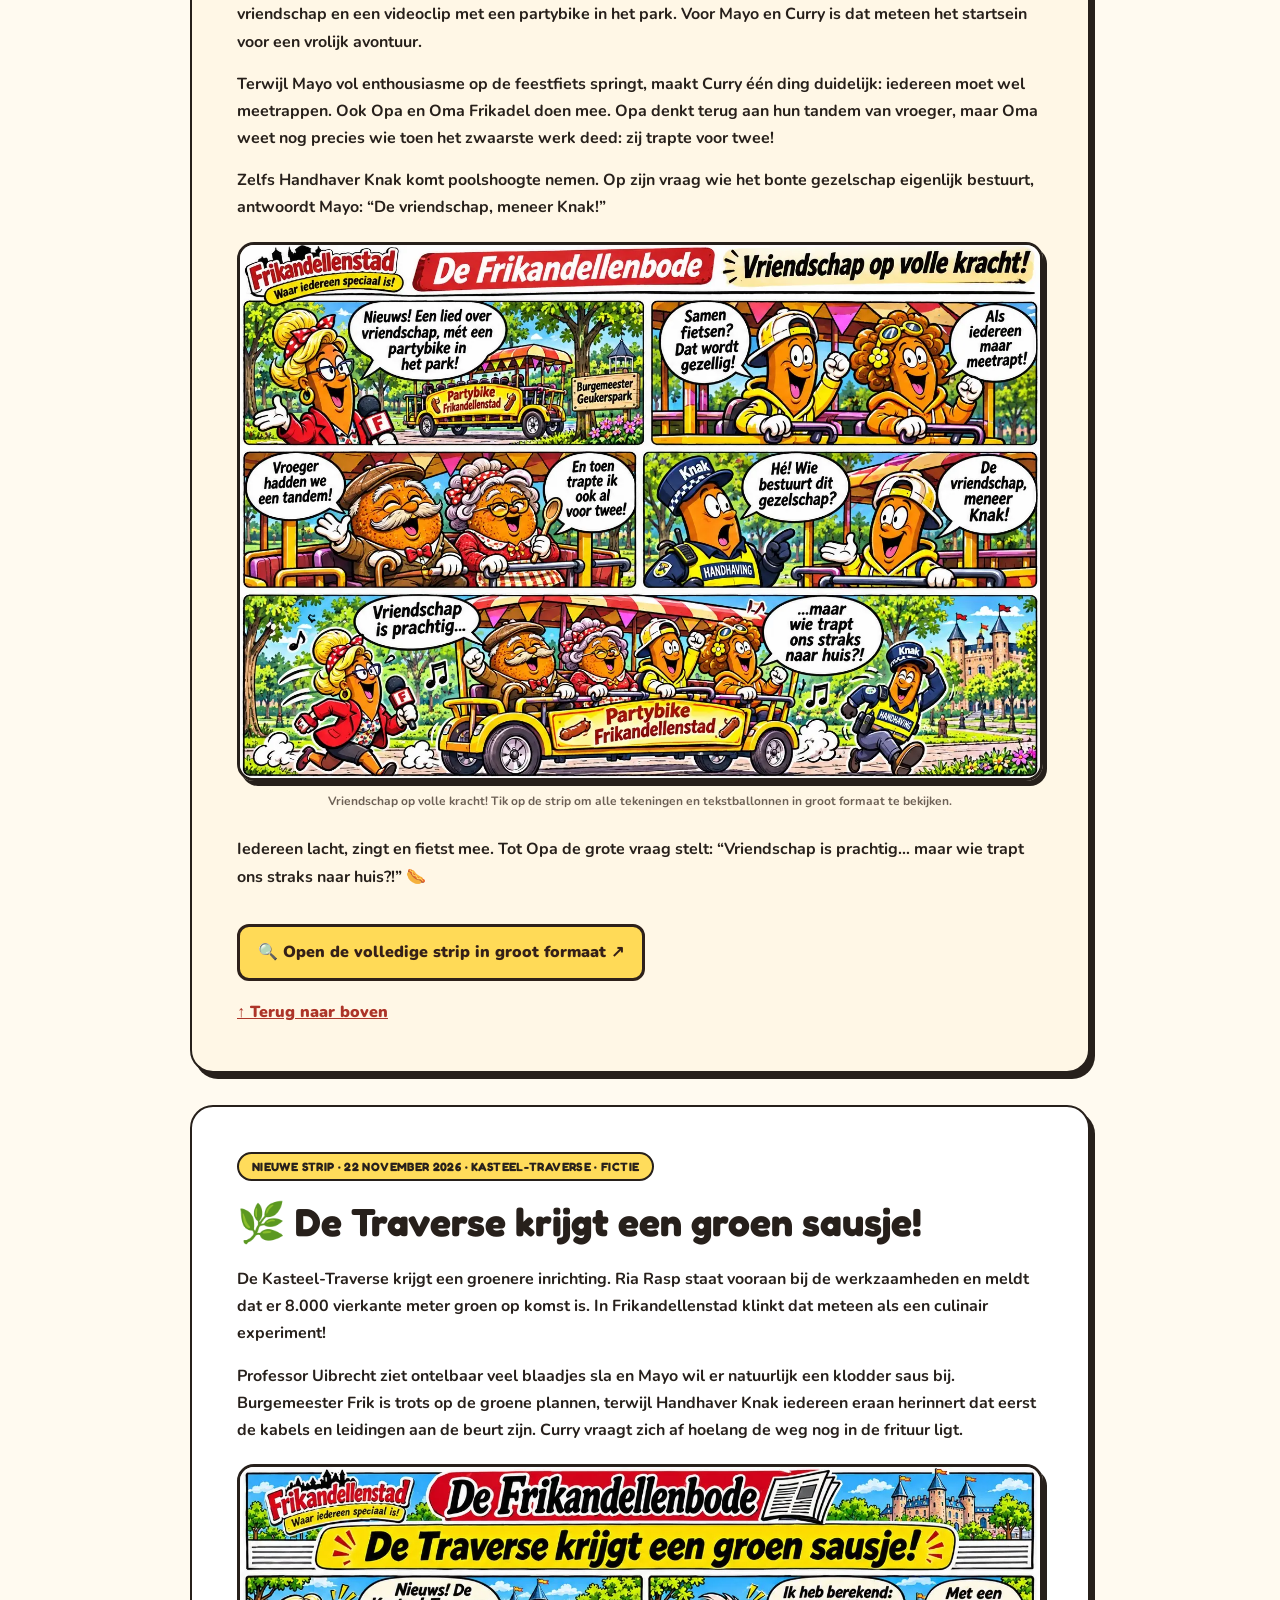
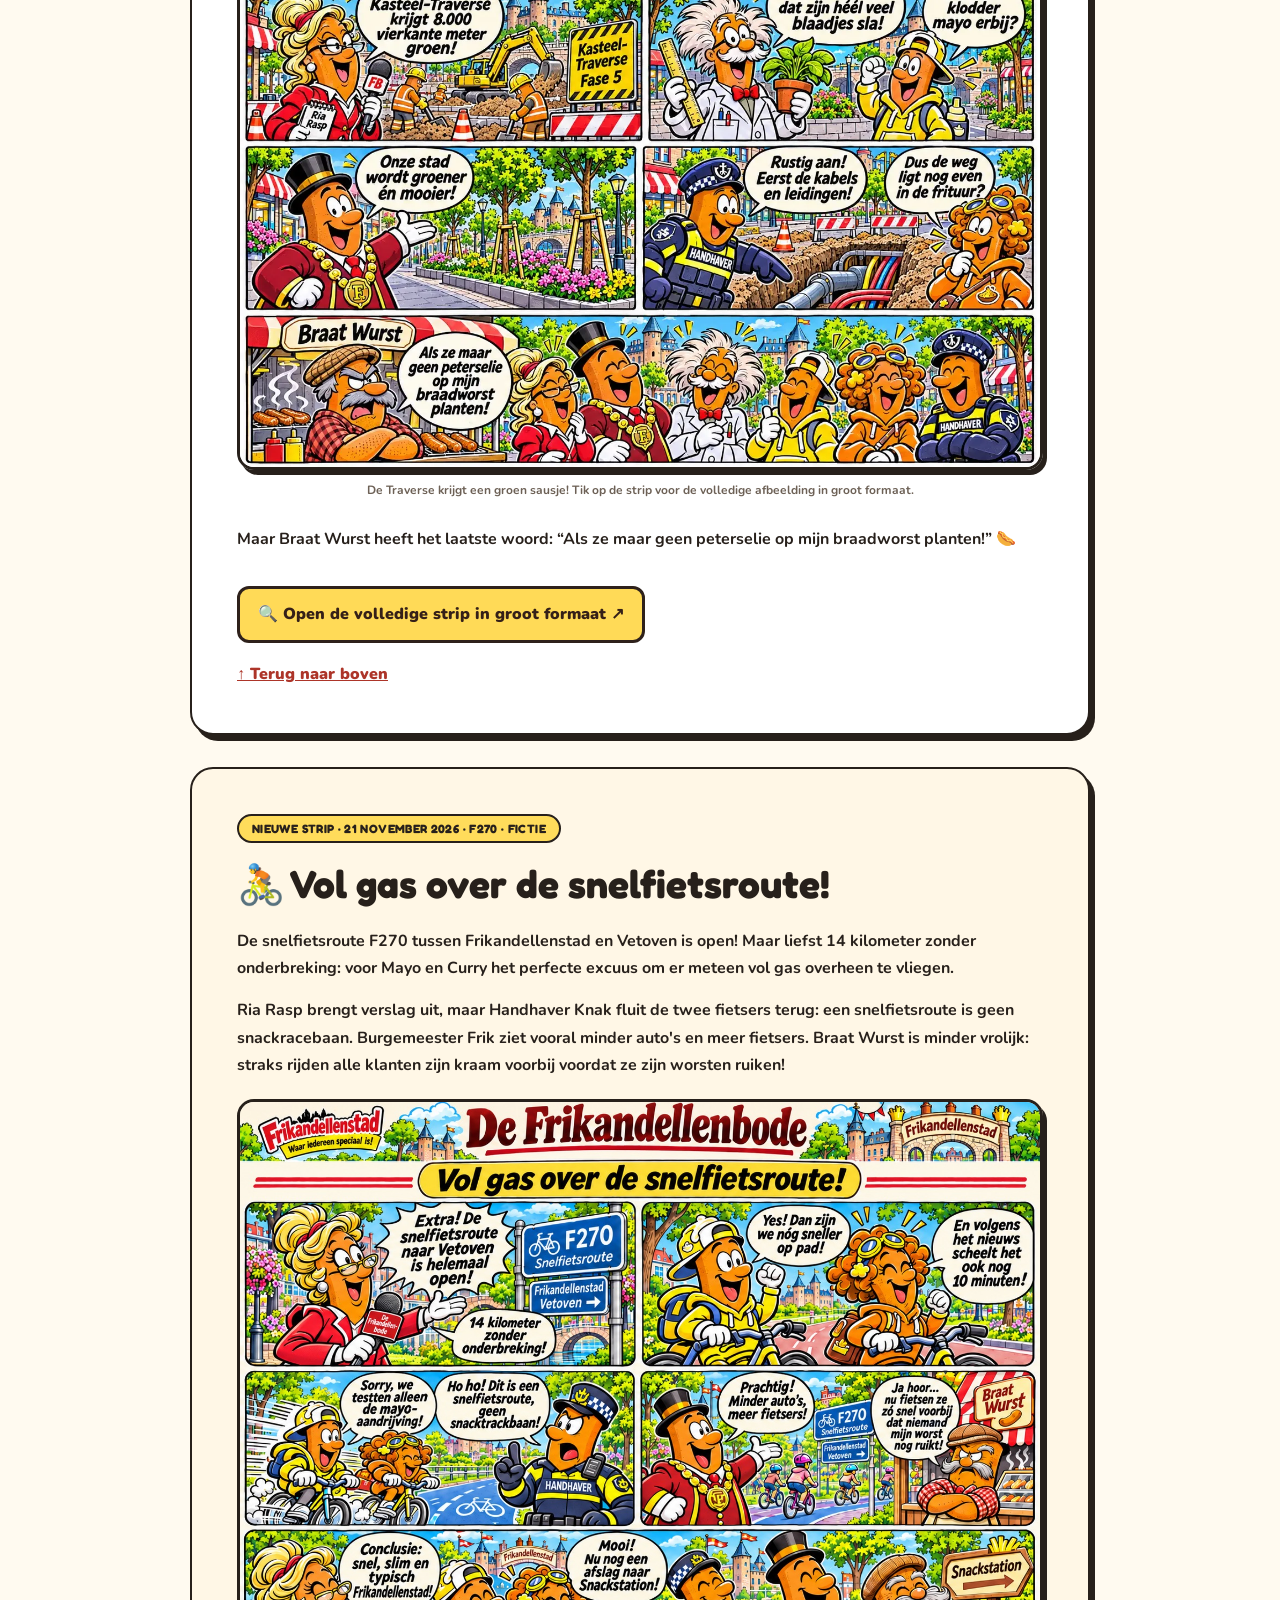
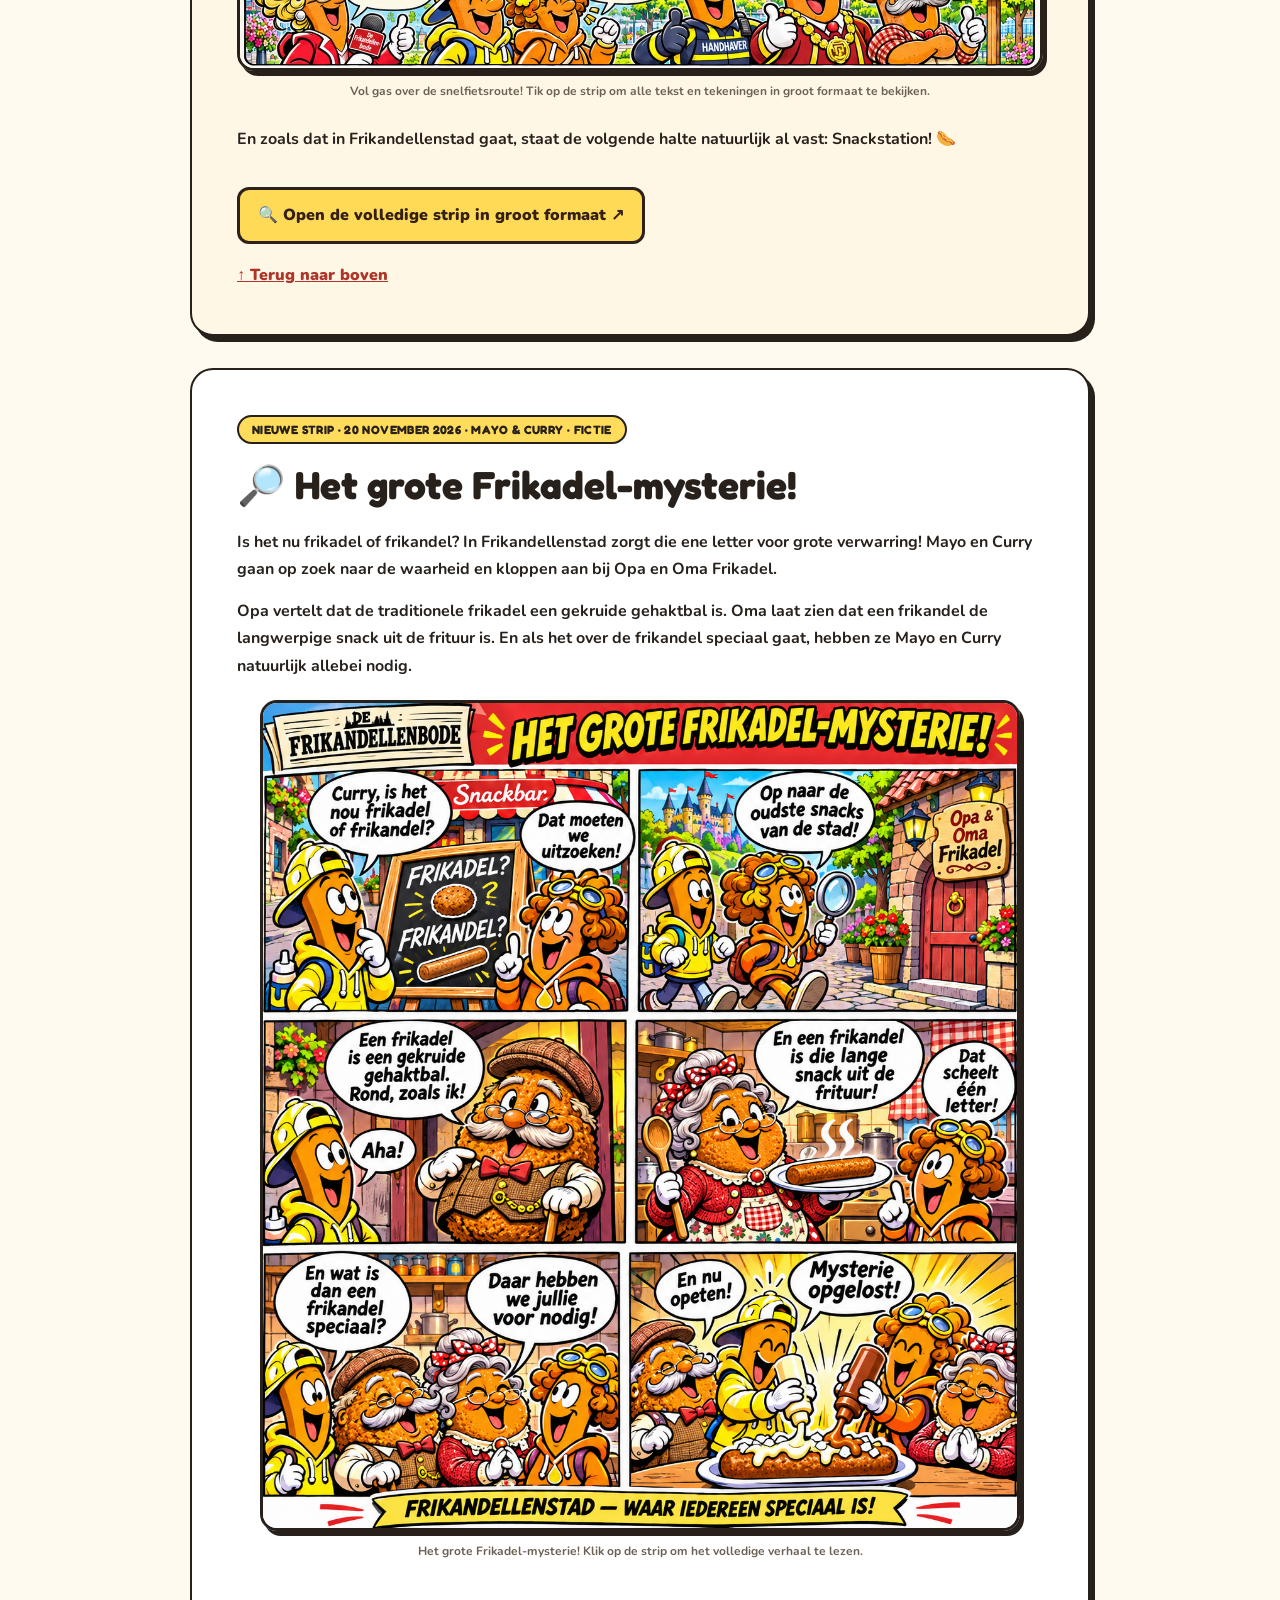
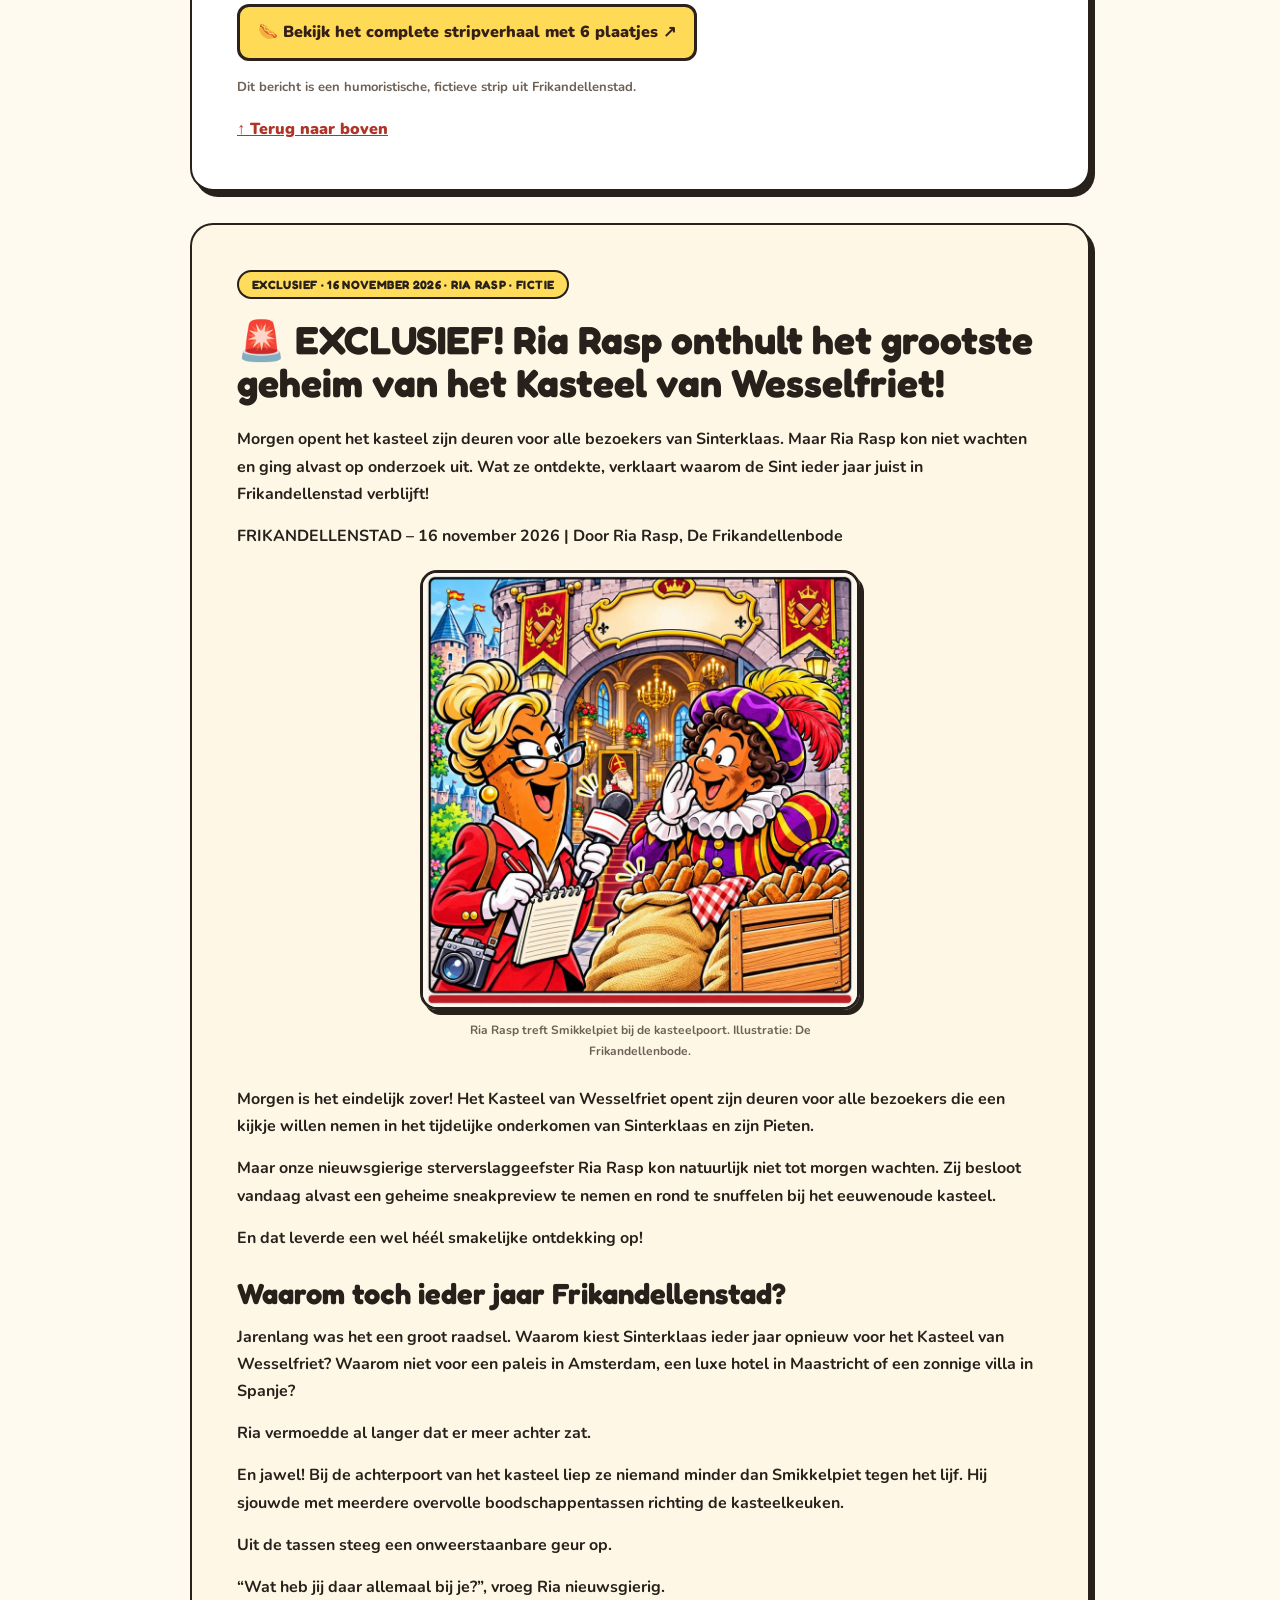
<file: stadskrant.html>
<!doctype html>
<html lang="nl">
<head>
  <meta charset="utf-8">
  <meta name="viewport" content="width=device-width, initial-scale=1">
  <meta name="theme-color" content="#fff5d9">
  <title>De Frikandellenbode | Grappige verhalen uit Frikandellenstad</title>
  <meta name="description" content="Lees de volledige, fictieve stadsverhalen uit Frikandellenstad: burgemeester Frik, Kasteel van Wesselfriet, het hilarische stadsnieuws en meer satire.">
  <meta name="robots" content="index,follow">
  <link rel="canonical" href="https://frikandellenstad.nl/stadskrant.html">
  <meta property="og:type" content="website">
  <meta property="og:locale" content="nl_NL">
  <meta property="og:site_name" content="Frikandellenstad">
  <meta property="og:title" content="De Frikandellenbode | Grappige verhalen uit Frikandellenstad">
  <meta property="og:description" content="Lees de volledige, fictieve stadsverhalen uit Frikandellenstad: burgemeester Frik, Kasteel van Wesselfriet, het hilarische stadsnieuws en meer satire.">
  <meta property="og:url" content="https://frikandellenstad.nl/stadskrant.html">
  <meta name="twitter:card" content="summary">
  <link rel="icon" type="image/svg+xml" href="favicon.svg">
  <link rel="preconnect" href="https://fonts.googleapis.com">
  <link rel="preconnect" href="https://fonts.gstatic.com" crossorigin>
  <link href="https://fonts.googleapis.com/css2?family=Fredoka:wght@400;500;600;700&family=Nunito:wght@400;600;700;800;900&display=swap" rel="stylesheet">
  <script type="application/ld+json">{"@context":"https://schema.org","@type":"CollectionPage","name":"De Frikandellenbode","url":"https://frikandellenstad.nl/stadskrant.html","description":"Lees de volledige, fictieve stadsverhalen uit Frikandellenstad: burgemeester Frik, Kasteel van Wesselfriet, het hilarische stadsnieuws en meer satire.","inLanguage":"nl-NL","isPartOf":{"@type":"WebSite","name":"Frikandellenstad","url":"https://frikandellenstad.nl/"}}</script>
  <style>
  :root{--ink:#27201b;--cream:#fffaf0;--yellow:#ffdc5b;--red:#ed553f;--line:#2d251e}
  *{box-sizing:border-box}html{scroll-behavior:smooth}body{margin:0;background:var(--cream);color:var(--ink);font:700 16px/1.7 Nunito,Arial,sans-serif}
  a{color:inherit}a:focus-visible{outline:4px solid #457ded;outline-offset:3px}
  .shell{width:min(900px,calc(100% - 36px));margin:auto}
  .bar{background:var(--ink);color:#fff5d9;text-align:center;font:700 12px Fredoka,sans-serif;letter-spacing:.08em;padding:10px}
  header{background:#ffedb5;border-bottom:2px solid var(--line);padding:24px 0 55px}
  .brand{font:700 21px Fredoka,sans-serif;text-decoration:none}.brand span{color:#b73826}
  .topnav{display:flex;justify-content:space-between;align-items:center;flex-wrap:wrap;gap:18px;margin-bottom:45px}
  .back{border:2px solid var(--ink);border-radius:12px;padding:8px 15px;background:#fffaf0;text-decoration:none;font-size:14px}
  .eyebrow{font:700 13px Fredoka,sans-serif;color:#943a26;letter-spacing:.09em}
  h1,h2{font-family:Fredoka,Trebuchet MS,sans-serif;line-height:1.1}
  h1{font-size:clamp(42px,7vw,68px);margin:12px 0 18px;letter-spacing:-.04em}
  .intro{font-size:18px;max-width:700px;margin:0}
  main{padding:42px 0 80px}
  .notice{background:#fff0cf;border-left:6px solid var(--red);padding:14px 20px;margin:0 0 28px;border-radius:8px}
  .index{background:#fff;border:2px solid var(--ink);border-radius:22px;padding:25px 30px;box-shadow:4px 5px 0 var(--ink);margin-bottom:42px}
  .index h2{font-size:25px;margin:0 0 12px}.index ul{columns:2;column-gap:35px;margin:0;padding-left:20px}
  .index li{break-inside:avoid;margin-bottom:8px}.index a{font-size:15px;text-underline-offset:4px}
  article{background:#fff;border:2px solid var(--ink);border-radius:23px;box-shadow:5px 6px 0 var(--ink);padding:clamp(22px,4vw,45px);margin-bottom:32px;scroll-margin-top:20px}
  article:nth-of-type(2n){background:#fff7e6}
  .tag{display:inline-block;background:var(--yellow);border:2px solid var(--ink);border-radius:40px;padding:5px 13px;font:700 12px Fredoka,sans-serif;letter-spacing:.03em}
  article h2{font-size:clamp(27px,4vw,39px);margin:20px 0 22px}
  .story-image{margin:20px auto 25px;max-width:440px;text-align:center}.story-image img{display:block;width:100%;height:auto;margin:auto;border:3px solid var(--ink);border-radius:17px;box-shadow:4px 5px 0 var(--ink)}.story-image figcaption{font-size:12px;color:#6d6156;margin-top:10px}article h3{font-family:Fredoka,Trebuchet MS,sans-serif;font-size:clamp(23px,3vw,29px);line-height:1.2;margin:25px 0 12px}
  article p{font-weight:700;margin:0 0 15px}article p:last-of-type{margin-bottom:0}
  .small{font-size:13px;color:#6d6156}.return{display:inline-block;margin-top:18px;font-weight:900;color:#ad3529}
  footer{background:var(--ink);color:#fff4d9;padding:25px 0;font-size:14px}footer a{color:#fff4d9}
  @media(max-width:640px){.index ul{columns:1}.topnav{margin-bottom:30px}}
  </style>
<script defer src="/bezoekersstatistieken.js"></script>
</head>
<body>
<div class="bar">✦ WAAR IEDEREEN SPECIAAL IS! ✦</div>
<header><div class="shell">
  <nav class="topnav" aria-label="Hoofdnavigatie">
    <a class="brand" href="/">🌭 FRIKANDELLEN<span>STAD</span></a>
    <a class="back" href="/#frikandellenbode">← Terug naar de frikandellenbode</a>
  </nav>
  <p class="eyebrow">04 / HET ALLERLAATSTE NIEUWS</p>
  <h1>De Frikandellenbode</h1>
  <p class="intro">De volledige avonturen en berichten uit Frikandellenstad: een vrolijke, fictieve stripstad die met een flinke knipoog is geïnspireerd op Helmond.</p>
</div></header>
<main class="shell" id="top">
  <p class="notice"><strong>Let op:</strong> alle verhalen hieronder zijn humoristische fictie. Frikandellenstad is geen echte gemeente en deze stadsberichten zijn geen werkelijk nieuws.</p>
  <nav class="index" aria-label="Inhoudsopgave verhalen"><h2>Lees een verhaal</h2><ul>
    <li><a href="#een-praalwagen-speciaal-xxl">Een praalwagen speciaal XXL!</a></li>
    <li><a href="#de-warmste-uitvinding-van-het-jaar">De warmste uitvinding van het jaar!</a></li>
    <li><a href="#de-grote-snurkproef">De Grote Snurkproef!</a></li>
    <li><a href="#een-schijfje-speciaal">Een schijfje speciaal!</a></li>
    <li><a href="#tonpraten-een-ton-vol-grappen-2026">NIEUWE STRIP: Een ton vol grappen! (Tonpraten)</a></li>
    <li><a href="#vriendschap-op-volle-kracht-2026">NIEUWE STRIP: Vriendschap op volle kracht!</a></li>
    <li><a href="#traverse-groen-sausje-2026">NIEUWE STRIP: De Traverse krijgt een groen sausje!</a></li>
    <li><a href="#snelfietsroute-f270-2026">NIEUWE STRIP: Vol gas over de snelfietsroute! (F270)</a></li>
    <li><a href="#frikadel-mysterie-2026">NIEUWE STRIP: Het grote Frikadel-mysterie! Mayo &amp; Curry op onderzoek</a></li>
    <li><a href="#ria-geheim-2026">EXCLUSIEF: Ria Rasp onthult het grootste geheim van het Kasteel van Wesselfriet!</a></li>
    <li><a href="#sintkasteel">Kasteel van Wesselfriet klaar voor Sint: het vet staat al heet!</a></li>
    <li><a href="#noodsteunpunt">Noodsteunpunt oefent volop, maar frikandellen winnen de lunch</a></li>
    <li><a href="#ui">Paniek op Curryplein: laatste uitje verdwenen</a></li>
    <li><a href="#fc">FC Frikandellenstad wint dankzij gouden wissel</a></li>
    <li><a href="#feest">Feestcommissie: dit jaar alleen maar speciaal</a></li>
    <li><a href="#rotonde">Nieuwe rotonde draait volledig om de frikandel</a></li>
    <li><a href="#brug">Ophaalbrug blijft open voor extra lange bestelling</a></li>
    <li><a href="#raad">Gemeenteraad stemt unaniem voor meer gezelligheid</a></li>
  </ul></nav>


  <article id="een-praalwagen-speciaal-xxl">
    <span class="tag">NIEUWE STRIP · 27 NOVEMBER 2026 · CARNAVAL · FICTIE</span>
    <h2>Een praalwagen speciaal XXL!</h2>
    <p>Ria Rasp staat bij de bouwloods als Professor Uibrecht zijn tekening uitrolt. Voor carnaval bouwt hij een reuzenfrikandel op wielen. Handhaver Knak legt de meetlat erlangs. Vier en een halve meter. „Precies goed!”</p>
    <p>Braat Wurst bekijkt de kale frikandel en pakt zijn spuitzak. Even later steekt een flinke toef mayonaise boven de rode streep uit. Knak kijkt van zijn meetlat naar de wagen. Mayo en Curry hebben hun lepels al in de aanslag.</p>
    <figure class="story-image" style="max-width:100%">
      <a href="een-praalwagen-speciaal-xxl.webp" target="_blank" rel="noopener noreferrer"><img src="een-praalwagen-speciaal-xxl.webp" width="941" height="1672" style="width:100%;height:auto" alt="Mayo en Curry eten de toef mayonaise op de carnavalswagen weg tot de wagen weer onder de hoogtestreep past."></a>
      <figcaption>Tik op de strip om hem op volledig formaat te lezen.</figcaption>
    </figure>
    <a class="return" href="#top">↑ Terug naar boven</a>
  </article>

  <article id="de-warmste-uitvinding-van-het-jaar">
    <span class="tag">NIEUWE STRIP · 26 NOVEMBER 2026 · STADSVERWARMING · FICTIE</span>
    <h2>De warmste uitvinding van het jaar!</h2>
    <p>Ria Rasp heeft haar microfoon nog in de hand als professor Uibrecht met een plan komt voor de tijdelijke uitval van de stadsverwarming. Even later borrelt het vet, gaat de kraan open en worden de eerste radiatoren warm.</p>
    <p>“Het ruikt hier naar speciaal!” klinkt het bij een van de radiatoren. Dat nieuws gaat snel. Even later staat er een rij bij de frituur en ziet de professor zijn warmtevoorraad verdwijnen onder een flinke schep uitjes.</p>
    <figure class="story-image" style="max-width:100%">
      <a href="de-warmste-uitvinding-van-het-jaar.webp" target="_blank" rel="noopener noreferrer"><img src="de-warmste-uitvinding-van-het-jaar.webp" width="1054" height="1492" style="width:100%;height:auto" alt="Strip in zes vakken. Professor Uibrecht verwarmt de stad met een frituur, tot de bewoners zijn hele voorraad frikandellen opeten."></a>
      <figcaption>Tik op de strip om hem op volledig formaat te lezen.</figcaption>
    </figure>
    <a class="return" href="#top">↑ Terug naar boven</a>
  </article>

  <article id="de-grote-snurkproef">
    <span class="tag">NIEUWE STRIP · 25 NOVEMBER 2026 · SLAAPONDERZOEK · FICTIE</span>
    <h2>De Grote Snurkproef!</h2>
    <p>Professor Uibrecht zoekt een proefpersoon voor zijn slaaphorloge. Opa Frikandel meldt zich meteen. Voor dit onderzoek mag hij zijn ogen dichtdoen. “Eindelijk een onderzoek waarvoor ik niets hoef te doen!”</p>
    <p>Die nacht schrikt de professor wakker van zijn eigen meetapparatuur. Op het scherm knippert een frituurmandje. Oma Frikandel weet precies wat ze nog mist aan deze uitvinding.</p>
    <figure class="story-image" style="max-width:100%">
      <a href="de-grote-snurkproef.webp" target="_blank" rel="noopener noreferrer"><img src="de-grote-snurkproef.webp" width="1199" height="1312" style="width:100%;height:auto" alt="Opa Frikandel snurkt zo hard dat het slaaphorloge van Professor Uibrecht een frituurmotor registreert. Oma Frikandel vraagt naar de uitknop."></a>
      <figcaption>Tik op de strip om hem op volledig formaat te lezen.</figcaption>
    </figure>
    <a class="return" href="#top">↑ Terug naar boven</a>
  </article>

  <article id="een-schijfje-speciaal">
    <span class="tag">NIEUWE STRIP · 24 NOVEMBER 2026 · DISCGOLF · FICTIE</span>
    <h2>Een schijfje speciaal!</h2>
    <p><strong>BERKENSNACK –</strong> Ria Rasp heeft nieuws aan de waterkant. Er ligt een plan om bij Berkensnack discgolf te spelen. Mayo kijkt naar de metalen mand. “Dus geen golfballen?” Curry houdt een blauwe schijf omhoog. Vanuit de snackkraam klinkt meteen de stem van Braat Wurst. “Ik heb ook schijven!”</p>
    <p>Even later suist er een versgebakken schijf richting de mand. Nog vóór de kettingen rinkelen, plukt een meeuw hem uit de lucht. “Die telt niet als hole-in-one!” roept Handhaver Knak. Braat Wurst heeft het te druk om de score bij te houden. Er staan al drie meeuwen bij zijn kraam.</p>
    <figure class="story-image" style="max-width:100%">
      <a href="een-schijfje-speciaal.webp" target="_blank" rel="noopener noreferrer"><img src="een-schijfje-speciaal.webp" width="1054" height="1492" style="width:100%;height:auto" alt="Een schijfje speciaal! Een meeuw onderschept Braat Wursts snack tijdens het discgolfen bij Berkensnack."></a>
      <figcaption>Tik op de strip om hem op volledig formaat te lezen.</figcaption>
    </figure>
    <a class="return" href="#top">↑ Terug naar boven</a>
  </article>
  <article id="tonpraten-een-ton-vol-grappen-2026">
    <span class="tag">NIEUWE STRIP · 23 NOVEMBER 2026 · TONPRATEN · FICTIE</span>
    <h2>🎭 Een ton vol grappen!</h2>
    <p><strong>Tonpraten is weer helemaal in!</strong> En in Frikandellenstad wordt dat nieuws natuurlijk flink verkeerd begrepen. Ria Rasp vertelt over het carnavaleske optreden, maar Mayo ziet vooral kansen voor een vat vol mayonaise. Curry doet er meteen een flinke scheut curry bovenop.</p>
    <p>Professor Uibrecht legt uit dat je in een ton juist grappen vertelt. Handhaver Knak ontdekt intussen tot zijn schrik dat er complete sausleidingen zijn aangelegd. Braat Wurst betreedt het podium en belooft een knaller van een grap. Dat blijkt niet overdreven: een grote sausfontein zorgt voor het meest smeuïge optreden van Frikandellenstad!</p>
    <figure class="story-image" style="max-width:100%">
      <a href="frikandellenbode-een-ton-vol-grappen-2026.webp" target="_blank" rel="noopener noreferrer" aria-label="Open de strip Een ton vol grappen in groot formaat">
        <img src="frikandellenbode-een-ton-vol-grappen-2026.webp" width="1122" height="1402" loading="eager" style="width:100%;height:auto" alt="Zesdelige strip Een ton vol grappen: Ria Rasp kondigt het tonpraten aan, Mayo en Curry brengen saus, Professor Uibrecht legt de verwarring uit, Handhaver Knak kijkt toe en Braat Wurst eindigt met een sausfontein.">
      </a>
      <figcaption>Een ton vol grappen! Tik op de afbeelding om de strip op volledig formaat te bekijken.</figcaption>
    </figure>
    <p><strong>De uitsmijter van Braat Wurst:</strong> “Een smeuïge buut, al zeg ik het zelf!” 🌭</p>
    <p><a class="return" href="frikandellenbode-een-ton-vol-grappen-2026.webp" target="_blank" rel="noopener noreferrer" style="display:inline-block;background:#ffda57;padding:12px 18px;border:3px solid #2e211b;border-radius:12px;text-decoration:none;color:#352018">🔍 Open de volledige strip in groot formaat ↗</a></p>
    
    <a class="return" href="#top" aria-label="Terug naar boven">↑ Terug naar boven</a>
  </article>
  <article id="vriendschap-op-volle-kracht-2026">
    <span class="tag">NIEUWE STRIP · 22 NOVEMBER 2026 · VRIENDSCHAP · FICTIE</span>
    <h2>🚲 Vriendschap op volle kracht!</h2>
    <p><strong>In Frikandellenstad draait vandaag alles om vriendschap op wielen!</strong> Ria Rasp hoort over een nieuw lied over vriendschap en een videoclip met een partybike in het park. Voor Mayo en Curry is dat meteen het startsein voor een vrolijk avontuur.</p>
    <p>Terwijl Mayo vol enthousiasme op de feestfiets springt, maakt Curry één ding duidelijk: iedereen moet wel meetrappen. Ook Opa en Oma Frikadel doen mee. Opa denkt terug aan hun tandem van vroeger, maar Oma weet nog precies wie toen het zwaarste werk deed: zij trapte voor twee!</p>
    <p>Zelfs Handhaver Knak komt poolshoogte nemen. Op zijn vraag wie het bonte gezelschap eigenlijk bestuurt, antwoordt Mayo: <strong>“De vriendschap, meneer Knak!”</strong></p>
    <figure class="story-image" style="max-width:100%">
      <a href="frikandellenbode-vriendschap-2026.webp" target="_blank" rel="noopener noreferrer" aria-label="Open de complete strip Vriendschap op volle kracht in groot formaat">
        <img src="frikandellenbode-vriendschap-2026.webp" width="1536" height="1024" loading="eager" style="width:100%;height:auto" alt="De vijfdelige Frikandellenbode-strip Vriendschap op volle kracht met Ria Rasp, Mayo, Curry, Opa en Oma Frikadel en Handhaver Knak op een vrolijke partybike.">
      </a>
      <figcaption>Vriendschap op volle kracht! Tik op de strip om alle tekeningen en tekstballonnen in groot formaat te bekijken.</figcaption>
    </figure>
    <p>Iedereen lacht, zingt en fietst mee. Tot Opa de grote vraag stelt: <strong>“Vriendschap is prachtig… maar wie trapt ons straks naar huis?!”</strong> 🌭</p>
    <p><a class="return" href="frikandellenbode-vriendschap-2026.webp" target="_blank" rel="noopener noreferrer" style="display:inline-block;background:#ffda57;padding:12px 18px;border:3px solid #2e211b;border-radius:12px;text-decoration:none;color:#352018">🔍 Open de volledige strip in groot formaat ↗</a></p>
    
    <a class="return" href="#top" aria-label="Terug naar boven">↑ Terug naar boven</a>
  </article>
  <article id="traverse-groen-sausje-2026">
    <span class="tag">NIEUWE STRIP · 22 NOVEMBER 2026 · KASTEEL-TRAVERSE · FICTIE</span>
    <h2>🌿 De Traverse krijgt een groen sausje!</h2>
    <p><strong>De Kasteel-Traverse krijgt een groenere inrichting.</strong> Ria Rasp staat vooraan bij de werkzaamheden en meldt dat er 8.000 vierkante meter groen op komst is. In Frikandellenstad klinkt dat meteen als een culinair experiment!</p>
    <p>Professor Uibrecht ziet ontelbaar veel blaadjes sla en Mayo wil er natuurlijk een klodder saus bij. Burgemeester Frik is trots op de groene plannen, terwijl Handhaver Knak iedereen eraan herinnert dat eerst de kabels en leidingen aan de beurt zijn. Curry vraagt zich af hoelang de weg nog in de frituur ligt.</p>
    <figure class="story-image" style="max-width:100%">
      <a href="frikandellenbode-traverse-2026.webp" target="_blank" rel="noopener noreferrer" aria-label="Open de complete strip De Traverse krijgt een groen sausje in groot formaat">
        <img src="frikandellenbode-traverse-2026.webp" width="1448" height="1086" loading="eager" style="width:100%;height:auto" alt="Volledige vijfdelige strip De Traverse krijgt een groen sausje met Ria Rasp, Professor Uibrecht, Mayo, burgemeester Frik, Handhaver Knak, Curry en Braat Wurst.">
      </a>
      <figcaption>De Traverse krijgt een groen sausje! Tik op de strip voor de volledige afbeelding in groot formaat.</figcaption>
    </figure>
    <p>Maar Braat Wurst heeft het laatste woord: <strong>“Als ze maar geen peterselie op mijn braadworst planten!”</strong> 🌭</p>
    <p><a class="return" href="frikandellenbode-traverse-2026.webp" target="_blank" rel="noopener noreferrer" style="display:inline-block;background:#ffda57;padding:12px 18px;border:3px solid #2e211b;border-radius:12px;text-decoration:none;color:#352018">🔍 Open de volledige strip in groot formaat ↗</a></p>
    
    <a class="return" href="#top" aria-label="Terug naar boven">↑ Terug naar boven</a>
  </article>
  <article id="snelfietsroute-f270-2026">
    <span class="tag">NIEUWE STRIP · 21 NOVEMBER 2026 · F270 · FICTIE</span>
    <h2>🚴 Vol gas over de snelfietsroute!</h2>
    <p><strong>De snelfietsroute F270 tussen Frikandellenstad en Vetoven is open!</strong> Maar liefst 14 kilometer zonder onderbreking: voor Mayo en Curry het perfecte excuus om er meteen vol gas overheen te vliegen.</p>
    <p>Ria Rasp brengt verslag uit, maar Handhaver Knak fluit de twee fietsers terug: een snelfietsroute is geen snackracebaan. Burgemeester Frik ziet vooral minder auto's en meer fietsers. Braat Wurst is minder vrolijk: straks rijden alle klanten zijn kraam voorbij voordat ze zijn worsten ruiken!</p>
    <figure class="story-image" style="max-width:100%">
      <a href="frikandellenbode-f270-2026.jpeg" target="_blank" rel="noopener noreferrer" aria-label="Open de complete F270-strip in groot formaat">
        <img src="frikandellenbode-f270-2026.jpeg" width="1491" height="1055" style="width:100%;height:auto" alt="Volledige Frikandellenbode-strip Vol gas over de snelfietsroute. Ria Rasp interviewt fietsers, Mayo en Curry fietsen richting Vetoven, Handhaver Knak grijpt in, burgemeester Frik juicht en Braat Wurst wil een Snackstation." loading="eager">
      </a>
      <figcaption>Vol gas over de snelfietsroute! Tik op de strip om alle tekst en tekeningen in groot formaat te bekijken.</figcaption>
    </figure>
    <p>En zoals dat in Frikandellenstad gaat, staat de volgende halte natuurlijk al vast: <strong>Snackstation!</strong> 🌭</p>
    <p><a class="return" href="frikandellenbode-f270-2026.jpeg" target="_blank" rel="noopener noreferrer" style="display:inline-block;background:#ffda57;padding:12px 18px;border:3px solid #2e211b;border-radius:12px;text-decoration:none;color:#352018">🔍 Open de volledige strip in groot formaat ↗</a></p>
    
    <a class="return" href="#top" aria-label="Terug naar boven">↑ Terug naar boven</a>
  </article>
  <article id="frikadel-mysterie-2026">
    <span class="tag">NIEUWE STRIP · 20 NOVEMBER 2026 · MAYO &amp; CURRY · FICTIE</span>
    <h2>🔎 Het grote Frikadel-mysterie!</h2>
    <p><strong>Is het nu frikadel of frikandel?</strong> In Frikandellenstad zorgt die ene letter voor grote verwarring! Mayo en Curry gaan op zoek naar de waarheid en kloppen aan bij Opa en Oma Frikadel.</p>
    <p>Opa vertelt dat de traditionele frikadel een gekruide gehaktbal is. Oma laat zien dat een frikandel de langwerpige snack uit de frituur is. En als het over de frikandel speciaal gaat, hebben ze Mayo en Curry natuurlijk allebei nodig.</p>
    <figure class="story-image" style="max-width:760px"><a href="frikadel-mysterie.html" aria-label="Lees de volledige strip Het grote Frikadel-mysterie"><img src="het-grote-frikadel-mysterie.png" width="1199" height="1312" style="width:100%;height:auto" alt="Zesdelige strip: Mayo en Curry onderzoeken het verschil tussen frikadel en frikandel bij Opa en Oma Frikadel" loading="lazy"></a><figcaption>Het grote Frikadel-mysterie! Klik op de strip om het volledige verhaal te lezen.</figcaption></figure>
    <p><a class="return" href="frikadel-mysterie.html" style="display:inline-block;background:#ffda57;padding:12px 18px;border:3px solid #2e211b;border-radius:12px;text-decoration:none;color:#352018">🌭 Bekijk het complete stripverhaal met 6 plaatjes ↗</a></p>
    <p class="small">Dit bericht is een humoristische, fictieve strip uit Frikandellenstad.</p>
    <a class="return" href="#top" aria-label="Terug naar boven">↑ Terug naar boven</a>
  </article>
  <article id="ria-geheim-2026">
    <span class="tag">EXCLUSIEF · 16 NOVEMBER 2026 · RIA RASP · FICTIE</span>
    <h2>🚨 EXCLUSIEF! Ria Rasp onthult het grootste geheim van het Kasteel van Wesselfriet!</h2>
    <p><strong>Morgen opent het kasteel zijn deuren voor alle bezoekers van Sinterklaas. Maar Ria Rasp kon niet wachten en ging alvast op onderzoek uit. Wat ze ontdekte, verklaart waarom de Sint ieder jaar juist in Frikandellenstad verblijft!</strong></p>
    <p><strong>FRIKANDELLENSTAD – 16 november 2026 | Door Ria Rasp, De Frikandellenbode</strong></p>
    <figure class="story-image"><img src="ria-rasp-smikkelpiet-2026.svg" width="330" height="330" alt="Ria Rasp interviewt Smikkelpiet bij het Kasteel van Wesselfriet, met zakken en kisten vol frikandellen" loading="eager"><figcaption>Ria Rasp treft Smikkelpiet bij de kasteelpoort. Illustratie: De Frikandellenbode.</figcaption></figure>
    <p>Morgen is het eindelijk zover! Het Kasteel van Wesselfriet opent zijn deuren voor alle bezoekers die een kijkje willen nemen in het tijdelijke onderkomen van Sinterklaas en zijn Pieten.</p>
    <p>Maar onze nieuwsgierige sterverslaggeefster Ria Rasp kon natuurlijk niet tot morgen wachten. Zij besloot vandaag alvast een geheime sneakpreview te nemen en rond te snuffelen bij het eeuwenoude kasteel.</p>
    <p>En dat leverde een wel héél smakelijke ontdekking op!</p>
    <h3>Waarom toch ieder jaar Frikandellenstad?</h3>
    <p>Jarenlang was het een groot raadsel. Waarom kiest Sinterklaas ieder jaar opnieuw voor het Kasteel van Wesselfriet? Waarom niet voor een paleis in Amsterdam, een luxe hotel in Maastricht of een zonnige villa in Spanje?</p>
    <p>Ria vermoedde al langer dat er meer achter zat.</p>
    <p>En jawel! Bij de achterpoort van het kasteel liep ze niemand minder dan Smikkelpiet tegen het lijf. Hij sjouwde met meerdere overvolle boodschappentassen richting de kasteelkeuken.</p>
    <p>Uit de tassen steeg een onweerstaanbare geur op.</p>
    <p>“Wat heb jij daar allemaal bij je?”, vroeg Ria nieuwsgierig.</p>
    <p>“Frikandellen!”, fluisterde Smikkelpiet. “Maar niet verder vertellen, hoor. De Sint en alle Pieten zijn er helemaal verslaafd aan!”</p>
    <p><strong>Het grote geheim was ontdekt: Sinterklaas en zijn Pieten zijn stapelgek op de beroemde Frikandellenstadse frikandellen!</strong></p>
    <h3>Iedere Piet zijn eigen favoriet</h3>
    <p>Volgens Smikkelpiet begint de voorpret al tijdens de lange bootreis vanuit Spanje.</p>
    <p>“Ze vragen voortdurend wanneer we weer in Frikandellenstad zijn. En de Sint is nog het ergste!”</p>
    <p>Iedere Piet blijkt bovendien zijn eigen favoriete bereiding te hebben.</p>
    <p>Pakjespiet houdt van curry met extra uitjes, Schoorsteenpiet zweert bij pindasaus en Hoofdpiet eet zijn frikandel het liefst gewoon zonder saus.</p>
    <p>Smikkelpiet zelf? Die neemt er het liefst drie tegelijk!</p>
    <p>Maar de grootste fijnproever is Sinterklaas zelf.</p>
    <p>“De Sint wil altijd speciaal. Met mayonaise, curry en héél veel uitjes. En geloof me, als er te weinig uitjes op zitten, stuurt hij me gewoon terug!”</p>
    <h3>Zelfs de stoomboot gaat vol terug!</h3>
    <p>En daar bleef het niet bij.</p>
    <p>Smikkelpiet onthulde dat de stoomboot na het jaarlijkse verblijf in Frikandellenstad wordt volgeladen met dozen Frikandellenstadse frikandellen.</p>
    <p>In speciale vrieskisten gaan ze mee naar Spanje, zodat Sinterklaas en zijn Pieten ook daar nog maanden kunnen genieten van hun favoriete lekkernij.</p>
    <p>“Vorig jaar hadden we veel te weinig meegenomen”, bekende Smikkelpiet. “Dat overkomt ons geen tweede keer!”</p>
    <h3>De Sint verraadt zichzelf!</h3>
    <p>Net toen Ria afscheid wilde nemen, klonk vanuit een openstaand raam van het Kasteel van Wesselfriet plotseling een vertrouwde stem.</p>
    <p>“Smikkelpiet! Waar blijft mijn frikandel speciaal? En vergeet de uitjes niet!”</p>
    <p>Ria keek omhoog en zag nog net de mijter van Sinterklaas achter het gordijn verdwijnen.</p>
    <p>Het bewijs was geleverd!</p>
    <p><strong>Sinterklaas komt naar Nederland voor de kinderen, maar verblijft in Frikandellenstad voor de frikandellen!</strong></p>
    <p>Waarom dit geheim zo lang verborgen moest blijven, begrijpt Ria inmiddels ook.</p>
    <p>“Als heel Nederland dit weet”, fluisterde Smikkelpiet, “dan zijn straks alle frikandellen uitverkocht!”</p>
    <h3>Morgen gaan de kasteeldeuren open!</h3>
    <p>Vanaf morgen kunnen bezoekers zelf een kijkje nemen in het Kasteel van Wesselfriet. Of ze daar ook de geheime frikandellenvoorraad van Sinterklaas zullen ontdekken, is nog maar de vraag.</p>
    <p>Smikkelpiet heeft Ria in ieder geval dringend verzocht haar mond te houden.</p>
    <p>Helaas voor hem was hij vergeten dat Ria Rasp voor De Frikandellenbode werkt.</p>
    <p><strong>En bij De Frikandellenbode blijft geen enkel smeuïg geheim lang bewaard!</strong></p>
    <p><em>Ria Rasp blijft de ontwikkelingen in het kasteel op de voet volgen. Wordt vervolgd…</em></p>
    <p><strong>De Frikandellenbode – Waar iedereen speciaal is!</strong></p>
    <p class="small">Dit bericht is een humoristisch, fictief verhaal uit Frikandellenstad.</p>
    <a class="return" href="#top" aria-label="Terug naar boven">↑ Terug naar boven</a>
  </article>
  <article id="sintkasteel">
    <span class="tag">SPECIAAL CENTRUM · 12 NOVEMBER 2026 · FICTIE</span>
    <h2>Kasteel van Wesselfriet klaar voor Sint: het vet staat al heet!</h2>
    <p>SPECIAAL CENTRUM – In het hart van Frikandellenstad wordt koortsachtig gewerkt aan een vorstelijk onthaal. Kasteel van Wesselfriet is helemaal klaar voor Sinterklaas, die komende zondag 15 november met zijn Pieten in Helmond arriveert en er zal overnachten. De kasteelpoort glimt, de loper ligt uitgerold en de kasteelkok heeft zijn frituurschort gestreken.</p>
    <p>“Het vet staat al heet!”, klinkt het uit de keuken. “Voor de Sint en al zijn Pieten kunnen we volop bakken in deze koude dagen. Frikandellen, kroketten en bitterballen: niemand hoeft hier met koude handen en een lege maag rond te lopen.” Of dat vet tot zondag warm blijft? “Nee hoor, we zetten de frituur op tijd weer aan. Zelfs een kasteel heeft een energierekening.”</p>
    <p>De Pietenkamer is inmiddels ingericht met stapelbedden, verlanglijstjes en een aparte kast voor alle zakken. De Hoofdpiet vroeg voor de zekerheid of het kasteel ook een schoorsteen heeft. “Zeker”, antwoordde de kasteelheer, “maar voor grote bestellingen hebben we gewoon de ophaalbrug.”</p>
    <p>Ook aan het paard is gedacht: er ligt een flinke wortel klaar. “Een frikandel speciaal voor het paard? Dat doen we dus niet”, waarschuwt de dierenverzorger. “Voor hem houden we het bij paardenvoer en een veilig plekje.”</p>
    <p>Burgemeester Frik kijkt tevreden naar het kasteel midden in Speciaal Centrum. “Hier is iedereen speciaal, maar dit weekend bakken we het wel héél bruin. Welkom Sinterklaas, welkom Pieten! De kou blijft buiten, de gezelligheid binnen en de snacks zijn onderweg.”</p>
    <p>De Frikandellenbode houdt dit weekend de frituursituatie nauwlettend in de gaten. Eén ding staat vast: in Kasteel van Wesselfriet kan de Sint warm onthaald worden – en wordt niemand afgescheept met een koude kroket.</p>
    <p class="small">Dit bericht is onderdeel van de fictieve Frikandellenbode.</p>
    <a class="return" href="#top" aria-label="Terug naar boven">↑ Terug naar boven</a>
  </article>
  <article id="noodsteunpunt">
    <span class="tag">HOUTSE HAPS · 12 NOVEMBER 2026 · FICTIE</span>
    <h2>Noodsteunpunt oefent volop, maar frikandellen winnen de lunch</h2>
    <p>HOUTSE HAPS – Vandaag is in de wijk Houtse Haps volop geoefend met het noodsteunpunt. De deelnemers namen hun taken serieus en onderzochten hoe zij elkaar kunnen helpen wanneer het erop aankomt. Maar tijdens de lunch ontstond onverwacht een tweede oefening: wie was het snelst bij de snacks?</p>
    <p>De frikandellen en andere snacks bleken nauwelijks bij te houden. Het aanwezige fruit keek vanaf de schaal machteloos toe. “De frikandellen liepen harder dan het fruit,” constateerde Tom Kroket. “Voor de appels en bananen was geen doorkomen aan. Die hadden duidelijk een achterstand in de uitjesronde.”</p>
    <p>Volgens de officieuze redactie van de Frikandellenbode is daarmee één ding glashelder: Houtse Haps is uitstekend voorbereid op een stevige trek. Burgemeester Frik benadrukt wel dat een noodsteunpunt er in de eerste plaats is om inwoners bij een noodsituatie te helpen. “Samenredzaamheid is belangrijk. En een beetje saus houdt de moed erin.”</p>
    <p>De eindconclusie van deze geheel onofficiële lunchinspectie? De oefening draaide om paraatheid, maar de frikandellen gingen met de eerste prijs aan de haal. Het fruit krijgt bij de volgende editie een herkansing.</p>
    <p class="small">Dit bericht is onderdeel van de fictieve Frikandellenbode.</p>
    <a class="return" href="#top" aria-label="Terug naar boven">↑ Terug naar boven</a>
  </article>
  <article id="ui">
    <span class="tag">STADSNIEUWS · FICTIE</span>
    <h2>Paniek op Curryplein: laatste uitje verdwenen</h2>
    <p>Grote consternatie in Frikandellenstad. Om precies 12.03 uur ontdekte een voorbijganger dat de laatste ui van het Curryplein spoorloos was. De burgemeester heeft onmiddellijk crisisoverleg uitgeroepen.</p>
    <p>Baron van Uitjes spreekt van een zeer emotionele situatie. “Ik ben tot in mijn binnenste geraakt,” liet hij weten. Bij de plaatselijke snackbar is inmiddels een verdachte aangehouden: een frietje dat wel erg veel op zijn kerfstok had.</p>
    <p>De gemeente roept iedereen op kalm te blijven. Volgens de laatste berichten is er inmiddels een nieuwe zak uien bezorgd. Het feest kan doorgaan.</p>
    <p class="small">Dit bericht is onderdeel van de fictieve Frikandellenbode.</p>
    <a class="return" href="#top" aria-label="Terug naar boven">↑ Terug naar boven</a>
  </article>
  <article id="fc">
    <span class="tag">SPORT · FICTIE</span>
    <h2>FC Frikandellenstad wint dankzij gouden wissel</h2>
    <p>Na negentig spannende minuten heeft FC Frikandellenstad de stadsderby gewonnen. Het beslissende doelpunt viel in de 88e minuut, toen trainer Kroket besloot het hele elftal van een extra portie curry te voorzien.</p>
    <p>“Soms heb je net dat beetje pit nodig,” zei de trainer na afloop. De tegenpartij protesteerde, maar de scheidsrechter oordeelde dat er geen sprake was van buitenspel, wel van buitensaus.</p>
    <p>Het bestuur overweegt de nieuwe tactiek officieel op te nemen in het trainingsprogramma.</p>
    <p class="small">Dit bericht is onderdeel van de fictieve Frikandellenbode.</p>
    <a class="return" href="#top" aria-label="Terug naar boven">↑ Terug naar boven</a>
  </article>
  <article id="feest">
    <span class="tag">FEEST · FICTIE</span>
    <h2>Feestcommissie: dit jaar alleen maar speciaal</h2>
    <p>Frikandellenstad maakt zich op voor een feestelijk seizoen. De commissie heeft besloten dat dit jaar elk evenement het predicaat Speciaal verdient, van de intocht tot de straatbarbecue.</p>
    <p>Burgemeester Frik presenteerde alvast het motto: “Als het feest is, gaan de sausflessen open!” Mevrouw Mayo maakt zich geen zorgen over de organisatie. “We houden het gewoon lekker bij elkaar,” aldus de enthousiaste organisator.</p>
    <p>De complete agenda volgt zodra de stadsredactie is uitgegeten.</p>
    <p class="small">Dit bericht is onderdeel van de fictieve Frikandellenbode.</p>
    <a class="return" href="#top" aria-label="Terug naar boven">↑ Terug naar boven</a>
  </article>
  <article id="rotonde">
    <span class="tag">VERKEER · FICTIE</span>
    <h2>Nieuwe rotonde draait volledig om de frikandel</h2>
    <p>Na maanden vergaderen heeft Frikandellenstad een gloednieuwe rotonde. Het middeneiland heeft de vorm van een frikandel en de rijstroken heten Curry, Mayo en Uitjes.</p>
    <p>“Eindelijk een verkeersoplossing waar iedereen omheen kan,” verklaarde de wethouder van Doorstroming. Automobilisten zijn positief, al maakt één bestuurder inmiddels voor de zevende keer een rondje omdat hij de juiste sausafslag niet kan vinden.</p>
    <p>De gemeente onderzoekt of er een extra afslag voor fietsende kroketten nodig is. Verkeersborden met de tekst ‘niet frituren tijdens het rijden’ komen voorlopig niet terug.</p>
    <p class="small">Dit bericht is onderdeel van de fictieve Frikandellenbode.</p>
    <a class="return" href="#top" aria-label="Terug naar boven">↑ Terug naar boven</a>
  </article>
  <article id="brug">
    <span class="tag">WIJKNIEUWS · FICTIE</span>
    <h2>Ophaalbrug blijft open voor extra lange bestelling</h2>
    <p>De beroemde ophaalbrug van Kasteel van Wesselfriet in Speciaal Centrum bleef vanmorgen onverwacht omhoog staan. Volgens de kasteelwacht was een bestelling zo royaal dat deze dwars over de gracht moest worden afgeleverd.</p>
    <p>De bezorger weigerde de bestelling te halveren. “Een frikandel breek je niet zomaar in tweeën; daar moet eerst een raadsbesluit over komen,” verklaarde hij. Burgemeester Frik kwam persoonlijk kijken en bestelde meteen een extra portie uitjes.</p>
    <p>Na een korte pauze zakte de brug weer. Het kasteel heeft nu een aparte bezorgingang voor grote trek.</p>
    <p class="small">Dit bericht is onderdeel van de fictieve Frikandellenbode.</p>
    <a class="return" href="#top" aria-label="Terug naar boven">↑ Terug naar boven</a>
  </article>
  <article id="raad">
    <span class="tag">STADSBESTUUR · FICTIE</span>
    <h2>Gemeenteraad stemt unaniem voor meer gezelligheid</h2>
    <p>Tijdens een buitengewone raadsvergadering heeft Frikandellenstad het voorstel aangenomen om gezelligheid tot basisvoorziening uit te roepen. Het voorstel kreeg steun van alle partijen, inclusief de Partij voor de Droge Frikandel.</p>
    <p>Mevrouw Mayo sprak van een historisch moment: “We moeten elkaar wat vaker een handje helpen, liefst met een servetje erbij.” De oppositie wilde nog een motie indienen, maar werd afgeleid door de geur van verse friet.</p>
    <p>Burgemeester Frik sloot de vergadering met de woorden: “Verschillen mogen er zijn. Er is in deze stad immers voor iedere smaak een plek.”</p>
    <p class="small">Dit bericht is onderdeel van de fictieve Frikandellenbode.</p>
    <a class="return" href="#top" aria-label="Terug naar boven">↑ Terug naar boven</a>
  </article>
  <p><a class="back" href="/">← Ontdek de rest van Frikandellenstad</a></p>
</main>
<footer><div class="shell">© Frikandellenstad.nl · Waar iedereen speciaal is! · <a href="/">Terug naar de homepage</a> · <a href="https://www.instagram.com/frikandellenbode/" target="_blank" rel="noopener noreferrer">📸 Frikandellenbode op Instagram ↗</a></div></footer>
</body>
</html>
</file>
<file: stripfiguur.css>
/* Inwonersatelier – lokale, privacyvriendelijke stripfiguren. */
.passport-steps{display:flex;gap:8px;flex-wrap:wrap;margin:0 0 22px;padding:0;list-style:none}
.passport-steps li{background:#fff9e9;border:2px solid #382b22;border-radius:50px;padding:7px 12px;font:800 11px var(--font-body)}
.passport-steps li::first-letter{color:#bc4332}
.passport-form select{margin-bottom:3px}
.passport-form .form-tip{font-size:11px;font-weight:800;line-height:1.5;color:#805e43;margin:0 0 5px}
.passport-form .form-row{display:grid;grid-template-columns:1fr 1fr;gap:12px}
.passport-form .form-field{display:flex;flex-direction:column;gap:8px;min-width:0}
.passport-form .form-field label{margin-top:6px}
.passport-form .form-field select{width:100%;min-height:50px}
.passport-avatar{width:118px;height:118px;background:#fffcf0;padding:0;overflow:hidden;transform:rotate(-3deg)}
.passport-avatar svg{display:block;width:100%;height:100%}
.passport-middle .passport-personal{display:flex;flex-direction:column;gap:4px;min-width:0}
.passport-middle .passport-personal h3{margin:4px 0 0}
.passport-personal .passport-location{font:900 11px var(--font-body);color:#87532e}
.passport-personal .passport-quote{font:800 10px/1.4 var(--font-body);color:#805a3f;max-width:240px;overflow-wrap:anywhere}
.passport-middle .passport-personal p{overflow-wrap:anywhere}
.passport-card{min-height:320px;aspect-ratio:auto}
.passport-bottom{max-width:100%;padding-right:72px}
.passport-actions{display:flex;justify-content:center;flex-wrap:wrap;gap:10px}
.passport-actions .btn{font-size:12px;padding:12px 16px}
.passport-preview-wrap .passport-actions .btn{width:auto}
.passport-disclaimer{max-width:470px;text-align:center;font:800 11px/1.6 var(--font-body);color:#795b40;margin:13px 0 0}
.resident-invite{margin-top:28px;padding:22px;background:#ffdf77;border:3px solid var(--ink);border-radius:21px;box-shadow:4px 5px 0 var(--ink);display:flex;align-items:center;justify-content:space-between;gap:22px}
.resident-invite h3{font:700 23px var(--font-display);margin:0 0 8px}
.resident-invite p{font:800 13px/1.6 var(--font-body);margin:0}
.resident-invite .btn{flex-shrink:0}
@media(max-width:760px){
 .passport-form .form-row{grid-template-columns:1fr 1fr}
 .passport-avatar{width:82px;height:82px}
 .passport-card{min-height:285px}
 .passport-personal .passport-quote{display:none}
 .passport-bottom{padding-right:54px}
 .resident-invite{flex-direction:column;align-items:stretch}
 .resident-invite .btn{align-self:flex-start}
}
@media(max-width:390px){
 .passport-form .form-row{grid-template-columns:1fr}
 .passport-avatar{width:68px;height:68px}
 .passport-bottom{font-size:7px}
 .passport-top strong{font-size:10px}
}
</file>
